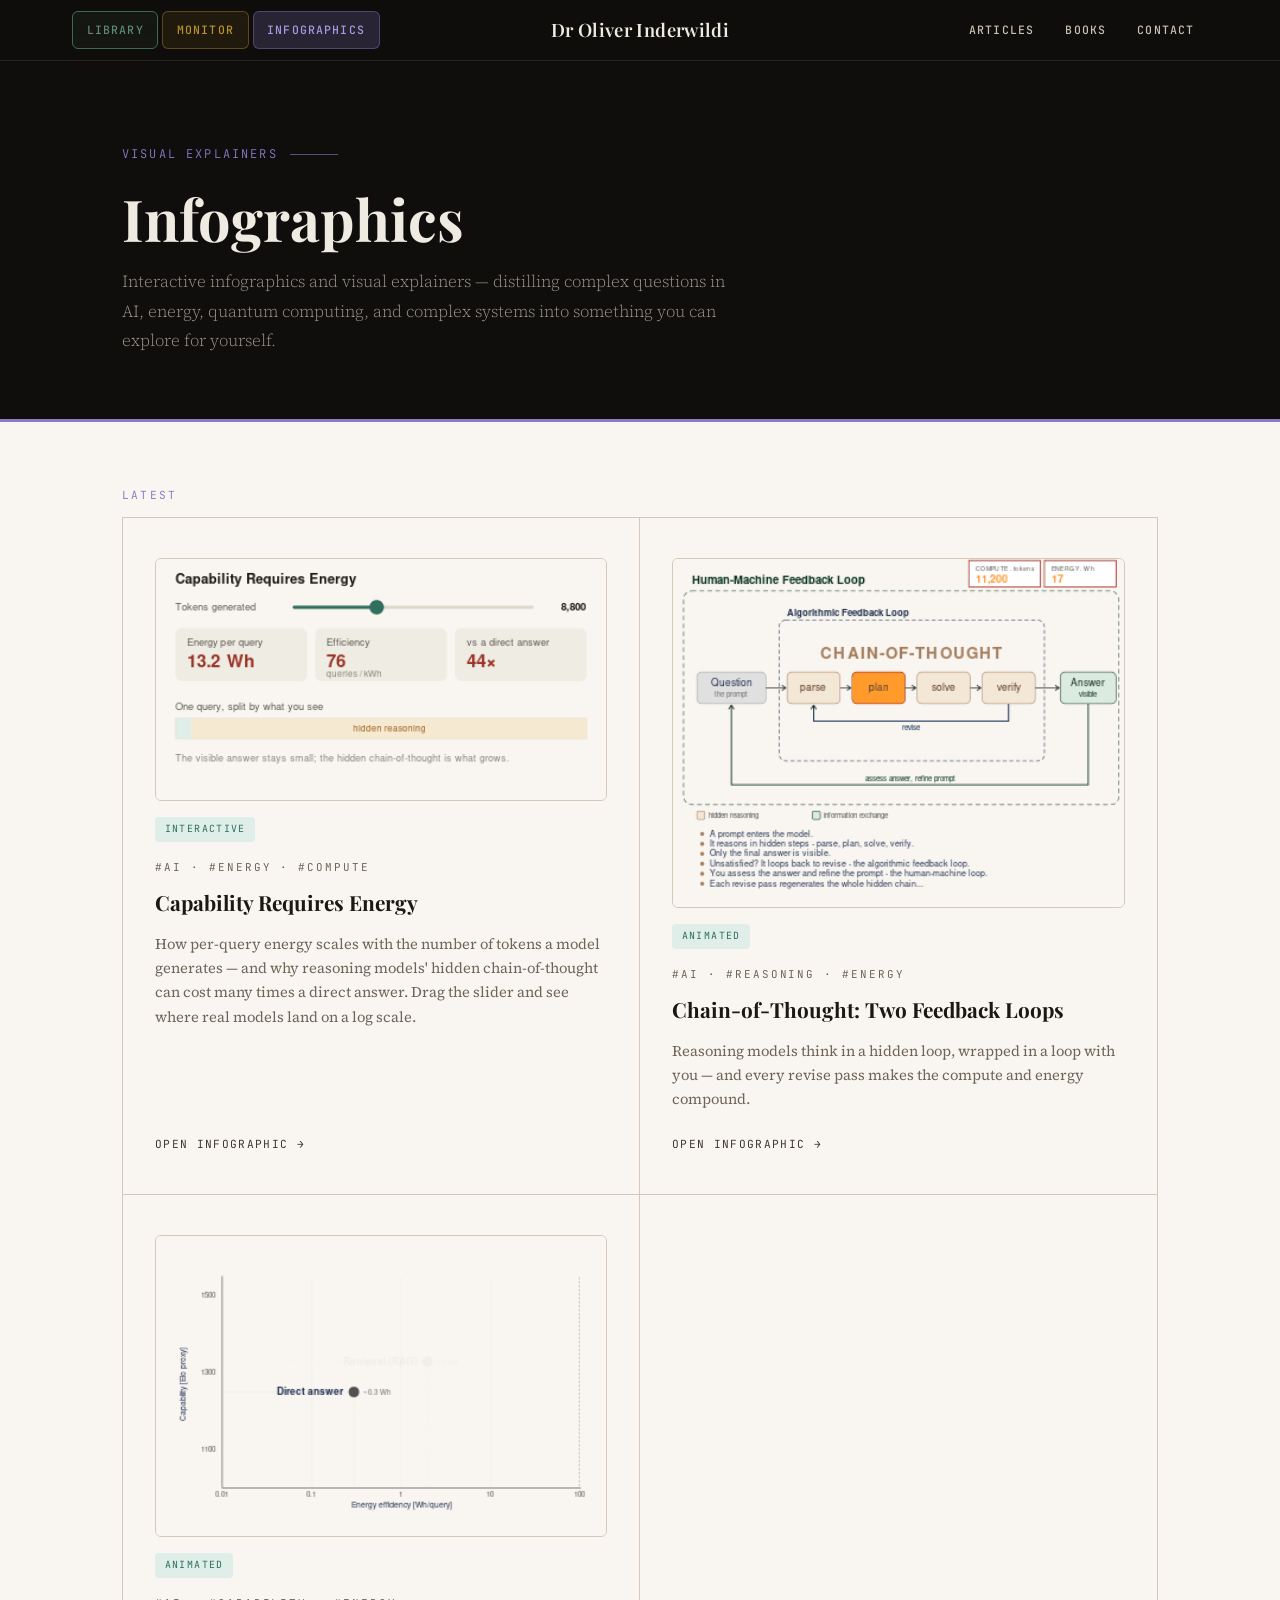
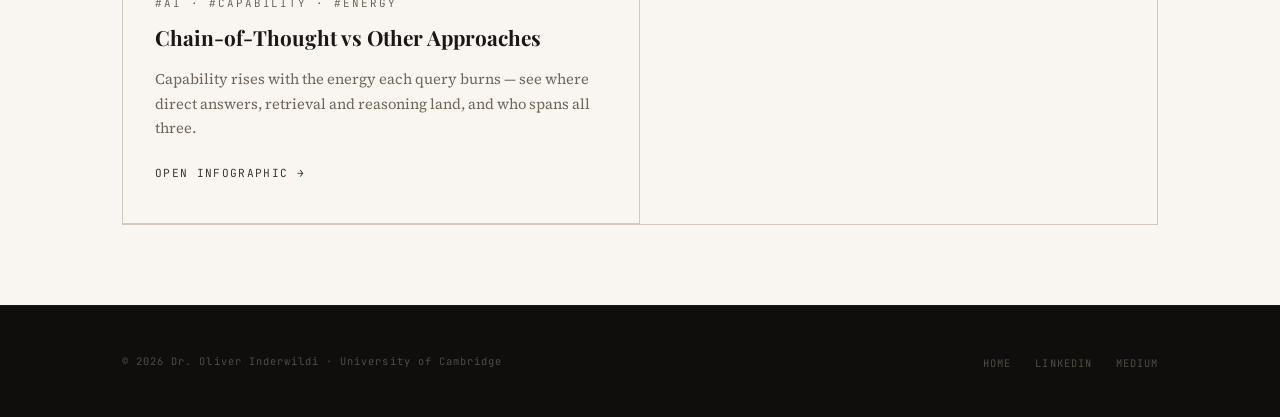
<file: index.html>
<!DOCTYPE html>
<html lang="en">
<head>
  <meta charset="UTF-8" />
  <meta name="viewport" content="width=device-width, initial-scale=1.0" />

  <title>Infographics | Dr. Oliver Inderwildi</title>
  <meta name="description" content="Interactive infographics and visual explainers by Dr. Oliver Inderwildi — on AI, energy, quantum computing, and complex systems." />
  <meta name="author" content="Oliver Inderwildi" />
  <link rel="canonical" href="https://oliverinderwildi.github.io/Infographics/" />

  <meta property="og:type" content="website" />
  <meta property="og:title" content="Infographics | Dr. Oliver Inderwildi" />
  <meta property="og:description" content="Interactive infographics and visual explainers on AI, energy, quantum computing, and complex systems." />
  <meta property="og:url" content="https://oliverinderwildi.github.io/Infographics/" />

  <link rel="icon" href="/favicon.ico" />

  <link rel="preconnect" href="https://fonts.googleapis.com" />
  <link rel="preconnect" href="https://fonts.gstatic.com" crossorigin />
  <link href="https://fonts.googleapis.com/css2?family=Playfair+Display:ital,wght@0,400;0,600;0,700;1,400;1,600&family=Source+Serif+4:ital,opsz,wght@0,8..60,300;0,8..60,400;0,8..60,600;1,8..60,300;1,8..60,400&family=JetBrains+Mono:wght@400;500&display=swap" rel="stylesheet" />

  <style>
:root {--ink:#1a1714;--ink-soft:#3d3830;--ink-muted:#6e6458;--ink-faint:#b0a898;--paper:#f9f6f1;--paper-warm:#f3ede3;--paper-deep:#e8ddf0;--rule:#d4c9b8;--gold:#b8922a;--gold-pale:#fdf6e3;--charcoal:#100e0c;--charcoal-mid:#1c1916;--charcoal-rim:#2a2520;--cream:#f0ebe2;--cream-dim:#c8bfb0;--info:#8a7bc8;}
*,*::before,*::after {box-sizing:border-box;margin:0;padding:0;}
html {scroll-behavior:smooth;}
body {font-family:'Source Serif 4',Georgia,serif;background:var(--paper);color:var(--ink);line-height:1.7;font-size:18px;-webkit-font-smoothing:antialiased;}
h1,h2,h3 {font-family:'Playfair Display',Georgia,serif;font-weight:700;line-height:1.15;}
.container {max-width:1100px;margin:0 auto;padding:0 2rem;}
/* ── Nav ── */
.site-nav{position:fixed;top:0;left:0;right:0;z-index:1000;background:rgba(16,14,12,0.92);backdrop-filter:blur(20px);-webkit-backdrop-filter:blur(20px);border-bottom:1px solid rgba(200,191,176,0.12);}
.nav-inner{max-width:1200px;margin:0 auto;padding:0 2rem;display:flex;align-items:center;justify-content:space-between;height:60px;}
.nav-left,.nav-right{display:flex;align-items:center;gap:0.25rem;}
.nav-center{position:absolute;left:50%;transform:translateX(-50%);}
.nav-center a{font-family:'Playfair Display',serif;font-size:1.15rem;font-weight:600;color:var(--cream);text-decoration:none;letter-spacing:0.02em;}
.nav-center a:hover{color:var(--gold);}
.nav-link{font-family:'JetBrains Mono',monospace;font-size:0.72rem;font-weight:500;letter-spacing:0.1em;text-transform:uppercase;color:var(--cream-dim);text-decoration:none;padding:0.5rem 0.85rem;border-radius:6px;transition:all .2s ease;}
.nav-link:hover{color:var(--cream);background:rgba(184,146,42,0.12);}
.nav-link.library{color:#5b8a72;border:1px solid #3d6b52;background:rgba(91,138,114,0.08);}
.nav-link.library:hover{background:rgba(91,138,114,0.18);color:#7dc4a0;}
.nav-link.monitor{color:var(--gold);border:1px solid rgba(184,146,42,0.4);background:rgba(184,146,42,0.1);}
.nav-link.monitor:hover{background:rgba(184,146,42,0.2);color:#d9b347;}
.nav-link.infographics{color:#8a7bc8;border:1px solid rgba(138,123,200,0.4);background:rgba(138,123,200,0.1);}
.nav-link.infographics:hover{background:rgba(138,123,200,0.2);color:#a899e0;}
.nav-link.infographics.active{color:#a899e0;background:rgba(138,123,200,0.22);}
/* ── Page header ── */
.page-hero{background:var(--charcoal);padding:9rem 0 4rem;border-bottom:3px solid var(--info);}
.page-hero .hero-eyebrow{font-family:'JetBrains Mono',monospace;font-size:0.75rem;letter-spacing:0.18em;text-transform:uppercase;color:var(--info);margin-bottom:1.25rem;display:flex;align-items:center;gap:0.75rem;}
.page-hero .hero-eyebrow::after{content:'';display:inline-block;width:3rem;height:1px;background:var(--info);opacity:0.6;}
.page-hero h1{font-size:clamp(2.4rem,5vw,3.6rem);color:var(--cream);margin-bottom:1rem;}
.page-hero p{font-size:1.05rem;font-weight:300;color:rgba(200,191,176,0.75);max-width:620px;line-height:1.75;}
/* ── Grid ── */
.info-section{padding:4rem 0 5rem;}
.section-label{font-family:'JetBrains Mono',monospace;font-size:0.7rem;letter-spacing:0.2em;text-transform:uppercase;color:var(--info);margin-bottom:0.75rem;}
.info-grid{display:grid;grid-template-columns:repeat(2,1fr);gap:0;border:1px solid var(--rule);}
.info-card{padding:2.5rem 2rem;border-right:1px solid var(--rule);border-bottom:1px solid var(--rule);background:var(--paper);transition:background 0.25s;position:relative;display:flex;flex-direction:column;text-decoration:none;color:inherit;}
.info-card:nth-child(2n){border-right:none;}
.info-card::before{content:'';position:absolute;top:0;left:0;right:0;height:3px;background:var(--info);transform:scaleX(0);transform-origin:left;transition:transform 0.3s ease;}
.info-card:hover{background:#f4f1fa;}
.info-card:hover::before{transform:scaleX(1);}
.card-tag{font-family:'JetBrains Mono',monospace;font-size:0.62rem;letter-spacing:0.14em;text-transform:uppercase;color:#2f6f5e;background:#dfeee8;padding:0.25rem 0.6rem;border-radius:4px;display:inline-block;margin-bottom:1rem;align-self:flex-start;}
.card-part{font-family:'JetBrains Mono',monospace;font-size:0.68rem;letter-spacing:0.18em;text-transform:uppercase;color:var(--ink-muted);margin-bottom:0.75rem;}
.card-title{font-family:'Playfair Display',serif;font-size:1.3rem;font-weight:700;color:var(--ink);line-height:1.3;margin-bottom:1rem;}
.card-excerpt{font-size:0.92rem;color:var(--ink-muted);line-height:1.65;flex:1;margin-bottom:1.5rem;}
.card-read{font-family:'JetBrains Mono',monospace;font-size:0.7rem;letter-spacing:0.12em;text-transform:uppercase;color:var(--ink-soft);display:flex;align-items:center;gap:0.5rem;}
.card-read::after{content:'\2192';transition:transform 0.2s;}
.info-card:hover .card-read::after{transform:translateX(4px);}
/* ── Footer ── */
.site-footer{background:var(--charcoal);border-top:1px solid rgba(255,255,255,0.05);padding:2.5rem 0;}
.footer-inner{display:flex;justify-content:space-between;align-items:center;flex-wrap:wrap;gap:1rem;}
.footer-copy{font-family:'JetBrains Mono',monospace;font-size:0.65rem;letter-spacing:0.1em;color:rgba(200,191,176,0.35);}
.footer-links{display:flex;gap:1.5rem;list-style:none;}
.footer-links a{font-family:'JetBrains Mono',monospace;font-size:0.65rem;letter-spacing:0.1em;text-transform:uppercase;color:rgba(200,191,176,0.35);text-decoration:none;transition:color 0.2s;}
.footer-links a:hover{color:rgba(200,191,176,0.7);}
@media (max-width:760px){.info-grid{grid-template-columns:1fr;}.info-card{border-right:none;}}
@media (max-width:600px){.site-nav{backdrop-filter:none;-webkit-backdrop-filter:none;background:var(--charcoal);}.nav-inner{flex-wrap:wrap;justify-content:center;gap:0.5rem;height:auto;padding:0.75rem 1rem;}.nav-center{position:static;transform:none;}.nav-right{display:none;}.footer-inner{flex-direction:column;text-align:center;}}
  </style>
</head>
<body>

  <nav class="site-nav">
    <div class="nav-inner">
      <div class="nav-left">
        <a href="/GoogleScholar/" class="nav-link library">Library</a>
        <a href="/Monitor/" class="nav-link monitor">Monitor</a>
        <a href="/Infographics/" class="nav-link infographics active">Infographics</a>
      </div>
      <div class="nav-center">
        <a href="https://oliverinderwildi.github.io/">Dr Oliver Inderwildi</a>
      </div>
      <div class="nav-right">
        <a href="https://oliverinderwildi.github.io/#series" class="nav-link">Articles</a>
        <a href="https://oliverinderwildi.github.io/#books" class="nav-link">Books</a>
        <a href="https://oliverinderwildi.github.io/#presence" class="nav-link">Contact</a>
      </div>
    </div>
  </nav>

  <header class="page-hero">
    <div class="container">
      <p class="hero-eyebrow">Visual Explainers</p>
      <h1>Infographics</h1>
      <p>Interactive infographics and visual explainers — distilling complex questions in AI, energy, quantum computing, and complex systems into something you can explore for yourself.</p>
    </div>
  </header>

  <section class="info-section">
    <div class="container">
      <p class="section-label">Latest</p>
      <div class="info-grid">
        <a href="LLM_compute_energy_explainer.html" class="info-card">
          <img src="llm_energy_teaser.gif" alt="Interactive slider: energy per query rising as tokens generated increase" loading="lazy" style="width:100%;height:auto;border:1px solid var(--rule);border-radius:6px;margin-bottom:1rem;" />
          <span class="card-tag">Interactive</span>
          <p class="card-part">#AI · #Energy · #Compute</p>
          <h3 class="card-title">Capability Requires Energy</h3>
          <p class="card-excerpt">How per-query energy scales with the number of tokens a model generates — and why reasoning models' hidden chain-of-thought can cost many times a direct answer. Drag the slider and see where real models land on a log scale.</p>
          <span class="card-read">Open Infographic</span>
        </a>
        <a href="chain_of_thought.html" class="info-card">
          <img src="cot_feedback_loops_teaser.gif" alt="Chain-of-thought feedback loops animation" loading="lazy" style="width:100%;height:auto;border:1px solid var(--rule);border-radius:6px;margin-bottom:1rem;" />
          <span class="card-tag">Animated</span>
          <p class="card-part">#AI · #Reasoning · #Energy</p>
          <h3 class="card-title">Chain-of-Thought: Two Feedback Loops</h3>
          <p class="card-excerpt">Reasoning models think in a hidden loop, wrapped in a loop with you — and every revise pass makes the compute and energy compound.</p>
          <span class="card-read">Open Infographic</span>
        </a>
        <a href="cot_vs_approaches.html" class="info-card">
          <img src="cot_energy_tradeoff_teaser.gif" alt="Capability versus energy scatter animation" loading="lazy" style="width:100%;height:auto;border:1px solid var(--rule);border-radius:6px;margin-bottom:1rem;" />
          <span class="card-tag">Animated</span>
          <p class="card-part">#AI · #Capability · #Energy</p>
          <h3 class="card-title">Chain-of-Thought vs Other Approaches</h3>
          <p class="card-excerpt">Capability rises with the energy each query burns — see where direct answers, retrieval and reasoning land, and who spans all three.</p>
          <span class="card-read">Open Infographic</span>
        </a>
      </div>
    </div>
  </section>

  <footer class="site-footer">
    <div class="container">
      <div class="footer-inner">
        <p class="footer-copy">&copy; 2026 Dr. Oliver Inderwildi · University of Cambridge</p>
        <ul class="footer-links">
          <li><a href="https://oliverinderwildi.github.io/">Home</a></li>
          <li><a href="https://www.linkedin.com/in/oliverinderwildi/" target="_blank" rel="noopener me">LinkedIn</a></li>
          <li><a href="https://medium.com/@oliverinderwildi" target="_blank" rel="noopener me">Medium</a></li>
        </ul>
      </div>
    </div>
  </footer>

</body>
</html>
</file>
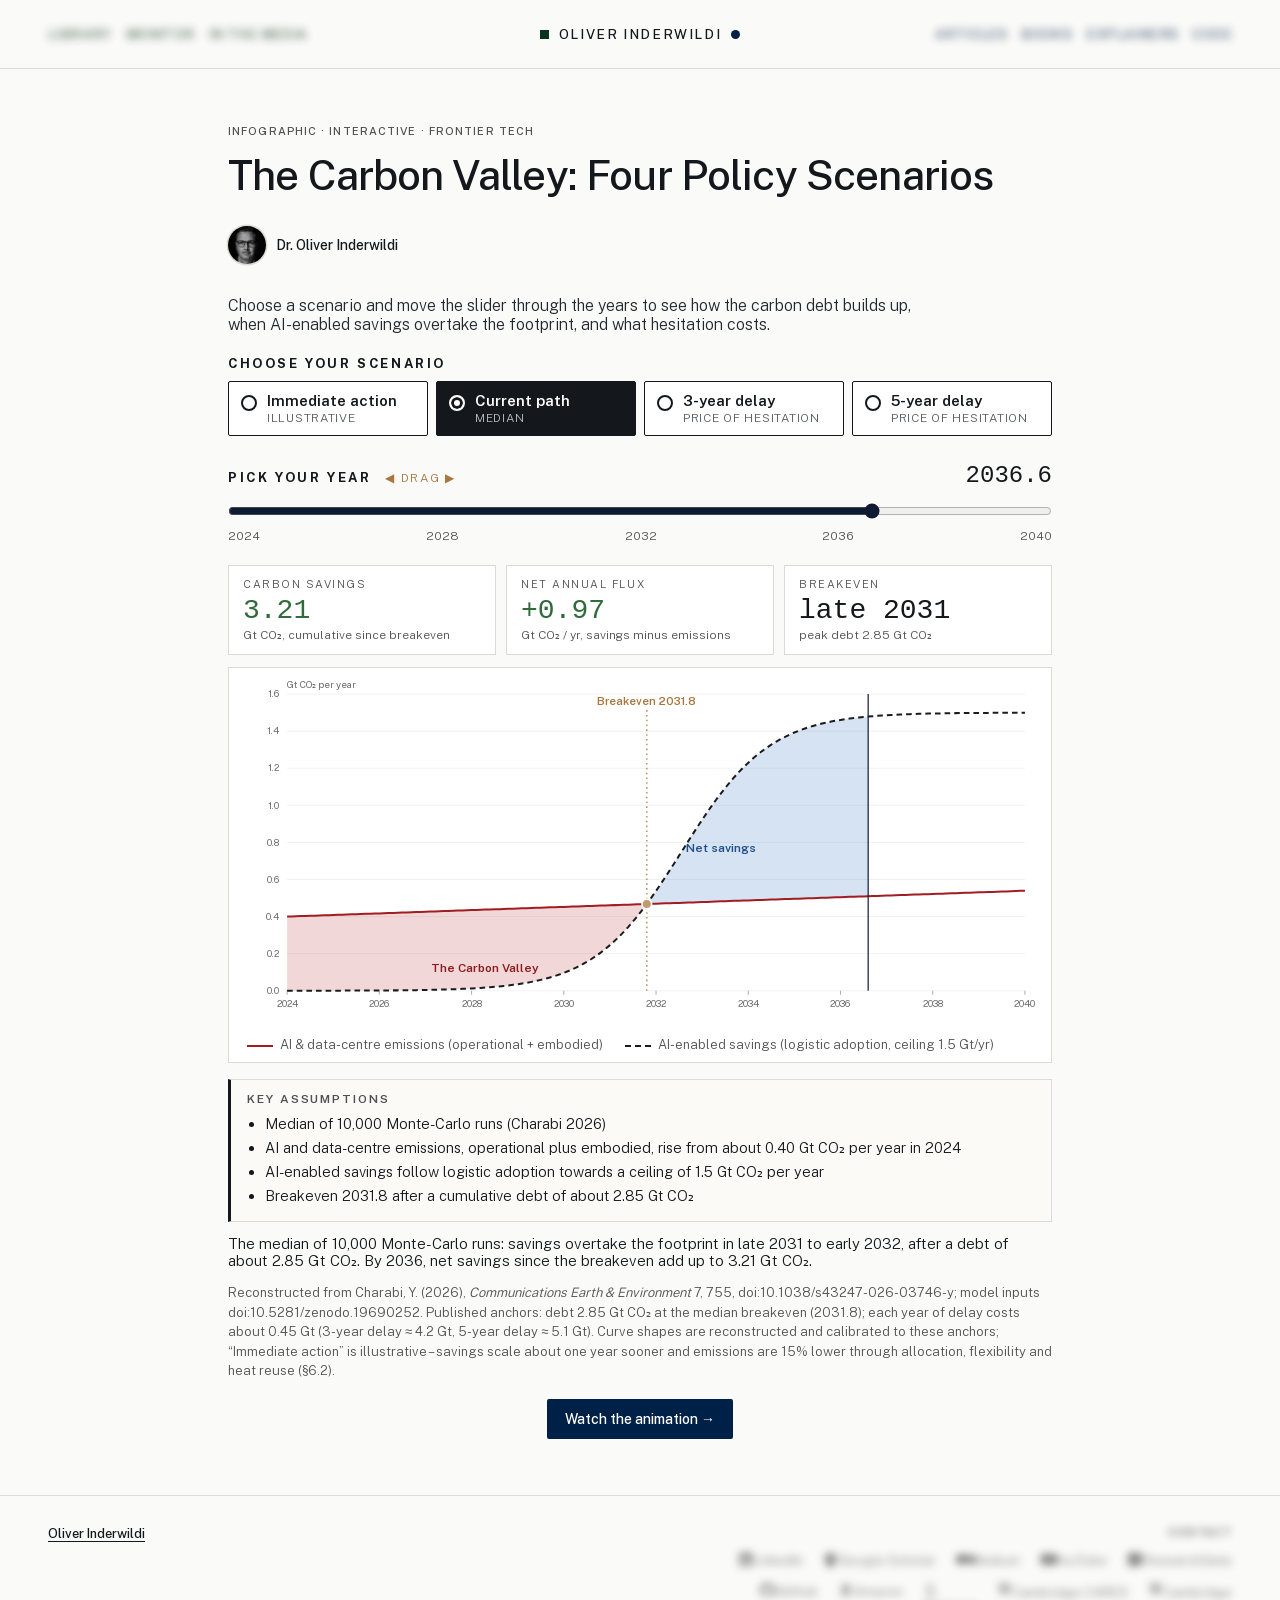
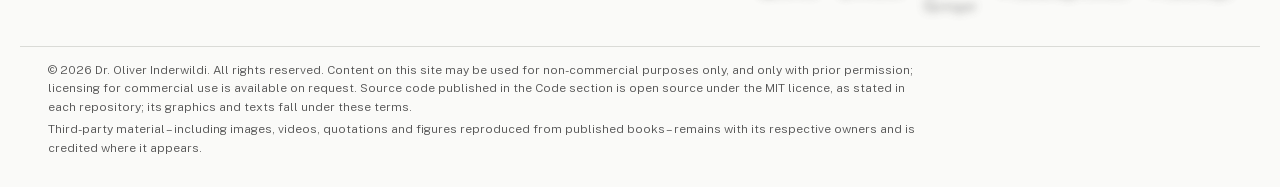
<file: carbon-valley-interactive.html>
<!DOCTYPE html>
<html lang="en">
<head>
  <meta charset="UTF-8">
  <meta name="viewport" content="width=device-width, initial-scale=1">
  <title>The Carbon Valley: Four Policy Scenarios (Interactive) | Dr. Oliver Inderwildi</title>
  <meta name="description" content="The Carbon Valley, interactive: choose between four policy scenarios – immediate action, the current path, a 3-year and a 5-year delay – and see how the carbon debt of AI and data centres builds up and when savings overtake it.">
  <meta name="author" content="Oliver Inderwildi">
  <link rel="canonical" href="https://oliverinderwildi.github.io/Infographics/carbon-valley-interactive.html">
  <meta property="og:title" content="The Carbon Valley: Four Policy Scenarios">
  <meta property="og:description" content="The Carbon Valley, interactive: choose between four policy scenarios – immediate action, the current path, a 3-year and a 5-year delay – and see how the carbon debt of AI and data centres builds up and when savings overtake it.">
  <meta property="og:url" content="https://oliverinderwildi.github.io/Infographics/carbon-valley-interactive.html">
  <meta property="og:image" content="https://oliverinderwildi.github.io/Infographics/carbon-valley/carbon_valley_poster.jpg?v=20261108">
  <link rel="icon" href="/favicon.ico">
  <link rel="preload" href="carbon-valley/site/fonts/PublicSans-latin.woff2" as="font" type="font/woff2" crossorigin>
  <link rel="stylesheet" href="https://cdnjs.cloudflare.com/ajax/libs/font-awesome/6.5.2/css/all.min.css">
  <link rel="stylesheet" href="carbon-valley/site/css/heritage-tokens.css">
  <link rel="stylesheet" href="carbon-valley/site/css/site.css?v=20261108">
<style>
/* pre-launch: navigation blurred until the companion site goes live */
.nav-l,.nav-r,.foot-contact,.burger{filter:blur(4px);pointer-events:none;user-select:none;opacity:.75}
.brand,.foot-name{pointer-events:none;cursor:default}
@media (max-width:900px){.burger{display:none!important}}
</style>
</head>
<body>
<svg width="0" height="0" style="position:absolute" aria-hidden="true"><symbol id="crest" viewBox="0 0 16 16"><clipPath id="crest-clip"><path d="M2.5 1.5h11v5.9c0 3.4-2.4 5.8-5.5 7.1-3.1-1.3-5.5-3.7-5.5-7.1z"/></clipPath><g clip-path="url(#crest-clip)"><path d="M0 0H6.9V5.9H0z M9.1 0H16V5.9H9.1z M0 8.1H6.9V16H0z M9.1 8.1H16V16H9.1z"/><circle cx="8" cy="7" r="1.1"/></g></symbol></svg>
<a class="skip" href="#main">Skip to content</a>
<nav class="nav" aria-label="Main">
  <div class="nav-in">
    <div class="nav-l"><span >Library</span><span >Monitor</span><div class="dd"><span >In the media</span><div class="dd-menu"><span >Interviews</span><span >Lectures</span><span >Podcasts</span><span >Videos</span></div></div></div>
    <span class="brand"><span class="sq"></span><span>Oliver Inderwildi</span><span class="ci"></span></span>
    <div class="nav-r"><div class="dd"><span >Articles</span><div class="dd-menu"><span >Popular</span><span >Academic</span></div></div><span >Books</span><div class="dd"><span  aria-current="page">Explainers</span><div class="dd-menu"><span >Infographics</span><span >Briefings</span></div></div><span >Code</span></div>
    <button class="burger" type="button" aria-expanded="false" aria-controls="mnav"><span></span><span></span><span></span><span class="sr">Menu</span></button>
  </div>
</nav>

<main id="main">
<article class="wrap inf-page">
  <header class="page-head">
    <span class="eyebrow">Infographic · Interactive · Frontier Tech</span>
    <h1 class="page-title">The Carbon Valley: Four Policy Scenarios</h1>
    <span class="by-oi"><img src="carbon-valley/site/img/avatar.jpg" alt="Dr. Oliver Inderwildi" width="24" height="24">Dr. Oliver Inderwildi</span>
  </header>
  <section class="cvi" id="interactive" aria-labelledby="cvi-h">
  <div class="cvi-head"><p class="cvi-lead">Choose a scenario and move the slider through the years to see how the carbon debt builds up, when AI-enabled savings overtake the footprint, and what hesitation costs.</p></div>
  <p class="cvi-label" id="cvi-choose">Choose your scenario</p>
  <div class="cvi-tabs" role="radiogroup" aria-labelledby="cvi-choose" aria-label="Policy scenario">
    <button type="button" role="radio" class="cvi-tab" data-s="0" aria-checked="false"><i class="cvi-dot"></i><b>Immediate action</b><span>illustrative</span></button>
    <button type="button" role="radio" class="cvi-tab on" data-s="1" aria-checked="true"><i class="cvi-dot"></i><b>Current path</b><span>median</span></button>
    <button type="button" role="radio" class="cvi-tab" data-s="2" aria-checked="false"><i class="cvi-dot"></i><b>3-year delay</b><span>price of hesitation</span></button>
    <button type="button" role="radio" class="cvi-tab" data-s="3" aria-checked="false"><i class="cvi-dot"></i><b>5-year delay</b><span>price of hesitation</span></button>
  </div>
  <div class="cvi-slider">
    <div class="cvi-sl-head"><span class="cvi-label">Pick your year</span><span class="cvi-drag" aria-hidden="true">◀ drag ▶</span><output id="cvi-out">2033</output></div>
    <input type="range" id="cvi-range" min="2024" max="2040" step="0.1" value="2033" aria-label="Year">
    <div class="cvi-ticks" aria-hidden="true"><span>2024</span><span>2028</span><span>2032</span><span>2036</span><span>2040</span></div>
  </div>
  <div class="cvi-kpis">
    <div class="cvi-kpi"><span class="k" id="cvi-debt-k">Carbon debt</span><span class="v" id="cvi-debt">–</span><span class="u" id="cvi-debt-u">Gt CO₂, cumulative</span></div>
    <div class="cvi-kpi"><span class="k">Net annual flux</span><span class="v" id="cvi-flux">–</span><span class="u">Gt CO₂ / yr, savings minus emissions</span></div>
    <div class="cvi-kpi"><span class="k">Breakeven</span><span class="v" id="cvi-be">–</span><span class="u" id="cvi-peak">peak debt –</span></div>
  </div>
  <div class="cvi-chart">
    <svg id="cvi-svg" viewBox="0 0 1000 440" role="img" aria-label="Chart: annual emissions of AI and data centres against AI-enabled savings, 2024 to 2040, for the selected scenario">
      <g id="cvi-grid"></g>
      <path id="cvi-debtfill" fill="rgba(178,34,34,.18)"/>
      <path id="cvi-savefill" fill="rgba(70,130,200,.22)"/>
      <path id="cvi-base-s" fill="none" stroke="#9aa3ad" stroke-width="1.5" stroke-dasharray="3 4"/>
      <path id="cvi-e" fill="none" stroke="#a11d22" stroke-width="2.5"/>
      <path id="cvi-s" fill="none" stroke="#1c1c1c" stroke-width="2.5" stroke-dasharray="7 5"/>
      <line id="cvi-yr" y1="20" y2="390" stroke="#0f1b33" stroke-width="1.5"/>
      <g id="cvi-bem"><line id="cvi-bel" y1="40" y2="390" stroke="#c49a6c" stroke-width="2" stroke-dasharray="2 4"/><circle id="cvi-bec" r="6" fill="#c49a6c" stroke="#fff" stroke-width="2"/><text id="cvi-bet" y="34" text-anchor="middle" class="cvi-lbl gold"></text></g>
      <text id="cvi-vl" class="cvi-lbl red" text-anchor="middle">The Carbon Valley</text>
      <text id="cvi-ns" class="cvi-lbl blue" text-anchor="middle">Net savings</text>
    </svg>
    <div class="cvi-legend"><span><i class="ln red"></i>AI &amp; data-centre emissions (operational + embodied)</span><span><i class="ln dash"></i>AI-enabled savings (logistic adoption, ceiling 1.5 Gt/yr)</span><span class="cvi-legbase"><i class="ln grey"></i>Savings on the current path, for comparison</span></div>
  </div>
  <div class="cvi-assume" id="cvi-assume" aria-live="polite"></div>
  <p class="cvi-note" id="cvi-note"></p>
  <p class="cvi-src">Reconstructed from Charabi, Y. (2026), <em>Communications Earth &amp; Environment</em> 7, 755, <a href="https://doi.org/10.1038/s43247-026-03746-y" rel="noopener" target="_blank">doi:10.1038/s43247-026-03746-y</a>; model inputs <a href="https://doi.org/10.5281/zenodo.19690252" rel="noopener" target="_blank">doi:10.5281/zenodo.19690252</a>. Published anchors: debt 2.85 Gt CO₂ at the median breakeven (2031.8); each year of delay costs about 0.45 Gt (3-year delay ≈ 4.2 Gt, 5-year delay ≈ 5.1 Gt). Curve shapes are reconstructed and calibrated to these anchors; “Immediate action” is illustrative – savings scale about one year sooner and emissions are 15% lower through allocation, flexibility and heat reuse (§6.2).</p>
</section>
<style>
.cvi{margin:1.5rem 0 1rem}
.cvi-head h2{font-weight:500;font-size:clamp(24px,2.8vw,32px);letter-spacing:-.02em;margin:.3rem 0 .6rem}
.cvi-lead{max-width:720px;color:var(--body,#333);margin:0 0 1.4rem}
.cvi-tabs{display:grid;grid-template-columns:repeat(4,1fr);gap:8px;margin-bottom:1.6rem}
.cvi-tab{font:inherit;text-align:left;cursor:pointer;background:#fff;border:1.5px solid var(--ink,#1c1c1c);border-radius:2px;padding:10px 12px;display:flex;flex-direction:column;gap:2px;color:var(--ink,#1c1c1c);transition:background .2s,color .2s}
.cvi-tab b{font-weight:600;font-size:15px}.cvi-tab span{font-size:12px;letter-spacing:.06em;text-transform:uppercase;opacity:.7}
.cvi-tab:hover{background:#f3f1ec}.cvi-tab.on{background:var(--ink,#1c1c1c);color:#fff}
.cvi-kpis{display:grid;grid-template-columns:repeat(3,1fr);gap:10px;margin-bottom:.8rem}
.cvi-kpi{border:1px solid var(--rule,#ddd);background:#fff;padding:12px 14px;display:flex;flex-direction:column}
.cvi-kpi .k{font-size:11px;letter-spacing:.14em;text-transform:uppercase;color:var(--muted,#6b6b6b)}
.cvi-kpi .v{font-family:ui-monospace,SFMono-Regular,Menlo,monospace;font-size:28px;line-height:1.2;margin-top:4px}
.cvi-kpi .u{font-size:12px;color:var(--muted,#6b6b6b)}
.cvi-kpi .v.neg{color:#a11d22}.cvi-kpi .v.pos{color:#2f6b3b}
.cvi-chart{background:#fff;border:1px solid var(--rule,#ddd);padding:10px 10px 6px}
.cvi-chart svg{display:block;width:100%;height:auto}
.cvi-lbl{font:600 15px var(--font-body,system-ui,sans-serif)}.cvi-lbl.red{fill:#8a1c1f}.cvi-lbl.blue{fill:#1f4f86}.cvi-lbl.gold{fill:#a8763e;font-size:14px}
.cvi-ax{font:12px var(--font-body,system-ui,sans-serif);fill:#6b6b6b}
.cvi-legend{display:flex;flex-wrap:wrap;gap:6px 22px;font-size:13px;color:var(--muted,#6b6b6b);padding:6px 8px 4px}
.cvi-legend i.ln{display:inline-block;width:26px;height:0;border-top:2.5px solid #a11d22;vertical-align:middle;margin-right:7px}
.cvi-legend i.dash{border-top:2.5px dashed #1c1c1c}.cvi-legend i.grey{border-top:2px dotted #9aa3ad}
.cvi-slider label{font-size:14px;letter-spacing:.06em;text-transform:uppercase;color:var(--muted,#6b6b6b)}
.cvi-slider output{font-family:ui-monospace,Menlo,monospace;font-size:20px;color:var(--ink,#1c1c1c);margin-left:8px;letter-spacing:0}
.cvi-slider input{width:100%;accent-color:#0f1b33;margin:8px 0 2px}
.cvi-label{display:block;font-size:13px;font-weight:700;letter-spacing:.2em;text-transform:uppercase;color:var(--ink,#1c1c1c);margin:0 0 .6rem}
.cvi-tab{position:relative;padding-left:38px}
.cvi-dot{position:absolute;left:12px;top:13px;width:16px;height:16px;border-radius:50%;border:2px solid currentColor;box-sizing:border-box}
.cvi-tab.on .cvi-dot{background:#fff;box-shadow:inset 0 0 0 3px var(--ink,#1c1c1c)}
.cvi-tab:not(.on):hover{transform:translateY(-2px);box-shadow:0 4px 12px rgba(0,0,0,.08)}
.cvi-tabs.cvi-hint .cvi-tab:not(.on){animation:cviPulse 1.2s ease 2}
@keyframes cviPulse{50%{background:#efe9dd}}
.cvi-assume{border:1px solid var(--rule,#ddd);border-left:3px solid var(--ink,#1c1c1c);background:#fbfaf7;padding:12px 16px;margin:1rem 0 .4rem}
.cvi-assume h4{margin:0 0 .4rem;font-size:12px;letter-spacing:.16em;text-transform:uppercase;color:var(--muted,#6b6b6b);font-weight:600}
.cvi-assume ul{margin:0;padding-left:1.1rem;font-size:14.5px;line-height:1.5}
.cvi-assume li{margin:.15rem 0}
.cvi-slider{margin:0 0 1.4rem}
.cvi-sl-head{display:flex;align-items:baseline;gap:14px}
.cvi-sl-head .cvi-label{margin:0}
.cvi-drag{font-size:12px;letter-spacing:.14em;text-transform:uppercase;color:#a8763e;transition:opacity .4s}
.cvi-slider.used .cvi-drag{opacity:0}
.cvi-slider output{margin-left:auto;font-size:24px}
.cvi-slider input{height:28px;cursor:pointer}
.cvi-ticks{display:flex;justify-content:space-between;font-size:12px;color:var(--muted,#6b6b6b)}
.cvi-note{font-size:15px;margin:.8rem 0;min-height:1.5em}
.cvi-src{font-size:13px;color:var(--muted,#6b6b6b);line-height:1.5}
.cvi-src a{color:inherit}
@media (max-width:760px){.cvi-tabs{grid-template-columns:1fr 1fr}.cvi-tab{padding-left:34px}.cvi-dot{left:10px}.cvi-assume ul{font-size:13.5px}.cvi-kpis{gap:6px}.cvi-kpi{padding:8px}.cvi-kpi .k{font-size:9px;letter-spacing:.08em}.cvi-kpi .v{font-size:17px}.cvi-kpi .u{font-size:10px}.cvi-ax{font-size:20px}.cvi-lbl{font-size:22px}}
</style>
<script>
(function(){
var E0=0.40,SL=(0.468-0.40)/7.8,K=1.0477535,T0=2031.8+Math.log(0.688/0.312)/K;
var SC=[{d:-1,m:0.85,n:'Illustrative: immediate action on the four levers – allocation, flexibility and heat reuse, compute as R&D, monitoring and reversibility – brings savings forward and trims the footprint.'},
        {d:0,m:1,n:'The median of 10,000 Monte-Carlo runs: savings overtake the footprint in late 2031 to early 2032, after a debt of about 2.85 Gt CO₂.'},
        {d:2.8095,m:1,n:'Each year of hesitation adds about 0.45 Gt: a three-year delay deepens the valley to about 4.2 Gt CO₂.'},
        {d:4.6054,m:1,n:'A five-year delay deepens the valley to about 5.1 Gt CO₂ and pushes the breakeven towards the late 2030s.'}];
var X0=2024,X1=2040,Y1=1.6,L=60,R=980,T=20,B=390;
function x(t){return L+(t-X0)/(X1-X0)*(R-L)} function y(v){return B-v/Y1*(B-T)}
function E(t,s){return s.m*(E0+SL*(t-2024))} function S(t,s){return 1.5/(1+Math.exp(-K*(t-T0-s.d)))}
function be(s){var a=2024.01,b=2060;for(var i=0;i<60;i++){var c=(a+b)/2;if(S(c,s)-E(c,s)>0)b=c;else a=c}return (a+b)/2}
function integ(s,a,b){if(b<=a)return 0;var n=400,h=(b-a)/n,sum=0;for(var i=0;i<=n;i++){var t=a+i*h,f=E(t,s)-S(t,s);sum+=(i==0||i==n?.5:1)*f}return sum*h}
function path(f){var d='';for(var t=X0;t<=X1+1e-9;t+=0.1){d+=(d?'L':'M')+x(t).toFixed(1)+','+y(Math.max(0,Math.min(Y1,f(t)))).toFixed(1)}return d}
function area(f,g,a,b){if(b<=a)return '';var d='',t;for(t=a;t<=b+1e-9;t+=0.05)d+=(d?'L':'M')+x(t).toFixed(1)+','+y(Math.min(Y1,f(t))).toFixed(1);for(t=b;t>=a-1e-9;t-=0.05)d+='L'+x(t).toFixed(1)+','+y(Math.min(Y1,g(t))).toFixed(1);return d+'Z'}
var g=document.getElementById('cvi-grid'),ns='http://www.w3.org/2000/svg',h='';
for(var v=0;v<=1.6001;v+=0.2){h+='<line x1="'+L+'" x2="'+R+'" y1="'+y(v)+'" y2="'+y(v)+'" stroke="#eee"/><text class="cvi-ax" x="'+(L-10)+'" y="'+(y(v)+4)+'" text-anchor="end">'+v.toFixed(1)+'</text>'}
for(var yr=2024;yr<=2040;yr+=2){h+='<text class="cvi-ax" x="'+x(yr)+'" y="'+(B+20)+'" text-anchor="middle">'+yr+'</text><line x1="'+x(yr)+'" x2="'+x(yr)+'" y1="'+B+'" y2="'+(B+5)+'" stroke="#999"/>'}
h+='<text class="cvi-ax" x="'+L+'" y="12">Gt CO₂ per year</text>';g.innerHTML=h;
var $=function(i){return document.getElementById(i)},cur={d:0,m:1},idx=1,anim=null;
function fmt(t){var yv=Math.floor(t),f=t-yv;return f<0.25?'early '+yv:f<0.5?'mid '+yv:f<0.75?'mid–late '+yv:'late '+yv}
function draw(){var s=cur,Y=+$('cvi-range').value,b=be(s);
 $('cvi-out').textContent=Y.toFixed(1).replace('.0','');
 $('cvi-e').setAttribute('d',path(function(t){return E(t,s)}));
 $('cvi-s').setAttribute('d',path(function(t){return S(t,s)}));
 $('cvi-base-s').setAttribute('d',idx==1?'':path(function(t){return S(t,SC[1])}));
 document.querySelector('.cvi-legbase').style.display=idx==1?'none':'';
 var up=Math.min(Y,b);
 $('cvi-debtfill').setAttribute('d',area(function(t){return E(t,s)},function(t){return S(t,s)},X0,up));
 $('cvi-savefill').setAttribute('d',Y>b?area(function(t){return S(t,s)},function(t){return E(t,s)},b,Math.min(Y,X1)):'');
 $('cvi-yr').setAttribute('x1',x(Y));$('cvi-yr').setAttribute('x2',x(Y));
 var bx=x(b),by=y(E(b,s)),show=b<=X1;$('cvi-bem').style.display=show?'':'none';
 $('cvi-bel').setAttribute('x1',bx);$('cvi-bel').setAttribute('x2',bx);$('cvi-bec').setAttribute('cx',bx);$('cvi-bec').setAttribute('cy',by);
 $('cvi-bet').setAttribute('x',Math.min(R-70,Math.max(L+70,bx)));$('cvi-bet').textContent='Breakeven '+b.toFixed(1);
 var mid=X0+(b-X0)*0.55;$('cvi-vl').setAttribute('x',x(mid));$('cvi-vl').setAttribute('y',y((E(mid,s)+S(mid,s))/2*0.55)+5);
 $('cvi-vl').style.opacity=Y>X0+1?1:0;
 var nx=b+1.6;$('cvi-ns').setAttribute('x',x(nx));$('cvi-ns').setAttribute('y',y((E(nx,s)+S(nx,s))/2)+5);$('cvi-ns').style.opacity=(Y>b+1&&nx<X1)?1:0;
 var peak=integ(s,X0,b),debt=Y<b?integ(s,X0,Y):peak,flux=S(Y,s)-E(Y,s);
 var dv=$('cvi-debt');if(Y<=b){dv.textContent=debt.toFixed(2);dv.className='v neg';$('cvi-debt-k').textContent='Carbon debt';$('cvi-debt-u').textContent='Gt CO₂, cumulative'}
 else{var sv=-integ(s,b,Y);dv.textContent=sv.toFixed(2);dv.className='v pos';$('cvi-debt-k').textContent='Carbon savings';$('cvi-debt-u').textContent='Gt CO₂, cumulative since breakeven'}
 var f=$('cvi-flux');var fz=Math.abs(flux)<0.005;f.textContent=fz?'0.00':(flux>0?'+':'')+flux.toFixed(2);f.className='v '+(fz?'':flux>0?'pos':'neg');
 $('cvi-be').textContent=fmt(b);$('cvi-peak').textContent='peak debt '+peak.toFixed(2)+' Gt CO₂';
 var note=SC[idx].n;if(Y>b+0.05){var rep=-integ(s,b,Y);note+=' By '+Math.floor(Y)+', net savings since the breakeven add up to '+rep.toFixed(2)+' Gt CO₂.'}
 $('cvi-note').textContent=note;}
var AS=[['Illustrative – not a published model run','AI-enabled savings scale about one year sooner than on the current path','Footprint about 15% lower through allocation, flexibility and heat reuse (§6.2)','Same savings ceiling of 1.5 Gt CO₂ per year'],
 ['Median of 10,000 Monte-Carlo runs (Charabi 2026)','AI and data-centre emissions, operational plus embodied, rise from about 0.40 Gt CO₂ per year in 2024','AI-enabled savings follow logistic adoption towards a ceiling of 1.5 Gt CO₂ per year','Breakeven 2031.8 after a cumulative debt of about 2.85 Gt CO₂'],
 ['Same footprint as the current path','AI-enabled savings are deployed about three years later','Each year of hesitation adds about 0.45 Gt CO₂ to the debt','Calibrated to the published debt of about 4.2 Gt CO₂'],
 ['Same footprint as the current path','AI-enabled savings are deployed about five years later','Each year of hesitation adds about 0.45 Gt CO₂ to the debt','Calibrated to the published debt of about 5.1 Gt CO₂']];
function assume(i){$('cvi-assume').innerHTML='<h4>Key assumptions</h4><ul>'+AS[i].map(function(t){return '<li>'+t+'</li>'}).join('')+'</ul>'}
function go(i){idx=i;assume(i);var from={d:cur.d,m:cur.m},to=SC[i],t0=performance.now(),D=reduce?0:600;
 document.querySelectorAll('.cvi-tab').forEach(function(b){var on=+b.dataset.s===i;b.classList.toggle('on',on);b.setAttribute('aria-checked',on)});
 if(anim)cancelAnimationFrame(anim);
 (function step(n){var p=D?Math.min(1,(n-t0)/D):1,e=p<.5?2*p*p:1-Math.pow(-2*p+2,2)/2;cur={d:from.d+(to.d-from.d)*e,m:from.m+(to.m-from.m)*e};draw();if(p<1)anim=requestAnimationFrame(step)})(t0);}
var reduce=matchMedia('(prefers-reduced-motion: reduce)').matches;
document.querySelectorAll('.cvi-tab').forEach(function(b){b.addEventListener('click',function(){go(+b.dataset.s)})});
$('cvi-range').addEventListener('input',draw);assume(1);draw();
var rg=$('cvi-range'),sl=document.querySelector('.cvi-slider'),touched=false,hintRaf=null;
function stopHint(){touched=true;sl.classList.add('used');if(hintRaf)cancelAnimationFrame(hintRaf)}
rg.addEventListener('pointerdown',stopHint);rg.addEventListener('keydown',stopHint);rg.addEventListener('input',function(){sl.classList.add('used')});
document.querySelector('.cvi-tabs').addEventListener('click',function(){this.classList.remove('cvi-hint')});
function demo(){if(reduce||touched)return;document.querySelector('.cvi-tabs').classList.add('cvi-hint');
 var keys=[[0,2033],[1100,2037],[2700,2029],[3700,2033]],t0=performance.now();
 (function st(n){if(touched)return;var t=n-t0,k=1;while(k<keys.length-1&&t>keys[k][0])k++;var a=keys[k-1],b=keys[k],p=Math.max(0,Math.min(1,(t-a[0])/(b[0]-a[0]))),e=p<.5?2*p*p:1-Math.pow(-2*p+2,2)/2;
  rg.value=(a[1]+(b[1]-a[1])*e).toFixed(1);draw();if(t<keys[keys.length-1][0])hintRaf=requestAnimationFrame(st);else{rg.value=2033;draw()}})(t0);}
if('IntersectionObserver' in window){var io=new IntersectionObserver(function(es){if(es[0].isIntersecting){io.disconnect();setTimeout(demo,600)}},{threshold:.6});io.observe(sl)}else setTimeout(demo,800);

})();
</script>

  <div class="pub-btns inf-links"><a class="btn btn-solid" href="carbon-valley.html">Watch the animation →</a></div>
</article>
</main>
<footer class="foot" id="contact">
  <div class="foot-in">
    <div class="foot-about">
      <strong><span class="foot-name" >Oliver Inderwildi</span></strong>
    </div>
    <div class="foot-contact">
      <span class="foot-label">Contact</span>
      <div class="foot-links"><span  rel="me"><i class="fa-brands fa-linkedin"></i><span>LinkedIn</span></span><span  rel="me"><i class="fa-brands fa-google-scholar"></i><span>Google Scholar</span></span><span  rel="me"><i class="fa-brands fa-medium"></i><span>Medium</span></span><span  rel="me"><i class="fa-brands fa-youtube"></i><span>YouTube</span></span><span  rel="me"><i class="fa-brands fa-researchgate"></i><span>ResearchGate</span></span><span  rel="me"><i class="fa-brands fa-github"></i><span>GitHub</span></span><span  rel="me"><i class="fa-brands fa-amazon"></i><span>Amazon</span></span><span  rel="me"><img src="carbon-valley/site/img/logo-springer-knight.png" alt="Springer" width="15" height="15"><span>Springer</span></span><span  rel="me"><svg class="crest" aria-hidden="true"><use href="#crest"/></svg><span>Cambridge CARES</span></span><span  rel="me"><svg class="crest" aria-hidden="true"><use href="#crest"/></svg><span>Cambridge</span></span></div>
    </div>
  </div>
  <div class="foot-legal"><p>© 2026 Dr. Oliver Inderwildi. All rights reserved. Content on this site may be used for non-commercial purposes only, and only with prior permission; licensing for commercial use is available on request. Source code published in the Code section is open source under the MIT licence, as stated in each repository; its graphics and texts fall under these terms.</p><p>Third-party material – including images, videos, quotations and figures reproduced from published books – remains with its respective owners and is credited where it appears.</p></div>
</footer>
<script data-goatcounter="https://oridw.goatcounter.com/count" async src="//gc.zgo.at/count.js"></script>
</body>
</html>
</file>
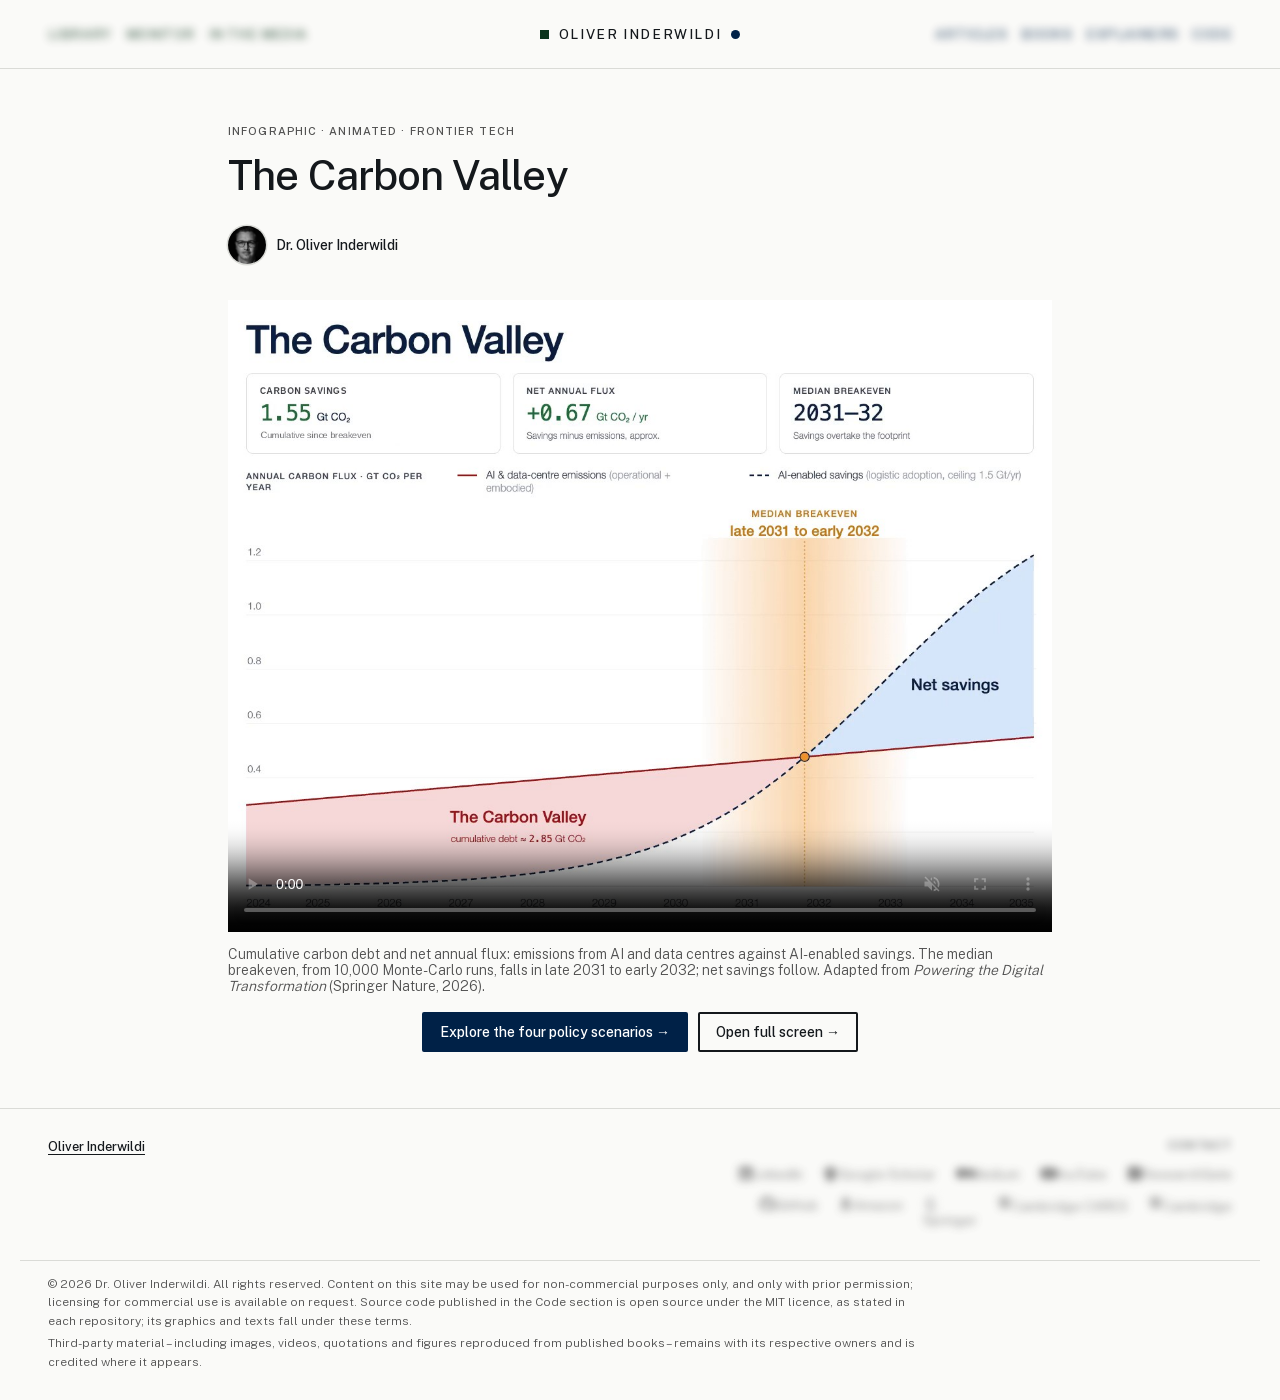
<file: carbon-valley.html>
<!DOCTYPE html>
<html lang="en">
<head>
  <meta charset="UTF-8">
  <meta name="viewport" content="width=device-width, initial-scale=1">
  <title>The Carbon Valley | Dr. Oliver Inderwildi</title>
  <meta name="description" content="The Carbon Valley: AI and data-centre emissions build up a carbon debt before AI-enabled savings pay it back – median breakeven late 2031 to early 2032.">
  <meta name="author" content="Oliver Inderwildi">
  <link rel="canonical" href="https://oliverinderwildi.github.io/Infographics/carbon-valley.html">
  <meta property="og:title" content="The Carbon Valley">
  <meta property="og:description" content="The Carbon Valley: AI and data-centre emissions build up a carbon debt before AI-enabled savings pay it back – median breakeven late 2031 to early 2032.">
  <meta property="og:url" content="https://oliverinderwildi.github.io/Infographics/carbon-valley.html">
  <meta property="og:image" content="https://oliverinderwildi.github.io/Infographics/carbon-valley/carbon_valley_poster.jpg?v=20261108">
  <link rel="icon" href="/favicon.ico">
  <link rel="preload" href="carbon-valley/site/fonts/PublicSans-latin.woff2" as="font" type="font/woff2" crossorigin>
  <link rel="stylesheet" href="https://cdnjs.cloudflare.com/ajax/libs/font-awesome/6.5.2/css/all.min.css">
  <link rel="stylesheet" href="carbon-valley/site/css/heritage-tokens.css">
  <link rel="stylesheet" href="carbon-valley/site/css/site.css?v=20261108">
<style>
/* pre-launch: navigation blurred until the companion site goes live */
.nav-l,.nav-r,.foot-contact,.burger{filter:blur(4px);pointer-events:none;user-select:none;opacity:.75}
.brand,.foot-name{pointer-events:none;cursor:default}
@media (max-width:900px){.burger{display:none!important}}
</style>
</head>
<body>
<svg width="0" height="0" style="position:absolute" aria-hidden="true"><symbol id="crest" viewBox="0 0 16 16"><clipPath id="crest-clip"><path d="M2.5 1.5h11v5.9c0 3.4-2.4 5.8-5.5 7.1-3.1-1.3-5.5-3.7-5.5-7.1z"/></clipPath><g clip-path="url(#crest-clip)"><path d="M0 0H6.9V5.9H0z M9.1 0H16V5.9H9.1z M0 8.1H6.9V16H0z M9.1 8.1H16V16H9.1z"/><circle cx="8" cy="7" r="1.1"/></g></symbol></svg>
<a class="skip" href="#main">Skip to content</a>
<nav class="nav" aria-label="Main">
  <div class="nav-in">
    <div class="nav-l"><span >Library</span><span >Monitor</span><div class="dd"><span >In the media</span><div class="dd-menu"><span >Interviews</span><span >Lectures</span><span >Podcasts</span><span >Videos</span></div></div></div>
    <span class="brand"><span class="sq"></span><span>Oliver Inderwildi</span><span class="ci"></span></span>
    <div class="nav-r"><div class="dd"><span >Articles</span><div class="dd-menu"><span >Popular</span><span >Academic</span></div></div><span >Books</span><div class="dd"><span  aria-current="page">Explainers</span><div class="dd-menu"><span >Infographics</span><span >Briefings</span></div></div><span >Code</span></div>
    <button class="burger" type="button" aria-expanded="false" aria-controls="mnav"><span></span><span></span><span></span><span class="sr">Menu</span></button>
  </div>
</nav>

<main id="main">
<article class="wrap inf-page">
  <header class="page-head">
    <span class="eyebrow">Infographic · Animated · Frontier Tech</span>
    <h1 class="page-title">The Carbon Valley</h1>
    <span class="by-oi"><img src="carbon-valley/site/img/avatar.jpg" alt="Dr. Oliver Inderwildi" width="24" height="24">Dr. Oliver Inderwildi</span>
  </header>
  <figure class="figure inf-fig">
    <video aria-label="Animation: cumulative carbon debt of AI and data centres and the breakeven with AI-enabled savings" src="carbon-valley/carbon_valley.mp4?v=20261108" poster="carbon-valley/carbon_valley_poster.jpg?v=20261108" autoplay muted loop playsinline controls style="width:100%;height:auto;display:block"></video>
    <figcaption class="figure-caption"><p>Cumulative carbon debt and net annual flux: emissions from AI and data centres against AI-enabled savings. The median breakeven, from 10,000 Monte-Carlo runs, falls in late 2031 to early 2032; net savings follow. Adapted from <em>Powering the Digital Transformation</em> (Springer Nature, 2026).</p></figcaption>
  </figure>
  <div class="pub-btns inf-links"><a class="btn btn-solid" href="carbon-valley-interactive.html">Explore the four policy scenarios →</a><a class="btn" href="carbon-valley/carbon_valley.mp4?v=20261108" target="_blank">Open full screen →</a></div>
</article>
</main>
<footer class="foot" id="contact">
  <div class="foot-in">
    <div class="foot-about">
      <strong><span class="foot-name" >Oliver Inderwildi</span></strong>
    </div>
    <div class="foot-contact">
      <span class="foot-label">Contact</span>
      <div class="foot-links"><span  rel="me"><i class="fa-brands fa-linkedin"></i><span>LinkedIn</span></span><span  rel="me"><i class="fa-brands fa-google-scholar"></i><span>Google Scholar</span></span><span  rel="me"><i class="fa-brands fa-medium"></i><span>Medium</span></span><span  rel="me"><i class="fa-brands fa-youtube"></i><span>YouTube</span></span><span  rel="me"><i class="fa-brands fa-researchgate"></i><span>ResearchGate</span></span><span  rel="me"><i class="fa-brands fa-github"></i><span>GitHub</span></span><span  rel="me"><i class="fa-brands fa-amazon"></i><span>Amazon</span></span><span  rel="me"><img src="carbon-valley/site/img/logo-springer-knight.png" alt="Springer" width="15" height="15"><span>Springer</span></span><span  rel="me"><svg class="crest" aria-hidden="true"><use href="#crest"/></svg><span>Cambridge CARES</span></span><span  rel="me"><svg class="crest" aria-hidden="true"><use href="#crest"/></svg><span>Cambridge</span></span></div>
    </div>
  </div>
  <div class="foot-legal"><p>© 2026 Dr. Oliver Inderwildi. All rights reserved. Content on this site may be used for non-commercial purposes only, and only with prior permission; licensing for commercial use is available on request. Source code published in the Code section is open source under the MIT licence, as stated in each repository; its graphics and texts fall under these terms.</p><p>Third-party material – including images, videos, quotations and figures reproduced from published books – remains with its respective owners and is credited where it appears.</p></div>
</footer>
<script data-goatcounter="https://oridw.goatcounter.com/count" async src="//gc.zgo.at/count.js"></script>
</body>
</html>
</file>
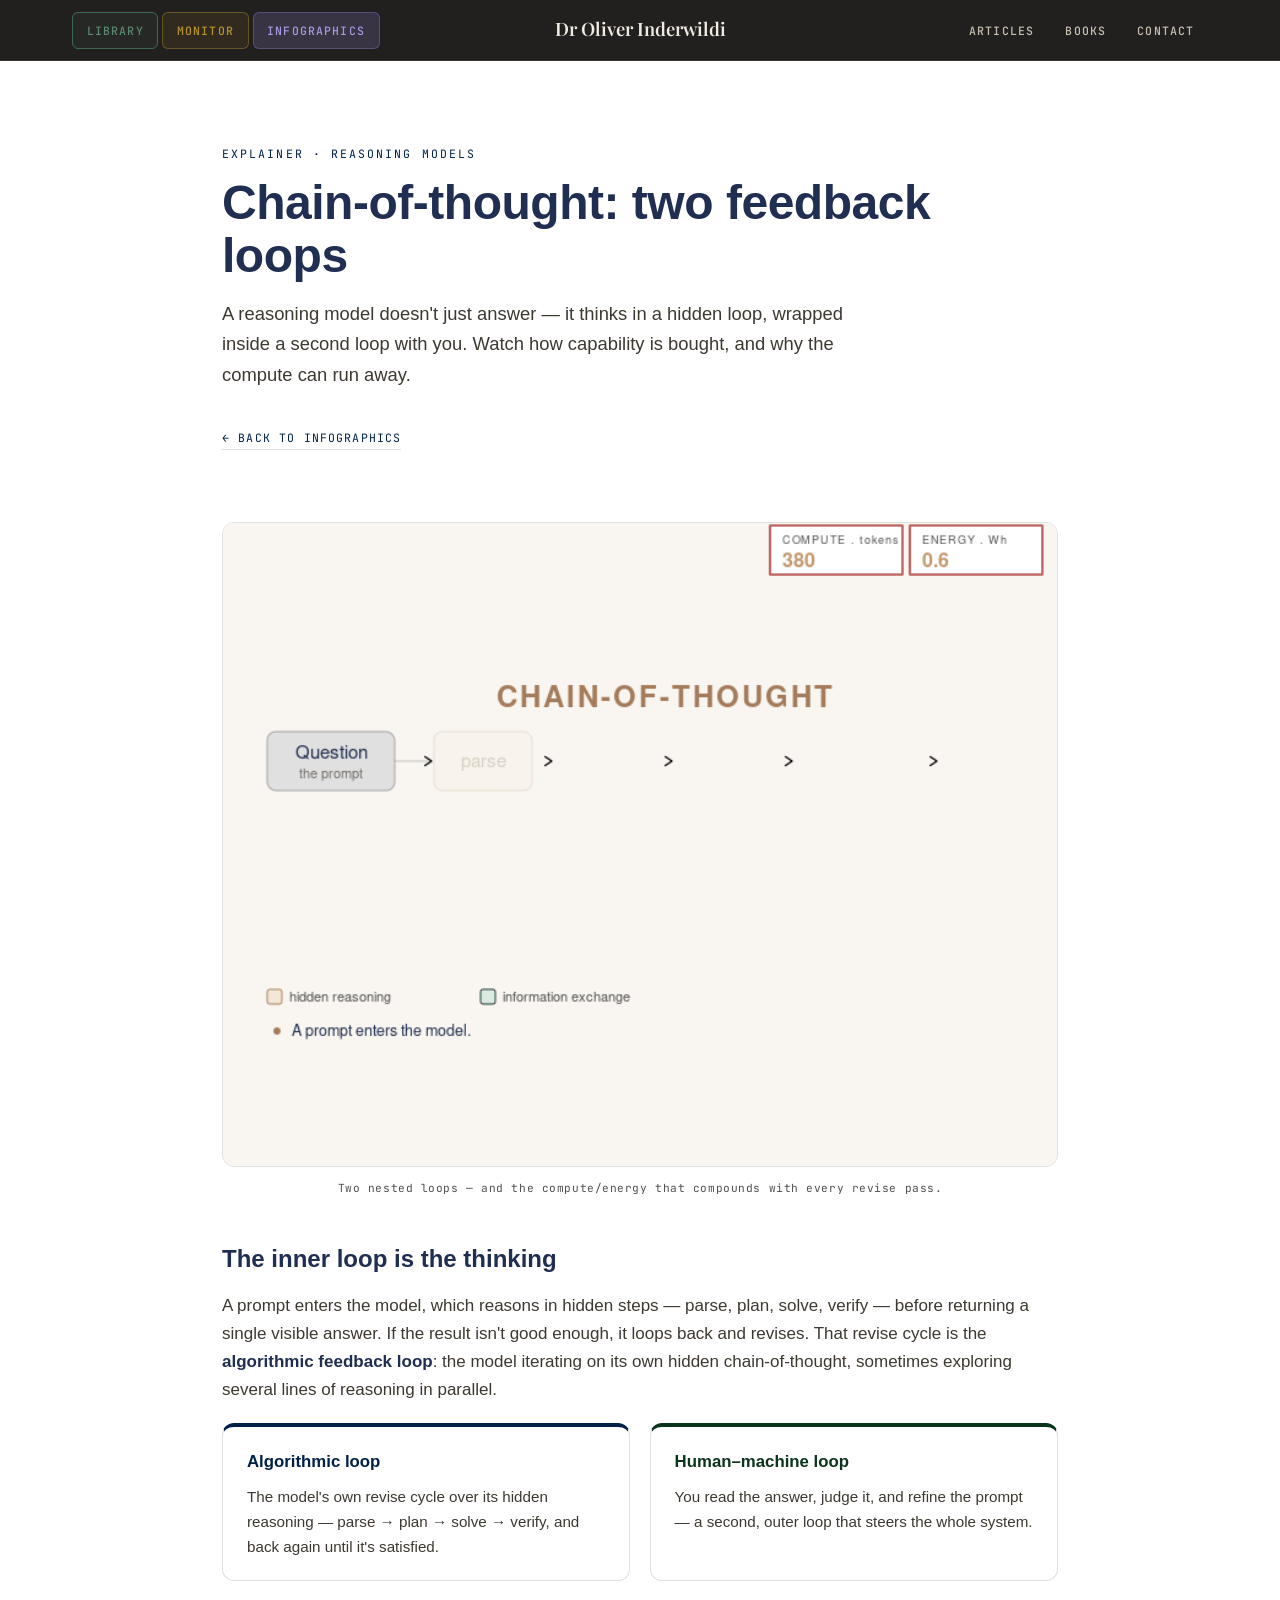
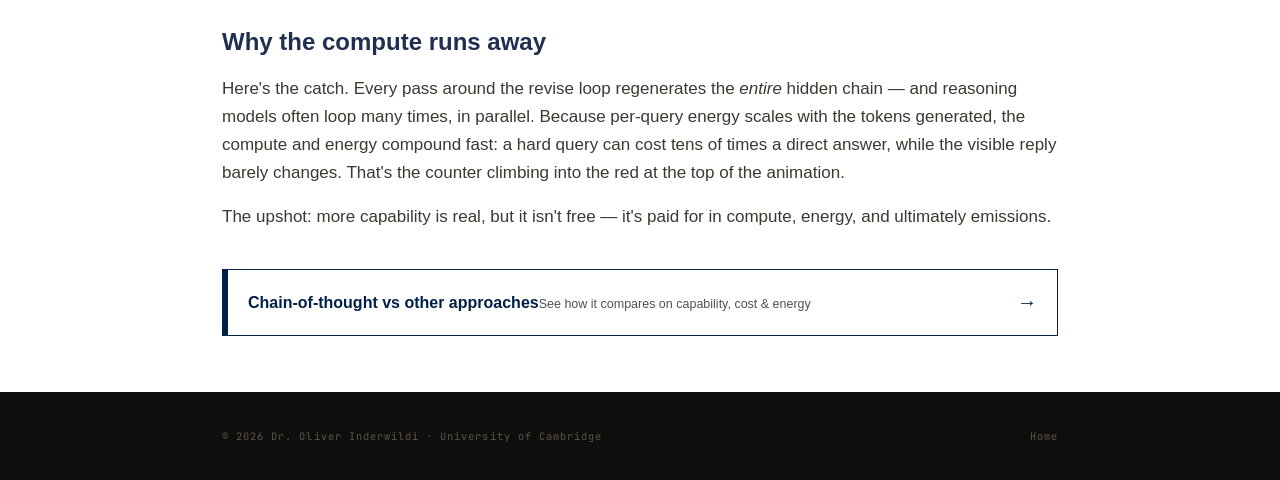
<file: chain_of_thought.html>
<!DOCTYPE html>
<html lang="en">
<head>
  <meta charset="UTF-8" />
  <meta name="viewport" content="width=device-width, initial-scale=1.0" />
  <title>Chain-of-thought: two feedback loops | Dr. Oliver Inderwildi</title>
  <meta name="description" content="How chain-of-thought reasoning works as two nested feedback loops — and why the compute and energy it burns can compound so fast." />
  <link rel="canonical" href="https://oliverinderwildi.github.io/Infographics/chain_of_thought.html" />
  <link rel="icon" href="/favicon.ico" />
  <link rel="preconnect" href="https://fonts.googleapis.com" />
  <link rel="preconnect" href="https://fonts.gstatic.com" crossorigin />
  <link href="https://fonts.googleapis.com/css2?family=Playfair+Display:wght@600;700&family=JetBrains+Mono:wght@400;500&display=swap" rel="stylesheet" />
  <style>
:root{--cream:#f0ebe2;--cream-dim:#c8bfb0;--charcoal:#100e0c;--gold:#b8922a;--navy:#002147;--green:#0B341C;--red:#980605;--grey:#505050;--greyl:#E0E0E0;--info:#8a7bc8;}
*,*::before,*::after{box-sizing:border-box;margin:0;padding:0;}
body{font-family:'Helvetica Neue',Helvetica,Arial,sans-serif;background:#FFFFFF;color:#1F2E51;line-height:1.65;font-size:17px;-webkit-font-smoothing:antialiased;}
.container{max-width:900px;margin:0 auto;padding:0 2rem;}
.site-nav{position:fixed;top:0;left:0;right:0;z-index:1000;background:rgba(16,14,12,0.92);backdrop-filter:blur(20px);-webkit-backdrop-filter:blur(20px);border-bottom:1px solid rgba(200,191,176,0.12);}
.nav-inner{max-width:1200px;margin:0 auto;padding:0 2rem;display:flex;align-items:center;justify-content:space-between;height:60px;}
.nav-left,.nav-right{display:flex;align-items:center;gap:0.25rem;}
.nav-center{position:absolute;left:50%;transform:translateX(-50%);}
.nav-center a{font-family:'Playfair Display',serif;font-size:1.15rem;font-weight:600;color:var(--cream);text-decoration:none;}
.nav-link{font-family:'JetBrains Mono',monospace;font-size:0.72rem;font-weight:500;letter-spacing:0.1em;text-transform:uppercase;color:var(--cream-dim);text-decoration:none;padding:0.5rem 0.85rem;border-radius:6px;transition:all .2s ease;}
.nav-link:hover{color:var(--cream);background:rgba(184,146,42,0.12);}
.nav-link.library{color:#5b8a72;border:1px solid #3d6b52;background:rgba(91,138,114,0.08);}
.nav-link.monitor{color:var(--gold);border:1px solid rgba(184,146,42,0.4);background:rgba(184,146,42,0.1);}
.nav-link.infographics{color:#8a7bc8;border:1px solid rgba(138,123,200,0.4);background:rgba(138,123,200,0.1);}
.nav-link.infographics.active{color:#a899e0;background:rgba(138,123,200,0.22);}
.hero{padding:9rem 0 2rem;}
.eyebrow{font-family:'JetBrains Mono',monospace;font-size:0.72rem;letter-spacing:0.18em;text-transform:uppercase;color:var(--navy);margin-bottom:0.9rem;}
h1{font-weight:700;font-size:clamp(2rem,4.5vw,3rem);color:#1F2E51;line-height:1.1;margin-bottom:1rem;letter-spacing:-0.01em;}
.lede{font-size:1.15rem;color:#3d3830;max-width:640px;}
.back{display:inline-block;margin-top:1.4rem;font-family:'JetBrains Mono',monospace;font-size:0.72rem;letter-spacing:0.1em;text-transform:uppercase;color:var(--navy);text-decoration:none;border-bottom:1px solid var(--greyl);padding-bottom:2px;}
.back:hover{border-color:var(--navy);}
.fig{margin:2.4rem 0 1rem;}
.fig img{width:100%;height:auto;display:block;border:1px solid var(--greyl);border-radius:12px;}
.fig figcaption{font-family:'JetBrains Mono',monospace;font-size:0.7rem;letter-spacing:0.05em;color:var(--grey);margin-top:0.8rem;text-align:center;}
h2{font-weight:700;font-size:1.5rem;color:#1F2E51;margin:2.6rem 0 0.8rem;}
p{margin:0 0 1rem;color:#3d3830;}
.lead-in{font-weight:700;color:#1F2E51;}
.loops{display:grid;grid-template-columns:1fr 1fr;gap:1.2rem;margin:1.2rem 0;}
.loops .card{border:1px solid var(--greyl);border-radius:12px;padding:1.3rem 1.5rem;}
.loops .card.inner{border-top:4px solid var(--navy);}
.loops .card.outer{border-top:4px solid var(--green);}
.loops h3{font-weight:700;font-size:1.05rem;margin-bottom:0.5rem;}
.loops .inner h3{color:var(--navy);}
.loops .outer h3{color:var(--green);}
.loops p{font-size:0.95rem;margin:0;}
.cbox{display:flex;align-items:center;gap:16px;text-decoration:none;border:1.5px solid var(--navy);border-left:6px solid var(--navy);background:#FFFFFF;padding:16px 20px;transition:background .18s ease;margin:2.4rem 0 3.5rem;}
.cbox:hover{background:#F1F4F9;}
.cbox .ttl{font-weight:700;font-size:16px;color:var(--navy);}
.cbox .sub{font-size:12.5px;color:var(--grey);margin-top:2px;}
.cbox .arr{font-size:20px;color:var(--navy);font-weight:700;margin-left:auto;}
.footer{background:var(--charcoal);padding:2.2rem 0;}
.footer .container{display:flex;justify-content:space-between;flex-wrap:wrap;gap:1rem;}
.footer *{font-family:'JetBrains Mono',monospace;font-size:0.65rem;letter-spacing:0.1em;color:rgba(200,191,176,0.4);}
.footer a{text-decoration:none;}.footer a:hover{color:rgba(200,191,176,0.75);}
@media(max-width:720px){.loops{grid-template-columns:1fr;}.nav-right{display:none;}}
  </style>
</head>
<body>
  <nav class="site-nav"><div class="nav-inner">
    <div class="nav-left">
      <a href="/GoogleScholar/" class="nav-link library">Library</a>
      <a href="/Monitor/" class="nav-link monitor">Monitor</a>
      <a href="/Infographics/" class="nav-link infographics active">Infographics</a>
    </div>
    <div class="nav-center"><a href="https://oliverinderwildi.github.io/">Dr Oliver Inderwildi</a></div>
    <div class="nav-right">
      <a href="https://oliverinderwildi.github.io/#series" class="nav-link">Articles</a>
      <a href="https://oliverinderwildi.github.io/#books" class="nav-link">Books</a>
      <a href="https://oliverinderwildi.github.io/#presence" class="nav-link">Contact</a>
    </div>
  </div></nav>

  <header class="hero"><div class="container">
    <p class="eyebrow">Explainer · Reasoning models</p>
    <h1>Chain-of-thought: two feedback loops</h1>
    <p class="lede">A reasoning model doesn't just answer — it thinks in a hidden loop, wrapped inside a second loop with you. Watch how capability is bought, and why the compute can run away.</p>
    <a class="back" href="/Infographics/">← Back to Infographics</a>
  </div></header>

  <main class="container">
    <figure class="fig">
      <img src="cot_feedback_loops.gif" alt="Animated diagram: a prompt runs through parse, plan, solve and verify inside an algorithmic feedback loop, wrapped in a human-machine loop, while compute and energy counters climb into the red." />
      <figcaption>Two nested loops — and the compute/energy that compounds with every revise pass.</figcaption>
    </figure>

    <h2>The inner loop is the thinking</h2>
    <p>A prompt enters the model, which reasons in hidden steps — parse, plan, solve, verify — before returning a single visible answer. If the result isn't good enough, it loops back and revises. That revise cycle is the <span class="lead-in">algorithmic feedback loop</span>: the model iterating on its own hidden chain-of-thought, sometimes exploring several lines of reasoning in parallel.</p>

    <div class="loops">
      <div class="card inner"><h3>Algorithmic loop</h3><p>The model's own revise cycle over its hidden reasoning — parse → plan → solve → verify, and back again until it's satisfied.</p></div>
      <div class="card outer"><h3>Human–machine loop</h3><p>You read the answer, judge it, and refine the prompt — a second, outer loop that steers the whole system.</p></div>
    </div>

    <h2>Why the compute runs away</h2>
    <p>Here's the catch. Every pass around the revise loop regenerates the <em>entire</em> hidden chain — and reasoning models often loop many times, in parallel. Because per-query energy scales with the tokens generated, the compute and energy compound fast: a hard query can cost tens of times a direct answer, while the visible reply barely changes. That's the counter climbing into the red at the top of the animation.</p>
    <p>The upshot: more capability is real, but it isn't free — it's paid for in compute, energy, and ultimately emissions.</p>

    <a class="cbox" href="cot_vs_approaches.html">
      <span><span class="ttl">Chain-of-thought vs other approaches</span><span class="sub">See how it compares on capability, cost &amp; energy</span></span>
      <span class="arr" aria-hidden="true">→</span>
    </a>
  </main>

  <footer class="footer"><div class="container">
    <span>&copy; 2026 Dr. Oliver Inderwildi · University of Cambridge</span>
    <a href="https://oliverinderwildi.github.io/">Home</a>
  </div></footer>
</body>
</html>
</file>
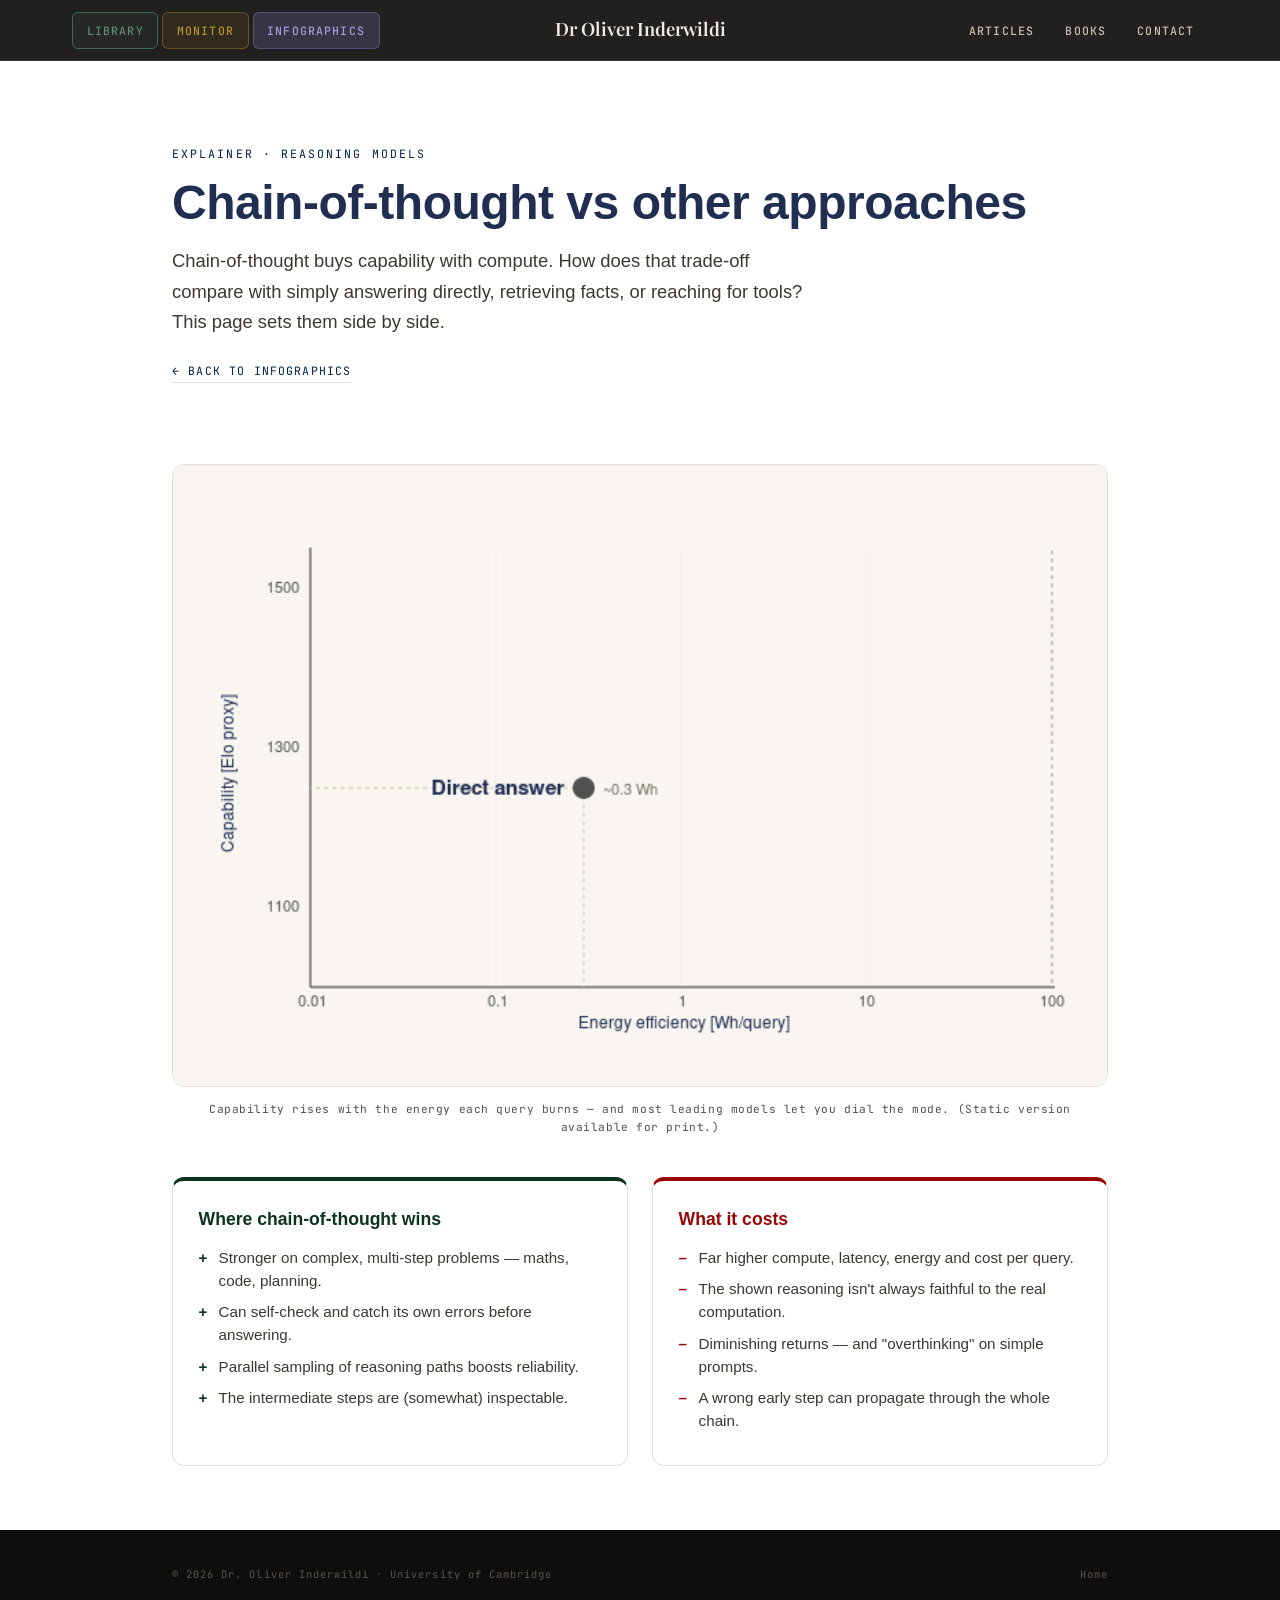
<file: cot_vs_approaches.html>
<!DOCTYPE html>
<html lang="en">
<head>
  <meta charset="UTF-8" />
  <meta name="viewport" content="width=device-width, initial-scale=1.0" />
  <title>Chain-of-thought vs other approaches | Dr. Oliver Inderwildi</title>
  <meta name="description" content="How chain-of-thought reasoning compares to other approaches — on capability, cost, latency, and energy." />
  <link rel="canonical" href="https://oliverinderwildi.github.io/Infographics/cot_vs_approaches.html" />
  <link rel="icon" href="/favicon.ico" />
  <link rel="preconnect" href="https://fonts.googleapis.com" />
  <link rel="preconnect" href="https://fonts.gstatic.com" crossorigin />
  <link href="https://fonts.googleapis.com/css2?family=Playfair+Display:wght@600;700&family=JetBrains+Mono:wght@400;500&display=swap" rel="stylesheet" />
  <style>
:root{--ink:#1a1714;--cream:#f0ebe2;--cream-dim:#c8bfb0;--charcoal:#100e0c;--charcoal-mid:#1c1916;--gold:#b8922a;--rule:#d4c9b8;
--navy:#002147;--green:#0B341C;--gold2:#C49A6C;--red:#980605;--alarm:#FF4C4C;--grey:#505050;--greyl:#E0E0E0;--info:#8a7bc8;}
*,*::before,*::after{box-sizing:border-box;margin:0;padding:0;}
body{font-family:'Helvetica Neue',Helvetica,Arial,sans-serif;background:#FFFFFF;color:#1F2E51;line-height:1.65;font-size:17px;-webkit-font-smoothing:antialiased;}
.container{max-width:1000px;margin:0 auto;padding:0 2rem;}
/* nav */
.site-nav{position:fixed;top:0;left:0;right:0;z-index:1000;background:rgba(16,14,12,0.92);backdrop-filter:blur(20px);-webkit-backdrop-filter:blur(20px);border-bottom:1px solid rgba(200,191,176,0.12);}
.nav-inner{max-width:1200px;margin:0 auto;padding:0 2rem;display:flex;align-items:center;justify-content:space-between;height:60px;}
.nav-left,.nav-right{display:flex;align-items:center;gap:0.25rem;}
.nav-center{position:absolute;left:50%;transform:translateX(-50%);}
.nav-center a{font-family:'Playfair Display',serif;font-size:1.15rem;font-weight:600;color:var(--cream);text-decoration:none;}
.nav-link{font-family:'JetBrains Mono',monospace;font-size:0.72rem;font-weight:500;letter-spacing:0.1em;text-transform:uppercase;color:var(--cream-dim);text-decoration:none;padding:0.5rem 0.85rem;border-radius:6px;transition:all .2s ease;}
.nav-link:hover{color:var(--cream);background:rgba(184,146,42,0.12);}
.nav-link.library{color:#5b8a72;border:1px solid #3d6b52;background:rgba(91,138,114,0.08);}
.nav-link.monitor{color:var(--gold);border:1px solid rgba(184,146,42,0.4);background:rgba(184,146,42,0.1);}
.nav-link.infographics{color:#8a7bc8;border:1px solid rgba(138,123,200,0.4);background:rgba(138,123,200,0.1);}
.nav-link.infographics.active{color:#a899e0;background:rgba(138,123,200,0.22);}
/* header */
.hero{padding:9rem 0 2.5rem;}
.eyebrow{font-family:'JetBrains Mono',monospace;font-size:0.72rem;letter-spacing:0.18em;text-transform:uppercase;color:var(--navy);margin-bottom:0.9rem;}
h1{font-weight:700;font-size:clamp(2rem,4.5vw,3rem);color:#1F2E51;line-height:1.1;margin-bottom:1rem;letter-spacing:-0.01em;}
.lede{font-size:1.15rem;color:#3d3830;max-width:640px;}
.back{display:inline-block;margin-top:1.5rem;font-family:'JetBrains Mono',monospace;font-size:0.72rem;letter-spacing:0.1em;text-transform:uppercase;color:var(--navy);text-decoration:none;border-bottom:1px solid var(--greyl);padding-bottom:2px;}
.back:hover{border-color:var(--navy);}
/* visual placeholder */
.slot{margin:2.5rem 0;}
.slot img{width:100%;height:auto;display:block;border:1px solid var(--greyl);border-radius:12px;}
.slot figcaption{font-family:'JetBrains Mono',monospace;font-size:0.7rem;letter-spacing:0.05em;color:var(--grey);margin-top:0.8rem;text-align:center;}
/* pros cons */
.pc{display:grid;grid-template-columns:1fr 1fr;gap:1.5rem;margin:1rem 0 4rem;}
.pc .col{border:1px solid var(--greyl);border-radius:12px;padding:1.5rem 1.6rem;}
.pc .col.pros{border-top:4px solid var(--green);}
.pc .col.cons{border-top:4px solid var(--red);}
.pc h3{font-weight:700;font-size:1.1rem;margin-bottom:0.8rem;}
.pc .pros h3{color:var(--green);}
.pc .cons h3{color:var(--red);}
.pc ul{list-style:none;}
.pc li{position:relative;padding-left:20px;margin:0.55rem 0;font-size:0.95rem;color:#3d3830;line-height:1.5;}
.pc li::before{position:absolute;left:0;top:0;font-weight:700;}
.pc .pros li::before{content:'+';color:var(--green);}
.pc .cons li::before{content:'–';color:var(--red);}
.footer{background:var(--charcoal);padding:2.2rem 0;}
.footer .container{display:flex;justify-content:space-between;flex-wrap:wrap;gap:1rem;}
.footer *{font-family:'JetBrains Mono',monospace;font-size:0.65rem;letter-spacing:0.1em;color:rgba(200,191,176,0.4);}
.footer a{text-decoration:none;}.footer a:hover{color:rgba(200,191,176,0.75);}
@media(max-width:720px){.pc{grid-template-columns:1fr;}.nav-right{display:none;}}
  </style>
</head>
<body>
  <nav class="site-nav"><div class="nav-inner">
    <div class="nav-left">
      <a href="/GoogleScholar/" class="nav-link library">Library</a>
      <a href="/Monitor/" class="nav-link monitor">Monitor</a>
      <a href="/Infographics/" class="nav-link infographics active">Infographics</a>
    </div>
    <div class="nav-center"><a href="https://oliverinderwildi.github.io/">Dr Oliver Inderwildi</a></div>
    <div class="nav-right">
      <a href="https://oliverinderwildi.github.io/#series" class="nav-link">Articles</a>
      <a href="https://oliverinderwildi.github.io/#books" class="nav-link">Books</a>
      <a href="https://oliverinderwildi.github.io/#presence" class="nav-link">Contact</a>
    </div>
  </div></nav>

  <header class="hero"><div class="container">
    <p class="eyebrow">Explainer · Reasoning models</p>
    <h1>Chain-of-thought vs other approaches</h1>
    <p class="lede">Chain-of-thought buys capability with compute. How does that trade-off compare with simply answering directly, retrieving facts, or reaching for tools? This page sets them side by side.</p>
    <a class="back" href="/Infographics/">← Back to Infographics</a>
  </div></header>

  <main class="container">
    <figure class="slot">
      <img src="cot_energy_tradeoff.gif" alt="Animated scatter: capability (Elo proxy) versus energy efficiency (Wh per query) building up across direct answering, retrieval and chain-of-thought, with the leading LLMs spanning all three modes." />
      <figcaption>Capability rises with the energy each query burns — and most leading models let you dial the mode. (Static version available for print.)</figcaption>
    </figure>

    <div class="pc">
      <div class="col pros">
        <h3>Where chain-of-thought wins</h3>
        <ul>
          <li>Stronger on complex, multi-step problems — maths, code, planning.</li>
          <li>Can self-check and catch its own errors before answering.</li>
          <li>Parallel sampling of reasoning paths boosts reliability.</li>
          <li>The intermediate steps are (somewhat) inspectable.</li>
        </ul>
      </div>
      <div class="col cons">
        <h3>What it costs</h3>
        <ul>
          <li>Far higher compute, latency, energy and cost per query.</li>
          <li>The shown reasoning isn't always faithful to the real computation.</li>
          <li>Diminishing returns — and "overthinking" on simple prompts.</li>
          <li>A wrong early step can propagate through the whole chain.</li>
        </ul>
      </div>
    </div>
  </main>

  <footer class="footer"><div class="container">
    <span>&copy; 2026 Dr. Oliver Inderwildi · University of Cambridge</span>
    <a href="https://oliverinderwildi.github.io/">Home</a>
  </div></footer>
</body>
</html>
</file>
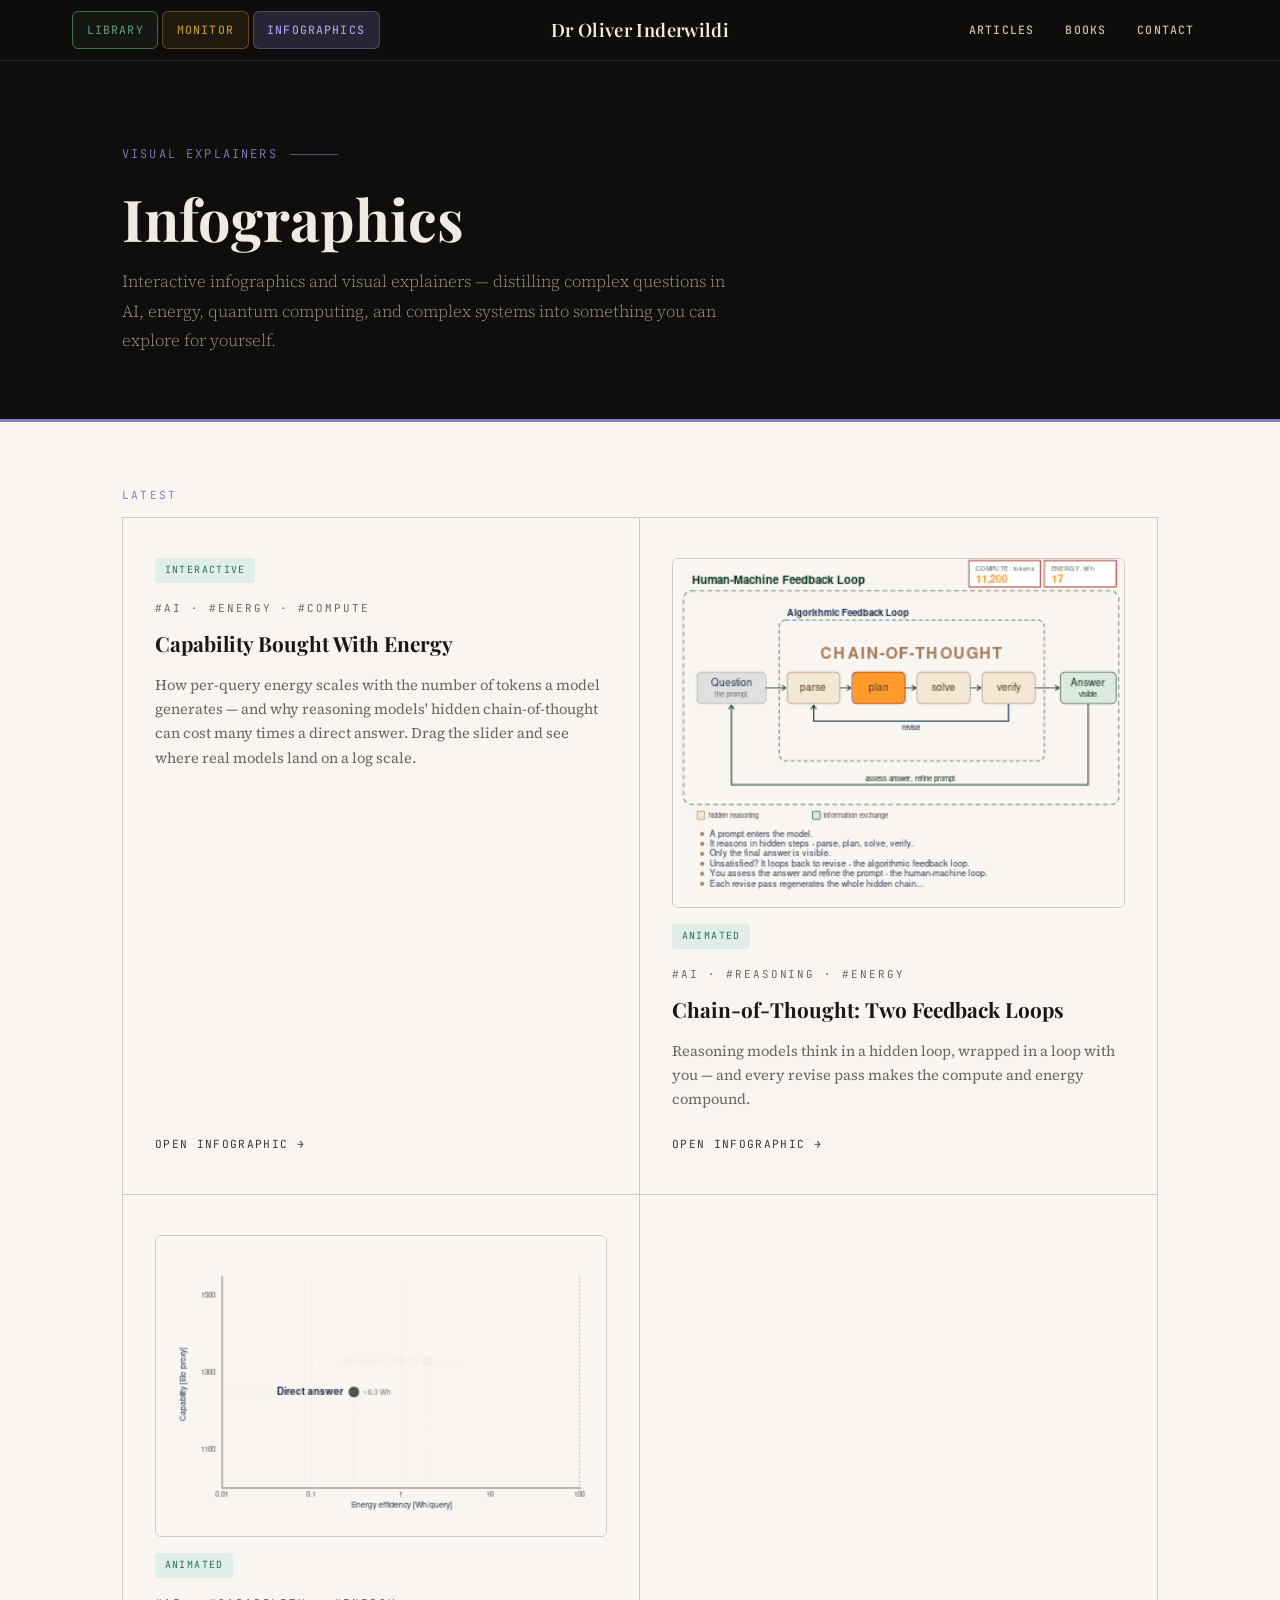
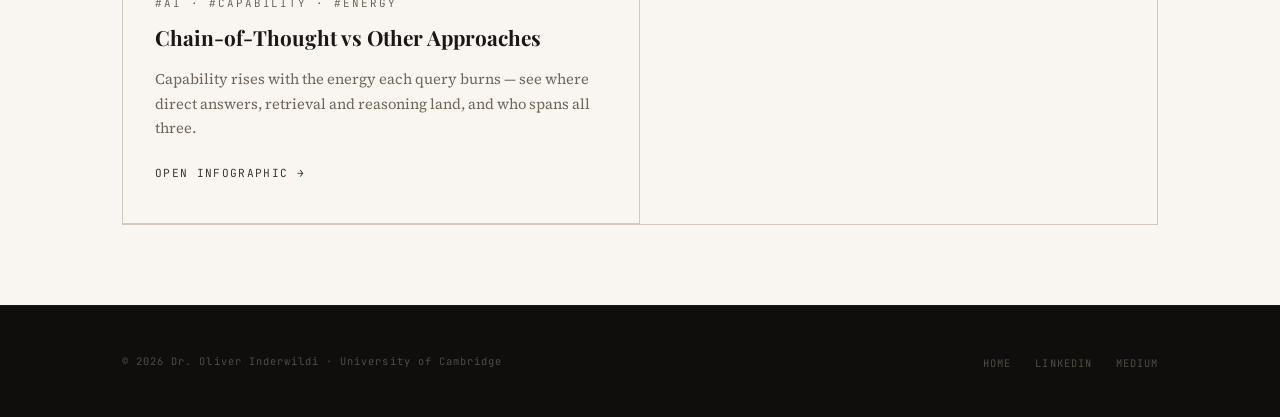
<file: Infographics_index.html>
<!DOCTYPE html>
<html lang="en">
<head>
  <meta charset="UTF-8" />
  <meta name="viewport" content="width=device-width, initial-scale=1.0" />

  <title>Infographics | Dr. Oliver Inderwildi</title>
  <meta name="description" content="Interactive infographics and visual explainers by Dr. Oliver Inderwildi — on AI, energy, quantum computing, and complex systems." />
  <meta name="author" content="Oliver Inderwildi" />
  <link rel="canonical" href="https://oliverinderwildi.github.io/Infographics/" />

  <meta property="og:type" content="website" />
  <meta property="og:title" content="Infographics | Dr. Oliver Inderwildi" />
  <meta property="og:description" content="Interactive infographics and visual explainers on AI, energy, quantum computing, and complex systems." />
  <meta property="og:url" content="https://oliverinderwildi.github.io/Infographics/" />

  <link rel="icon" href="/favicon.ico" />

  <link rel="preconnect" href="https://fonts.googleapis.com" />
  <link rel="preconnect" href="https://fonts.gstatic.com" crossorigin />
  <link href="https://fonts.googleapis.com/css2?family=Playfair+Display:ital,wght@0,400;0,600;0,700;1,400;1,600&family=Source+Serif+4:ital,opsz,wght@0,8..60,300;0,8..60,400;0,8..60,600;1,8..60,300;1,8..60,400&family=JetBrains+Mono:wght@400;500&display=swap" rel="stylesheet" />

  <style>
:root {--ink:#1a1714;--ink-soft:#3d3830;--ink-muted:#6e6458;--ink-faint:#b0a898;--paper:#f9f6f1;--paper-warm:#f3ede3;--paper-deep:#e8ddf0;--rule:#d4c9b8;--gold:#b8922a;--gold-pale:#fdf6e3;--charcoal:#100e0c;--charcoal-mid:#1c1916;--charcoal-rim:#2a2520;--cream:#f0ebe2;--cream-dim:#c8bfb0;--info:#8a7bc8;}
*,*::before,*::after {box-sizing:border-box;margin:0;padding:0;}
html {scroll-behavior:smooth;}
body {font-family:'Source Serif 4',Georgia,serif;background:var(--paper);color:var(--ink);line-height:1.7;font-size:18px;-webkit-font-smoothing:antialiased;}
h1,h2,h3 {font-family:'Playfair Display',Georgia,serif;font-weight:700;line-height:1.15;}
.container {max-width:1100px;margin:0 auto;padding:0 2rem;}
/* ── Nav ── */
.site-nav{position:fixed;top:0;left:0;right:0;z-index:1000;background:rgba(16,14,12,0.92);backdrop-filter:blur(20px);-webkit-backdrop-filter:blur(20px);border-bottom:1px solid rgba(200,191,176,0.12);}
.nav-inner{max-width:1200px;margin:0 auto;padding:0 2rem;display:flex;align-items:center;justify-content:space-between;height:60px;}
.nav-left,.nav-right{display:flex;align-items:center;gap:0.25rem;}
.nav-center{position:absolute;left:50%;transform:translateX(-50%);}
.nav-center a{font-family:'Playfair Display',serif;font-size:1.15rem;font-weight:600;color:var(--cream);text-decoration:none;letter-spacing:0.02em;}
.nav-center a:hover{color:var(--gold);}
.nav-link{font-family:'JetBrains Mono',monospace;font-size:0.72rem;font-weight:500;letter-spacing:0.1em;text-transform:uppercase;color:var(--cream-dim);text-decoration:none;padding:0.5rem 0.85rem;border-radius:6px;transition:all .2s ease;}
.nav-link:hover{color:var(--cream);background:rgba(184,146,42,0.12);}
.nav-link.library{color:#5b8a72;border:1px solid #3d6b52;background:rgba(91,138,114,0.08);}
.nav-link.library:hover{background:rgba(91,138,114,0.18);color:#7dc4a0;}
.nav-link.monitor{color:var(--gold);border:1px solid rgba(184,146,42,0.4);background:rgba(184,146,42,0.1);}
.nav-link.monitor:hover{background:rgba(184,146,42,0.2);color:#d9b347;}
.nav-link.infographics{color:#8a7bc8;border:1px solid rgba(138,123,200,0.4);background:rgba(138,123,200,0.1);}
.nav-link.infographics:hover{background:rgba(138,123,200,0.2);color:#a899e0;}
.nav-link.infographics.active{color:#a899e0;background:rgba(138,123,200,0.22);}
/* ── Page header ── */
.page-hero{background:var(--charcoal);padding:9rem 0 4rem;border-bottom:3px solid var(--info);}
.page-hero .hero-eyebrow{font-family:'JetBrains Mono',monospace;font-size:0.75rem;letter-spacing:0.18em;text-transform:uppercase;color:var(--info);margin-bottom:1.25rem;display:flex;align-items:center;gap:0.75rem;}
.page-hero .hero-eyebrow::after{content:'';display:inline-block;width:3rem;height:1px;background:var(--info);opacity:0.6;}
.page-hero h1{font-size:clamp(2.4rem,5vw,3.6rem);color:var(--cream);margin-bottom:1rem;}
.page-hero p{font-size:1.05rem;font-weight:300;color:rgba(200,191,176,0.75);max-width:620px;line-height:1.75;}
/* ── Grid ── */
.info-section{padding:4rem 0 5rem;}
.section-label{font-family:'JetBrains Mono',monospace;font-size:0.7rem;letter-spacing:0.2em;text-transform:uppercase;color:var(--info);margin-bottom:0.75rem;}
.info-grid{display:grid;grid-template-columns:repeat(2,1fr);gap:0;border:1px solid var(--rule);}
.info-card{padding:2.5rem 2rem;border-right:1px solid var(--rule);border-bottom:1px solid var(--rule);background:var(--paper);transition:background 0.25s;position:relative;display:flex;flex-direction:column;text-decoration:none;color:inherit;}
.info-card:nth-child(2n){border-right:none;}
.info-card::before{content:'';position:absolute;top:0;left:0;right:0;height:3px;background:var(--info);transform:scaleX(0);transform-origin:left;transition:transform 0.3s ease;}
.info-card:hover{background:#f4f1fa;}
.info-card:hover::before{transform:scaleX(1);}
.card-tag{font-family:'JetBrains Mono',monospace;font-size:0.62rem;letter-spacing:0.14em;text-transform:uppercase;color:#2f6f5e;background:#dfeee8;padding:0.25rem 0.6rem;border-radius:4px;display:inline-block;margin-bottom:1rem;align-self:flex-start;}
.card-part{font-family:'JetBrains Mono',monospace;font-size:0.68rem;letter-spacing:0.18em;text-transform:uppercase;color:var(--ink-muted);margin-bottom:0.75rem;}
.card-title{font-family:'Playfair Display',serif;font-size:1.3rem;font-weight:700;color:var(--ink);line-height:1.3;margin-bottom:1rem;}
.card-excerpt{font-size:0.92rem;color:var(--ink-muted);line-height:1.65;flex:1;margin-bottom:1.5rem;}
.card-read{font-family:'JetBrains Mono',monospace;font-size:0.7rem;letter-spacing:0.12em;text-transform:uppercase;color:var(--ink-soft);display:flex;align-items:center;gap:0.5rem;}
.card-read::after{content:'\2192';transition:transform 0.2s;}
.info-card:hover .card-read::after{transform:translateX(4px);}
/* ── Footer ── */
.site-footer{background:var(--charcoal);border-top:1px solid rgba(255,255,255,0.05);padding:2.5rem 0;}
.footer-inner{display:flex;justify-content:space-between;align-items:center;flex-wrap:wrap;gap:1rem;}
.footer-copy{font-family:'JetBrains Mono',monospace;font-size:0.65rem;letter-spacing:0.1em;color:rgba(200,191,176,0.35);}
.footer-links{display:flex;gap:1.5rem;list-style:none;}
.footer-links a{font-family:'JetBrains Mono',monospace;font-size:0.65rem;letter-spacing:0.1em;text-transform:uppercase;color:rgba(200,191,176,0.35);text-decoration:none;transition:color 0.2s;}
.footer-links a:hover{color:rgba(200,191,176,0.7);}
@media (max-width:760px){.info-grid{grid-template-columns:1fr;}.info-card{border-right:none;}}
@media (max-width:600px){.site-nav{backdrop-filter:none;-webkit-backdrop-filter:none;background:var(--charcoal);}.nav-inner{flex-wrap:wrap;justify-content:center;gap:0.5rem;height:auto;padding:0.75rem 1rem;}.nav-center{position:static;transform:none;}.nav-right{display:none;}.footer-inner{flex-direction:column;text-align:center;}}
  </style>
</head>
<body>

  <nav class="site-nav">
    <div class="nav-inner">
      <div class="nav-left">
        <a href="/GoogleScholar/" class="nav-link library">Library</a>
        <a href="/Monitor/" class="nav-link monitor">Monitor</a>
        <a href="/Infographics/" class="nav-link infographics active">Infographics</a>
      </div>
      <div class="nav-center">
        <a href="https://oliverinderwildi.github.io/">Dr Oliver Inderwildi</a>
      </div>
      <div class="nav-right">
        <a href="https://oliverinderwildi.github.io/#series" class="nav-link">Articles</a>
        <a href="https://oliverinderwildi.github.io/#books" class="nav-link">Books</a>
        <a href="https://oliverinderwildi.github.io/#presence" class="nav-link">Contact</a>
      </div>
    </div>
  </nav>

  <header class="page-hero">
    <div class="container">
      <p class="hero-eyebrow">Visual Explainers</p>
      <h1>Infographics</h1>
      <p>Interactive infographics and visual explainers — distilling complex questions in AI, energy, quantum computing, and complex systems into something you can explore for yourself.</p>
    </div>
  </header>

  <section class="info-section">
    <div class="container">
      <p class="section-label">Latest</p>
      <div class="info-grid">
        <a href="LLM_compute_energy_explainer.html" class="info-card">
          <span class="card-tag">Interactive</span>
          <p class="card-part">#AI · #Energy · #Compute</p>
          <h3 class="card-title">Capability Bought With Energy</h3>
          <p class="card-excerpt">How per-query energy scales with the number of tokens a model generates — and why reasoning models' hidden chain-of-thought can cost many times a direct answer. Drag the slider and see where real models land on a log scale.</p>
          <span class="card-read">Open Infographic</span>
        </a>
        <a href="chain_of_thought.html" class="info-card">
          <img src="cot_feedback_loops_teaser.gif" alt="Chain-of-thought feedback loops animation" loading="lazy" style="width:100%;height:auto;border:1px solid var(--rule);border-radius:6px;margin-bottom:1rem;" />
          <span class="card-tag">Animated</span>
          <p class="card-part">#AI · #Reasoning · #Energy</p>
          <h3 class="card-title">Chain-of-Thought: Two Feedback Loops</h3>
          <p class="card-excerpt">Reasoning models think in a hidden loop, wrapped in a loop with you — and every revise pass makes the compute and energy compound.</p>
          <span class="card-read">Open Infographic</span>
        </a>
        <a href="cot_vs_approaches.html" class="info-card">
          <img src="cot_energy_tradeoff_teaser.gif" alt="Capability versus energy scatter animation" loading="lazy" style="width:100%;height:auto;border:1px solid var(--rule);border-radius:6px;margin-bottom:1rem;" />
          <span class="card-tag">Animated</span>
          <p class="card-part">#AI · #Capability · #Energy</p>
          <h3 class="card-title">Chain-of-Thought vs Other Approaches</h3>
          <p class="card-excerpt">Capability rises with the energy each query burns — see where direct answers, retrieval and reasoning land, and who spans all three.</p>
          <span class="card-read">Open Infographic</span>
        </a>
      </div>
    </div>
  </section>

  <footer class="site-footer">
    <div class="container">
      <div class="footer-inner">
        <p class="footer-copy">&copy; 2026 Dr. Oliver Inderwildi · University of Cambridge</p>
        <ul class="footer-links">
          <li><a href="https://oliverinderwildi.github.io/">Home</a></li>
          <li><a href="https://www.linkedin.com/in/oliverinderwildi/" target="_blank" rel="noopener me">LinkedIn</a></li>
          <li><a href="https://medium.com/@oliverinderwildi" target="_blank" rel="noopener me">Medium</a></li>
        </ul>
      </div>
    </div>
  </footer>

</body>
</html>
</file>
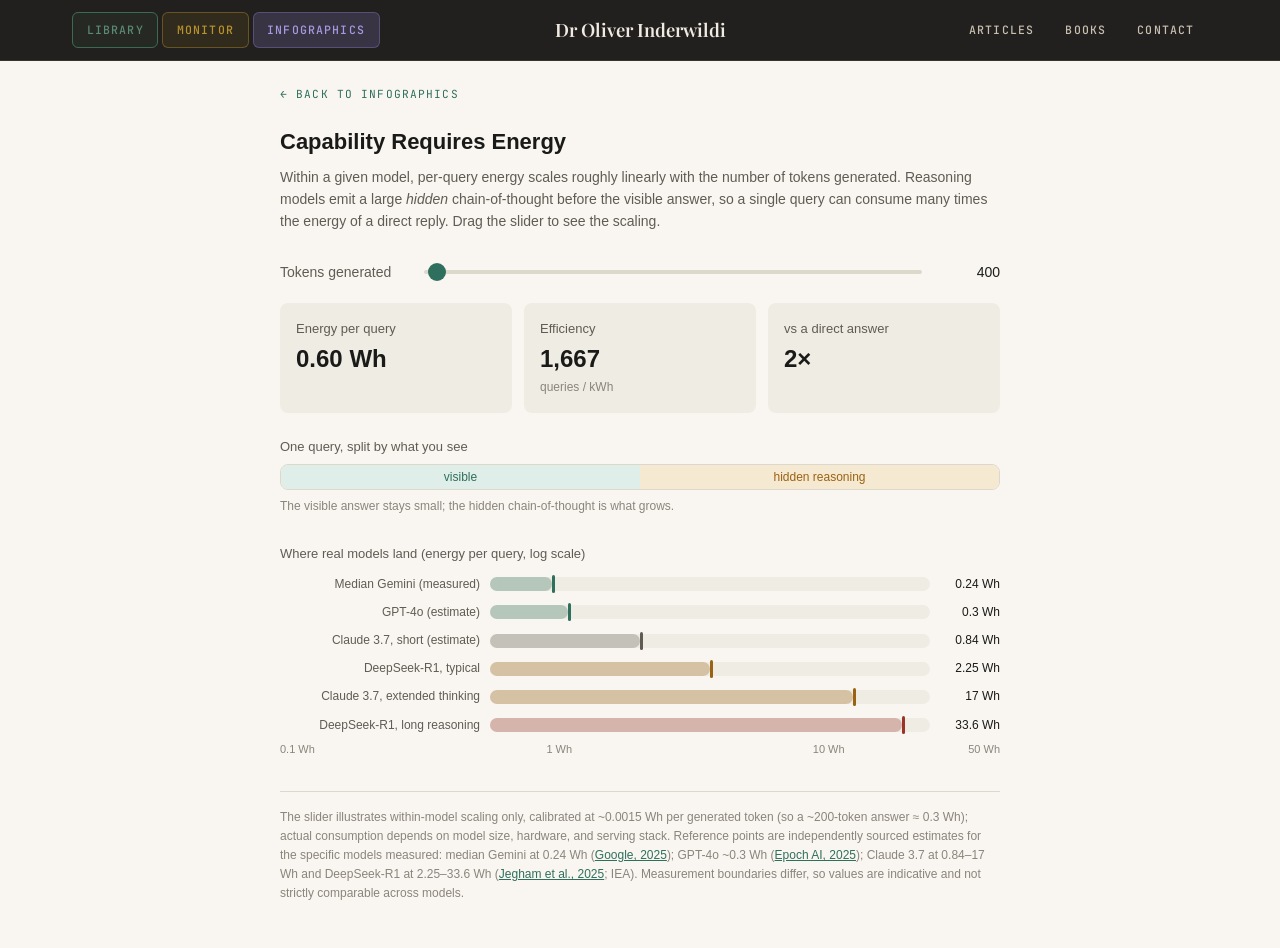
<file: LLM_compute_energy_explainer.html>
<!DOCTYPE html>
<html lang="en">
<head>
<meta charset="utf-8" />
<meta name="viewport" content="width=device-width, initial-scale=1" />
<title>Test-time compute &amp; energy — interactive explainer</title>
<link rel="icon" href="/favicon.ico" />
<link rel="preconnect" href="https://fonts.googleapis.com" />
<link href="https://fonts.googleapis.com/css2?family=Playfair+Display:wght@600&family=JetBrains+Mono:wght@400;500&display=swap" rel="stylesheet" />
<style>
  :root{
    --surface-2:#ffffff; --surface-1:#efece4; --surface-0:#f9f6f1;
    --text-primary:#1a1a18; --text-secondary:#605c54; --text-muted:#8a857c;
    --text-accent:#2f6f5e; --bg-accent:#dfeee8;
    --text-warning:#9a6212; --bg-warning:#f6e9d2;
    --text-danger:#9a3328; --bg-danger:#f3dad5;
    --border:#ddd8cc; --radius:8px;
    --font-sans:'Helvetica Neue',Helvetica,Arial,sans-serif;
  }
  *{ box-sizing:border-box; }
  body{
    margin:0; background:var(--surface-0); color:var(--text-primary);
    font-family:var(--font-sans); line-height:1.6;
    padding:5rem 1rem 2rem;
  }
  @media print{ body{ background:#ffffff; padding-top:2rem; } .site-nav{ display:none; } }
  .site-nav{position:fixed;top:0;left:0;right:0;z-index:1000;background:rgba(16,14,12,0.92);border-bottom:1px solid rgba(200,191,176,0.12);}
  .nav-inner{max-width:1200px;margin:0 auto;padding:0 2rem;display:flex;align-items:center;justify-content:space-between;height:60px;}
  .nav-left,.nav-right{display:flex;align-items:center;gap:0.25rem;}
  .nav-center{position:absolute;left:50%;transform:translateX(-50%);}
  .nav-center a{font-family:'Playfair Display',serif;font-size:1.15rem;font-weight:600;color:#f0ebe2;text-decoration:none;}
  .nav-link{font-family:'JetBrains Mono',monospace;font-size:0.72rem;font-weight:500;letter-spacing:0.1em;text-transform:uppercase;color:#c8bfb0;text-decoration:none;padding:0.5rem 0.85rem;border-radius:6px;}
  .nav-link:hover{color:#f0ebe2;background:rgba(184,146,42,0.12);}
  .nav-link.library{color:#5b8a72;border:1px solid #3d6b52;background:rgba(91,138,114,0.08);}
  .nav-link.monitor{color:#b8922a;border:1px solid rgba(184,146,42,0.4);background:rgba(184,146,42,0.1);}
  .nav-link.infographics{color:#8a7bc8;border:1px solid rgba(138,123,200,0.4);background:rgba(138,123,200,0.1);}
  .nav-link.infographics.active{color:#a899e0;background:rgba(138,123,200,0.22);}
  .back{display:inline-block;margin:0 0 1.25rem;font-family:'JetBrains Mono',monospace;font-size:0.7rem;letter-spacing:0.1em;text-transform:uppercase;color:var(--text-accent);text-decoration:none;}
  @media(max-width:600px){.nav-right{display:none;}.nav-inner{justify-content:center;padding:0 1rem;}.nav-center{position:static;transform:none;}}
  .wrap{ max-width:720px; margin:0 auto; }
  h1{ font-size:22px; font-weight:600; margin:0 0 0.4rem; }
  .sub{ font-size:14px; color:var(--text-secondary); margin:0 0 1.75rem; }
  input[type=range]{ -webkit-appearance:none; appearance:none; height:4px; border-radius:2px; background:var(--border); outline:none; }
  input[type=range]::-webkit-slider-thumb{ -webkit-appearance:none; appearance:none; width:18px; height:18px; border-radius:50%; background:var(--text-accent); cursor:pointer; border:none; }
  input[type=range]::-moz-range-thumb{ width:18px; height:18px; border-radius:50%; background:var(--text-accent); cursor:pointer; border:none; }
  .note{ font-size:12px; color:var(--text-muted); margin-top:2rem; border-top:0.5px solid var(--border); padding-top:1rem; }
  .note a{ color:var(--text-accent); }
</style>
</head>
<body>
<nav class="site-nav"><div class="nav-inner">
  <div class="nav-left">
    <a href="/GoogleScholar/" class="nav-link library">Library</a>
    <a href="/Monitor/" class="nav-link monitor">Monitor</a>
    <a href="/Infographics/" class="nav-link infographics active">Infographics</a>
  </div>
  <div class="nav-center"><a href="https://oliverinderwildi.github.io/">Dr Oliver Inderwildi</a></div>
  <div class="nav-right">
    <a href="https://oliverinderwildi.github.io/#series" class="nav-link">Articles</a>
    <a href="https://oliverinderwildi.github.io/#books" class="nav-link">Books</a>
    <a href="https://oliverinderwildi.github.io/#presence" class="nav-link">Contact</a>
  </div>
</div></nav>
<div class="wrap">
  <a class="back" href="/Infographics/">← Back to Infographics</a>
  <h1>Capability Requires Energy</h1>
  <p class="sub">Within a given model, per-query energy scales roughly linearly with the number of tokens generated. Reasoning models emit a large <em>hidden</em> chain-of-thought before the visible answer, so a single query can consume many times the energy of a direct reply. Drag the slider to see the scaling.</p>

  <div style="display:flex; align-items:center; gap:12px; margin:0 0 1.25rem;">
    <label for="tok" style="font-size:14px; color:var(--text-secondary); min-width:130px;">Tokens generated</label>
    <input type="range" id="tok" min="200" max="25000" value="400" step="100" style="flex:1;" />
    <span id="tokOut" style="font-size:14px; font-weight:500; min-width:64px; text-align:right;">400</span>
  </div>

  <div style="display:grid; grid-template-columns:repeat(3, minmax(0,1fr)); gap:12px; margin:0 0 1.5rem;">
    <div style="background:var(--surface-1); border-radius:var(--radius); padding:1rem;">
      <div style="font-size:13px; color:var(--text-secondary);">Energy per query</div>
      <div id="whOut" style="font-size:24px; font-weight:600;">0.6 Wh</div>
    </div>
    <div style="background:var(--surface-1); border-radius:var(--radius); padding:1rem;">
      <div style="font-size:13px; color:var(--text-secondary);">Efficiency</div>
      <div id="effOut" style="font-size:24px; font-weight:600;">1,667</div>
      <div style="font-size:12px; color:var(--text-muted);">queries / kWh</div>
    </div>
    <div style="background:var(--surface-1); border-radius:var(--radius); padding:1rem;">
      <div style="font-size:13px; color:var(--text-secondary);">vs a direct answer</div>
      <div id="mulOut" style="font-size:24px; font-weight:600;">2&times;</div>
    </div>
  </div>

  <div style="font-size:13px; color:var(--text-secondary); margin:0 0 6px;">One query, split by what you see</div>
  <div style="display:flex; height:26px; border-radius:var(--radius); overflow:hidden; border:0.5px solid var(--border); margin:0 0 0.4rem;">
    <div id="visBar" style="background:var(--bg-accent); display:flex; align-items:center; justify-content:center; font-size:12px; color:var(--text-accent); white-space:nowrap;">visible</div>
    <div id="hidBar" style="background:var(--bg-warning); display:flex; align-items:center; justify-content:center; font-size:12px; color:var(--text-warning); white-space:nowrap;">hidden reasoning</div>
  </div>
  <div style="font-size:12px; color:var(--text-muted); margin:0 0 1.75rem;">The visible answer stays small; the hidden chain-of-thought is what grows.</div>

  <div style="font-size:13px; color:var(--text-secondary); margin:0 0 10px;">Where real models land (energy per query, log scale)</div>
  <div id="ladder" style="display:flex; flex-direction:column; gap:9px;"></div>
  <div style="position:relative; height:18px; margin-top:6px; font-size:11px; color:var(--text-muted);">
    <span style="position:absolute; left:0;">0.1 Wh</span>
    <span style="position:absolute; left:37%;">1 Wh</span>
    <span style="position:absolute; left:74%;">10 Wh</span>
    <span style="position:absolute; right:0;">50 Wh</span>
  </div>

  <p class="note">The slider illustrates within-model scaling only, calibrated at ~0.0015 Wh per generated token (so a ~200-token answer &approx; 0.3 Wh); actual consumption depends on model size, hardware, and serving stack. Reference points are independently sourced estimates for the specific models measured: median Gemini at 0.24 Wh (<a href="https://arxiv.org/abs/2508.15734">Google, 2025</a>); GPT-4o ~0.3 Wh (<a href="https://epoch.ai/gradient-updates/how-much-energy-does-chatgpt-use">Epoch AI, 2025</a>); Claude 3.7 at 0.84–17 Wh and DeepSeek-R1 at 2.25–33.6 Wh (<a href="https://arxiv.org/abs/2505.09598">Jegham et al., 2025</a>; IEA). Measurement boundaries differ, so values are indicative and not strictly comparable across models.</p>
</div>

<script>
(function(){
  var WH_PER_TOKEN = 0.0015;
  var BASE_TOKENS = 200;
  var LMIN = Math.log10(0.1), LMAX = Math.log10(50), LRANGE = LMAX - LMIN;
  function frac(v){ return Math.max(0, Math.min(1, (Math.log10(v)-LMIN)/LRANGE)); }
  var refs = [
    {n:"Median Gemini (measured)", v:0.24, c:"var(--text-accent)"},
    {n:"GPT-4o (estimate)", v:0.30, c:"var(--text-accent)"},
    {n:"Claude 3.7, short (estimate)", v:0.84, c:"var(--text-secondary)"},
    {n:"DeepSeek-R1, typical", v:2.25, c:"var(--text-warning)"},
    {n:"Claude 3.7, extended thinking", v:17, c:"var(--text-warning)"},
    {n:"DeepSeek-R1, long reasoning", v:33.6, c:"var(--text-danger)"}
  ];
  var ladder = document.getElementById("ladder");
  ladder.innerHTML = refs.map(function(r){
    return '<div style="display:flex; align-items:center; gap:10px;">'
      + '<div style="width:200px; font-size:12px; color:var(--text-secondary); text-align:right;">'+r.n+'</div>'
      + '<div style="flex:1; position:relative; height:14px; background:var(--surface-1); border-radius:7px;">'
      + '<div style="position:absolute; left:0; top:0; height:14px; width:'+(frac(r.v)*100).toFixed(1)+'%; background:'+r.c+'; opacity:0.30; border-radius:7px;"></div>'
      + '<div style="position:absolute; left:'+(frac(r.v)*100).toFixed(1)+'%; top:-2px; width:3px; height:18px; background:'+r.c+'; border-radius:2px;"></div>'
      + '</div>'
      + '<div style="width:60px; font-size:12px; font-weight:500; text-align:right;">'+r.v+' Wh</div>'
      + '</div>';
  }).join("");

  var tok = document.getElementById("tok");
  function upd(){
    var t = +tok.value;
    var wh = t * WH_PER_TOKEN;
    var eff = 1000 / wh;
    var mul = t / BASE_TOKENS;
    document.getElementById("tokOut").textContent = t.toLocaleString();
    document.getElementById("whOut").textContent = (wh<1? wh.toFixed(2): wh.toFixed(1)) + " Wh";
    document.getElementById("effOut").textContent = Math.round(eff).toLocaleString();
    document.getElementById("mulOut").innerHTML = Math.round(mul) + "&times;";
    var visPct = Math.max(4, Math.min(100, BASE_TOKENS / t * 100));
    document.getElementById("visBar").style.width = visPct.toFixed(1) + "%";
    document.getElementById("hidBar").style.width = (100 - visPct).toFixed(1) + "%";
    document.getElementById("hidBar").style.display = t > BASE_TOKENS ? "flex" : "none";
  }
  tok.addEventListener("input", upd);
  upd();
})();
</script>
</body>
</html>
</file>
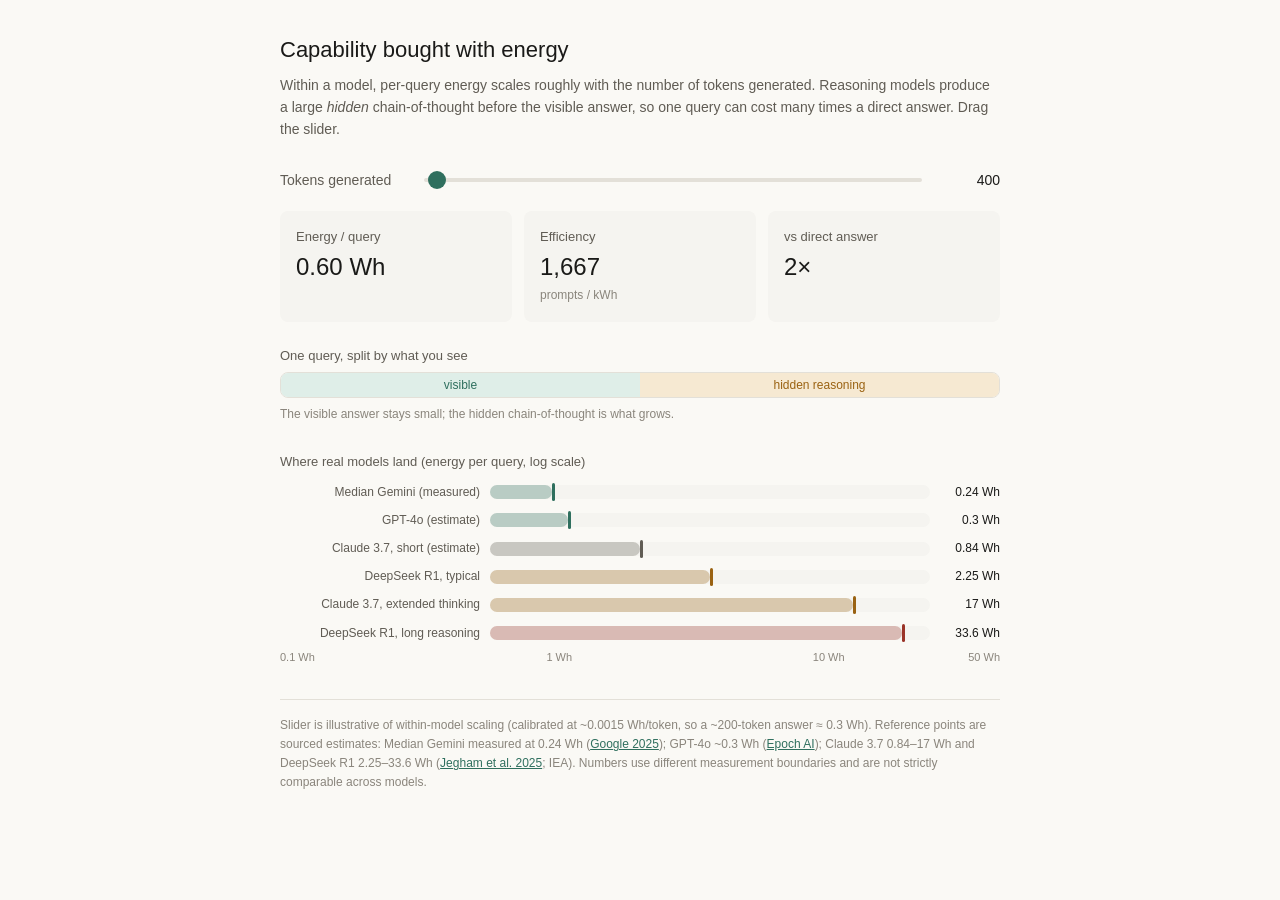
<file: test_time_compute_energy_explainer.html>
<!DOCTYPE html>
<html lang="en">
<head>
<meta charset="utf-8" />
<meta name="viewport" content="width=device-width, initial-scale=1" />
<title>Test-time compute &amp; energy — interactive explainer</title>
<style>
  :root{
    --surface-2:#ffffff; --surface-1:#f5f4f0; --surface-0:#faf9f5;
    --text-primary:#1a1a18; --text-secondary:#605c54; --text-muted:#8a857c;
    --text-accent:#2f6f5e; --bg-accent:#dfeee8;
    --text-warning:#9a6212; --bg-warning:#f6e9d2;
    --text-danger:#9a3328; --bg-danger:#f3dad5;
    --border:#e3e0d8; --radius:8px;
    --font-sans:-apple-system,BlinkMacSystemFont,"Segoe UI",Roboto,Helvetica,Arial,sans-serif;
  }
  @media (prefers-color-scheme: dark){
    :root{
      --surface-2:#26241f; --surface-1:#2f2c26; --surface-0:#1c1a16;
      --text-primary:#f2efe8; --text-secondary:#b8b2a6; --text-muted:#8c867a;
      --text-accent:#7fc8b2; --bg-accent:#27433b;
      --text-warning:#e0b46a; --bg-warning:#4a3a1f;
      --text-danger:#e09084; --bg-danger:#4a2a25;
      --border:#3c382f;
    }
  }
  *{ box-sizing:border-box; }
  body{
    margin:0; background:var(--surface-0); color:var(--text-primary);
    font-family:var(--font-sans); line-height:1.6;
    padding:2rem 1rem;
  }
  .wrap{ max-width:720px; margin:0 auto; }
  h1{ font-size:22px; font-weight:500; margin:0 0 0.4rem; }
  .sub{ font-size:14px; color:var(--text-secondary); margin:0 0 1.75rem; }
  input[type=range]{ -webkit-appearance:none; appearance:none; height:4px; border-radius:2px; background:var(--border); outline:none; }
  input[type=range]::-webkit-slider-thumb{ -webkit-appearance:none; appearance:none; width:18px; height:18px; border-radius:50%; background:var(--text-accent); cursor:pointer; border:none; }
  input[type=range]::-moz-range-thumb{ width:18px; height:18px; border-radius:50%; background:var(--text-accent); cursor:pointer; border:none; }
  .note{ font-size:12px; color:var(--text-muted); margin-top:2rem; border-top:0.5px solid var(--border); padding-top:1rem; }
  .note a{ color:var(--text-accent); }
</style>
</head>
<body>
<div class="wrap">
  <h1>Capability bought with energy</h1>
  <p class="sub">Within a model, per-query energy scales roughly with the number of tokens generated. Reasoning models produce a large <em>hidden</em> chain-of-thought before the visible answer, so one query can cost many times a direct answer. Drag the slider.</p>

  <div style="display:flex; align-items:center; gap:12px; margin:0 0 1.25rem;">
    <label for="tok" style="font-size:14px; color:var(--text-secondary); min-width:130px;">Tokens generated</label>
    <input type="range" id="tok" min="200" max="25000" value="400" step="100" style="flex:1;" />
    <span id="tokOut" style="font-size:14px; font-weight:500; min-width:64px; text-align:right;">400</span>
  </div>

  <div style="display:grid; grid-template-columns:repeat(3, minmax(0,1fr)); gap:12px; margin:0 0 1.5rem;">
    <div style="background:var(--surface-1); border-radius:var(--radius); padding:1rem;">
      <div style="font-size:13px; color:var(--text-secondary);">Energy / query</div>
      <div id="whOut" style="font-size:24px; font-weight:500;">0.6 Wh</div>
    </div>
    <div style="background:var(--surface-1); border-radius:var(--radius); padding:1rem;">
      <div style="font-size:13px; color:var(--text-secondary);">Efficiency</div>
      <div id="effOut" style="font-size:24px; font-weight:500;">1,667</div>
      <div style="font-size:12px; color:var(--text-muted);">prompts / kWh</div>
    </div>
    <div style="background:var(--surface-1); border-radius:var(--radius); padding:1rem;">
      <div style="font-size:13px; color:var(--text-secondary);">vs direct answer</div>
      <div id="mulOut" style="font-size:24px; font-weight:500;">2&times;</div>
    </div>
  </div>

  <div style="font-size:13px; color:var(--text-secondary); margin:0 0 6px;">One query, split by what you see</div>
  <div style="display:flex; height:26px; border-radius:var(--radius); overflow:hidden; border:0.5px solid var(--border); margin:0 0 0.4rem;">
    <div id="visBar" style="background:var(--bg-accent); display:flex; align-items:center; justify-content:center; font-size:12px; color:var(--text-accent); white-space:nowrap;">visible</div>
    <div id="hidBar" style="background:var(--bg-warning); display:flex; align-items:center; justify-content:center; font-size:12px; color:var(--text-warning); white-space:nowrap;">hidden reasoning</div>
  </div>
  <div style="font-size:12px; color:var(--text-muted); margin:0 0 1.75rem;">The visible answer stays small; the hidden chain-of-thought is what grows.</div>

  <div style="font-size:13px; color:var(--text-secondary); margin:0 0 10px;">Where real models land (energy per query, log scale)</div>
  <div id="ladder" style="display:flex; flex-direction:column; gap:9px;"></div>
  <div style="position:relative; height:18px; margin-top:6px; font-size:11px; color:var(--text-muted);">
    <span style="position:absolute; left:0;">0.1 Wh</span>
    <span style="position:absolute; left:37%;">1 Wh</span>
    <span style="position:absolute; left:74%;">10 Wh</span>
    <span style="position:absolute; right:0;">50 Wh</span>
  </div>

  <p class="note">Slider is illustrative of within-model scaling (calibrated at ~0.0015 Wh/token, so a ~200-token answer &approx; 0.3 Wh). Reference points are sourced estimates: Median Gemini measured at 0.24 Wh (<a href="https://arxiv.org/abs/2508.15734">Google 2025</a>); GPT-4o ~0.3 Wh (<a href="https://epoch.ai/gradient-updates/how-much-energy-does-chatgpt-use">Epoch AI</a>); Claude 3.7 0.84–17 Wh and DeepSeek R1 2.25–33.6 Wh (<a href="https://arxiv.org/abs/2505.09598">Jegham et al. 2025</a>; IEA). Numbers use different measurement boundaries and are not strictly comparable across models.</p>
</div>

<script>
(function(){
  var WH_PER_TOKEN = 0.0015;
  var BASE_TOKENS = 200;
  var LMIN = Math.log10(0.1), LMAX = Math.log10(50), LRANGE = LMAX - LMIN;
  function frac(v){ return Math.max(0, Math.min(1, (Math.log10(v)-LMIN)/LRANGE)); }
  var refs = [
    {n:"Median Gemini (measured)", v:0.24, c:"var(--text-accent)"},
    {n:"GPT-4o (estimate)", v:0.30, c:"var(--text-accent)"},
    {n:"Claude 3.7, short (estimate)", v:0.84, c:"var(--text-secondary)"},
    {n:"DeepSeek R1, typical", v:2.25, c:"var(--text-warning)"},
    {n:"Claude 3.7, extended thinking", v:17, c:"var(--text-warning)"},
    {n:"DeepSeek R1, long reasoning", v:33.6, c:"var(--text-danger)"}
  ];
  var ladder = document.getElementById("ladder");
  ladder.innerHTML = refs.map(function(r){
    return '<div style="display:flex; align-items:center; gap:10px;">'
      + '<div style="width:200px; font-size:12px; color:var(--text-secondary); text-align:right;">'+r.n+'</div>'
      + '<div style="flex:1; position:relative; height:14px; background:var(--surface-1); border-radius:7px;">'
      + '<div style="position:absolute; left:0; top:0; height:14px; width:'+(frac(r.v)*100).toFixed(1)+'%; background:'+r.c+'; opacity:0.30; border-radius:7px;"></div>'
      + '<div style="position:absolute; left:'+(frac(r.v)*100).toFixed(1)+'%; top:-2px; width:3px; height:18px; background:'+r.c+'; border-radius:2px;"></div>'
      + '</div>'
      + '<div style="width:60px; font-size:12px; font-weight:500; text-align:right;">'+r.v+' Wh</div>'
      + '</div>';
  }).join("");

  var tok = document.getElementById("tok");
  function upd(){
    var t = +tok.value;
    var wh = t * WH_PER_TOKEN;
    var eff = 1000 / wh;
    var mul = t / BASE_TOKENS;
    document.getElementById("tokOut").textContent = t.toLocaleString();
    document.getElementById("whOut").textContent = (wh<1? wh.toFixed(2): wh.toFixed(1)) + " Wh";
    document.getElementById("effOut").textContent = Math.round(eff).toLocaleString();
    document.getElementById("mulOut").innerHTML = Math.round(mul) + "&times;";
    var visPct = Math.max(4, Math.min(100, BASE_TOKENS / t * 100));
    document.getElementById("visBar").style.width = visPct.toFixed(1) + "%";
    document.getElementById("hidBar").style.width = (100 - visPct).toFixed(1) + "%";
    document.getElementById("hidBar").style.display = t > BASE_TOKENS ? "flex" : "none";
  }
  tok.addEventListener("input", upd);
  upd();
})();
</script>
</body>
</html>
</file>
<file: carbon-valley/site/css/heritage-tokens.css>
/* Heritage Design System tokens — copied from the Claude Design system (Heritage), 2026-09-26.
   Shared by the homepage and all article pages. Edit tokens here, not in page CSS.
   Font: Public Sans (self-hosted) stands in for Helvetica Neue, as in the design system. */
@font-face{font-family:"Public Sans";font-style:normal;font-weight:100 900;font-display:swap;src:url("../fonts/PublicSans-latin-ext.woff2") format("woff2");unicode-range:U+0100-02BA,U+02BD-02C5,U+02C7-02CC,U+02CE-02D7,U+02DD-02FF,U+0304,U+0308,U+0329,U+1D00-1DBF,U+1E00-1E9F,U+1EF2-1EFF,U+2020,U+20A0-20AB,U+20AD-20C0,U+2113,U+2C60-2C7F,U+A720-A7FF}
@font-face{font-family:"Public Sans";font-style:normal;font-weight:100 900;font-display:swap;src:url("../fonts/PublicSans-latin.woff2") format("woff2");unicode-range:U+0000-00FF,U+0131,U+0152-0153,U+02BB-02BC,U+02C6,U+02DA,U+02DC,U+0304,U+0308,U+0329,U+2000-206F,U+20AC,U+2122,U+2191,U+2193,U+2212,U+2215,U+FEFF,U+FFFD}
:root{--font-heading:"Public Sans","Helvetica Neue",Helvetica,Arial,sans-serif;--font-body:"Public Sans","Helvetica Neue",Helvetica,Arial,sans-serif;--font-mono:ui-monospace,"SF Mono","SFMono-Regular",Menlo,Consolas,monospace}
:root {
  /* ---- Base palette (verbatim from the supplied swatches) ---- */
  --oxford-blue: #002147;      /* deep authoritative primary */
  --racing-green: #0B341C;     /* British Racing Green */
  --steel-navy: #1F2E51;       /* Steel / Navy */
  --sky-blue: #70B3FF;         /* Sky Blue accent */
  --light-blue: #D6E9FF;       /* Light Blue tint */
  --orange: #FF9A2B;           /* Orange */
  --dark-red: #980605;         /* Dark Red */
  --alarm-red: #FF4C4C;        /* Alarm Red */
  --leather-brown: #A57C5B;    /* Leather Brown */
  --antique-gold: #C49A6C;     /* Warm Antique Gold */
  --muted-purple: #5A2C72;     /* Muted Purple */
  --grey-dark: #505050;        /* Grey Dark */
  --grey-medium: #A0A0A0;      /* Grey Medium */
  --grey-light: #E0E0E0;       /* Grey Light */

  --white: #FFFFFF;
  --ink: #14181C;              /* near-black, derived for body text on light */

  /* ---- Brand ---- */
  --brand-primary: var(--oxford-blue);
  --brand-secondary: var(--racing-green);
  --brand-accent: var(--orange);
  --brand-gold: var(--antique-gold);
  --brand-leather: var(--leather-brown);

  /* ---- Text ---- */
  --text-strong: var(--oxford-blue);
  --text-body: #232830;
  --text-muted: var(--grey-dark);
  --text-subtle: #8A8A8A;
  --text-inverse: #FFFFFF;
  --text-on-accent: #2A1600;   /* dark ink for text on orange/gold */
  --text-link: var(--steel-navy);
  --text-link-hover: var(--oxford-blue);

  /* ---- Surfaces ---- */
  --surface-page: #FAFAF8;
  --surface-card: #FFFFFF;
  --surface-sunken: #F2F3F1;
  --surface-raised: #FFFFFF;
  --surface-tint: var(--light-blue);
  --surface-tint-warm: #F6EFE6;   /* leather/gold tint */
  --surface-inverse: var(--oxford-blue);
  --surface-inverse-alt: var(--racing-green);

  /* ---- Borders ---- */
  --border-subtle: #ECEDEA;
  --border-default: #DADBD7;
  --border-strong: #BFC0BC;
  --border-inverse: rgba(255, 255, 255, 0.16);
  --border-focus: var(--sky-blue);

  /* ---- Semantic states ---- */
  --success: var(--racing-green);
  --success-bg: #E7F0E9;
  --success-border: #B9D3C1;

  --warning: #C56A00;          /* orange darkened for AA text */
  --warning-accent: var(--orange);
  --warning-bg: #FFF1DD;
  --warning-border: #F5D19A;

  --danger: var(--alarm-red);
  --danger-strong: var(--dark-red);
  --danger-bg: #FDE9E9;
  --danger-border: #F5C2C2;

  --info: var(--steel-navy);
  --info-accent: var(--sky-blue);
  --info-bg: var(--light-blue);
  --info-border: #B5D4F5;

  /* ---- Focus ring ---- */
  --ring: 0 0 0 3px rgba(112, 179, 255, 0.45);
  --ring-inverse: 0 0 0 3px rgba(112, 179, 255, 0.55);
}
:root {
  /* Weights — Medium (500) for headings & UI labels, Light (300) for prose */
  --fw-light: 300;    /* @kind font */
  --fw-regular: 400;  /* @kind font */
  --fw-medium: 500;   /* @kind font */
  --fw-bold: 700;     /* @kind font */

  /* Type scale (px) */
  --text-2xs: 11px;
  --text-xs: 12px;
  --text-sm: 14px;
  --text-base: 16px;
  --text-lg: 18px;
  --text-xl: 22px;
  --text-2xl: 28px;
  --text-3xl: 36px;
  --text-4xl: 46px;
  --text-5xl: 60px;
  --text-6xl: 76px;

  /* Line heights */
  --lh-none: 1;        /* @kind other */
  --lh-tight: 1.12;    /* @kind other */
  --lh-snug: 1.25;     /* @kind other */
  --lh-normal: 1.5;    /* @kind other */
  --lh-relaxed: 1.65;  /* @kind other */

  /* Letter spacing */
  --tracking-tighter: -0.03em; /* @kind other */
  --tracking-tight: -0.015em;  /* @kind other */
  --tracking-normal: 0;        /* @kind other */
  --tracking-wide: 0.03em;     /* @kind other */
  /* small-caps eyebrow labels */
  --tracking-caps: 0.09em;     /* @kind other */

  /* Semantic roles */
  --font-display: var(--font-heading);
  --fw-display: var(--fw-medium);  /* @kind font */
  --fw-heading: var(--fw-medium);  /* @kind font */
  --fw-label: var(--fw-medium);    /* @kind font */
  --fw-prose: var(--fw-light);     /* @kind font */
}
:root {
  /* Radii — kept tight for an engineered, heritage feel */
  --radius-none: 0;
  --radius-xs: 2px;
  --radius-sm: 4px;
  --radius-md: 6px;
  --radius-lg: 10px;
  --radius-xl: 14px;
  --radius-pill: 999px;

  /* Border widths */
  --border-hair: 1px;   /* @kind other */
  --border-thick: 2px;  /* @kind other */

  /* Shadows — cool navy-tinted, low spread */
  --shadow-xs: 0 1px 1px rgba(0, 33, 71, 0.05);
  --shadow-sm: 0 1px 2px rgba(0, 33, 71, 0.08), 0 1px 1px rgba(0, 33, 71, 0.04);
  --shadow-md: 0 4px 10px rgba(0, 33, 71, 0.08), 0 1px 3px rgba(0, 33, 71, 0.06);
  --shadow-lg: 0 12px 28px rgba(0, 33, 71, 0.12), 0 2px 6px rgba(0, 33, 71, 0.06);
  --shadow-xl: 0 24px 60px rgba(0, 33, 71, 0.18);
  --shadow-inset: inset 0 1px 2px rgba(0, 33, 71, 0.08);

  /* Motion */
  --ease-standard: cubic-bezier(0.2, 0.0, 0.0, 1.0);  /* @kind other */
  --ease-out: cubic-bezier(0.16, 1, 0.3, 1);           /* @kind other */
  --ease-in-out: cubic-bezier(0.65, 0, 0.35, 1);       /* @kind other */
  --dur-fast: 120ms;   /* @kind other */
  --dur-base: 180ms;   /* @kind other */
  --dur-slow: 280ms;   /* @kind other */
}
:root {
  --space-0: 0;
  --space-1: 4px;
  --space-2: 8px;
  --space-3: 12px;
  --space-4: 16px;
  --space-5: 20px;
  --space-6: 24px;
  --space-7: 32px;
  --space-8: 40px;
  --space-9: 48px;
  --space-10: 64px;
  --space-11: 80px;
  --space-12: 96px;
  --space-13: 128px;

  /* Layout */
  --container-sm: 640px;
  --container-md: 840px;
  --container-lg: 1080px;
  --container-xl: 1280px;

  --gutter: var(--space-6);
  --section-y: var(--space-11);
}
</file>
<file: carbon-valley/site/css/site.css>
/* Oliver Inderwildi — shared site styles. Tokens live in heritage-tokens.css. */

:root{
  /* page aliases onto Heritage tokens (heritage-tokens.css) */
  --body:var(--text-body);--muted:var(--text-muted);--subtle:var(--text-subtle);
  --paper:var(--surface-page);--card:var(--surface-card);--sunken:var(--border-subtle);--rule:var(--border-default);
  --font:var(--font-body);--mono:var(--font-mono);--ease:var(--ease-standard);
  --pad:16px;
}
@media (min-width:640px){:root{--pad:24px}}
@media (min-width:1024px){:root{--pad:28px}}

*,*::before,*::after{box-sizing:border-box}
html{scroll-behavior:smooth;-webkit-text-size-adjust:100%}
body{margin:0;background:var(--paper);color:var(--ink);font-family:var(--font);font-weight:300;-webkit-font-smoothing:antialiased;overflow-x:hidden}
a{color:inherit;text-decoration:none}
a:hover{color:var(--oxford-blue)}
img{display:block;max-width:100%}
h1,h2,h3{margin:0}
button{font-family:inherit}
:focus-visible{outline:2px solid var(--sky-blue);outline-offset:2px}
[hidden]{display:none!important}
.sr{position:absolute;width:1px;height:1px;overflow:hidden;clip:rect(0 0 0 0)}
.skip{position:absolute;left:-999px;top:8px;background:var(--ink);color:#fff;padding:8px 12px;z-index:100}
.skip:focus{left:8px;color:#fff}
.wrap{max-width:1240px;margin:0 auto;padding-left:var(--pad);padding-right:var(--pad)}
.eyebrow{font-weight:500;font-size:11px;letter-spacing:.1em;text-transform:uppercase}
.cta{font-weight:500;font-size:14px}

/* ---------- Nav ---------- */
.nav{position:sticky;top:0;z-index:50;background:var(--paper);border-bottom:1px solid var(--rule)}
.nav-in{max-width:1240px;margin:0 auto;padding:0 var(--pad);min-height:56px;display:flex;align-items:center;justify-content:space-between;gap:16px;font-weight:500;font-size:12px;letter-spacing:.03em;text-transform:uppercase;white-space:nowrap}
.nav-l,.nav-r{display:none;gap:6px 14px}
.nav-l{color:var(--racing-green)}
.nav-r{color:var(--oxford-blue);justify-content:flex-end}
.brand{display:flex;align-items:center;gap:10px;letter-spacing:.12em;color:var(--ink)}
.brand .sq{width:9px;height:9px;background:var(--racing-green)}
.brand .ci{width:9px;height:9px;background:var(--oxford-blue);border-radius:50%}
.dd{position:relative}
.dd-menu{position:absolute;top:100%;left:-14px;margin-top:10px;background:var(--card);border:1px solid var(--rule);border-radius:2px;box-shadow:0 6px 18px rgba(0,33,71,.10);display:flex;flex-direction:column;min-width:170px;padding:6px 0;text-transform:none;letter-spacing:0;opacity:0;visibility:hidden;transition:opacity 120ms var(--ease)}
.dd-menu::before{content:"";position:absolute;left:0;right:0;top:-12px;height:12px}
.dd:hover .dd-menu,.dd:focus-within .dd-menu{opacity:1;visibility:visible}
.dd-menu a{padding:10px 14px;font-size:14px;font-weight:500;color:var(--ink)}
.dd-menu a:hover{background:#F2F2EF}
.burger{display:flex;flex-direction:column;justify-content:center;gap:4px;width:40px;height:40px;margin-right:-8px;padding:10px;background:none;border:0;cursor:pointer}
.burger span:not(.sr){display:block;height:2px;background:var(--ink);transition:transform 160ms var(--ease),opacity 160ms}
.burger[aria-expanded="true"] span:nth-child(1){transform:translateY(6px) rotate(45deg)}
.burger[aria-expanded="true"] span:nth-child(2){opacity:0}
.burger[aria-expanded="true"] span:nth-child(3){transform:translateY(-6px) rotate(-45deg)}
.mnav{display:grid;grid-template-columns:1fr 1fr;gap:4px 24px;padding:8px var(--pad) 20px;border-top:1px solid var(--rule);font-weight:500;font-size:13px;letter-spacing:.03em;text-transform:uppercase}
.mnav-col{display:flex;flex-direction:column}
.mnav a{padding:10px 0}
@media (min-width:760px){
  .nav-in{display:grid;grid-template-columns:minmax(0,1fr) auto minmax(0,1fr);min-height:60px}
  .nav-l,.nav-r{display:flex;flex-wrap:wrap}
  .burger,.mnav{display:none!important}
}

/* ---------- Intro ---------- */
.intro{padding-top:32px;padding-bottom:32px;display:flex;flex-direction:column;gap:18px}
.tagline{display:flex;flex-direction:column;gap:4px;font-weight:700;font-size:15px;line-height:1.25;letter-spacing:.07em;text-transform:uppercase;color:var(--ink)}
.sub{margin:0;font-size:16px;line-height:1.55;color:var(--body);text-wrap:pretty}
@media (min-width:700px){
  .intro{padding-top:48px;padding-bottom:44px}
  .tagline{display:grid;grid-template-columns:repeat(3,1fr);gap:16px;font-size:clamp(14px,1.55vw,20px);white-space:nowrap}
  .tagline span:nth-child(2){text-align:center}
  .tagline span:nth-child(3){text-align:right}
}
@media (min-width:900px){.sub{text-align:justify;hyphens:auto}}

/* ---------- Articles ---------- */
.a-head{display:flex;flex-direction:column;gap:20px;border-bottom:2px solid var(--ink);padding-bottom:20px}
.a-title{font-weight:500;font-size:clamp(44px,6vw,72px);line-height:.95;letter-spacing:-.035em}
.a-bar{display:flex;justify-content:space-between;align-items:flex-start;gap:10px 24px;flex-wrap:wrap}
.chips{display:flex;gap:6px;flex-wrap:wrap}
.chip{display:inline-flex;align-items:center;gap:8px;font-weight:500;font-size:13px;padding:8px 14px;border-radius:2px;cursor:pointer;border:2px solid var(--ink);background:transparent;color:var(--ink);transition:background 120ms var(--ease),color 120ms var(--ease)}
.chip:hover{background:var(--ink);color:var(--paper)}
.chip.on{background:var(--ink);color:var(--paper)}
.chip .ti{flex:none}
.academics{margin-left:auto}
.academics i{font-size:14px}
.grid{display:grid;grid-template-columns:1fr;border-left:1px solid var(--rule)}
@media (min-width:640px){.grid{grid-template-columns:repeat(2,1fr)}}
@media (min-width:1024px){.grid{grid-template-columns:repeat(3,1fr)}}
.card{display:flex;flex-direction:column;gap:14px;padding:24px var(--pad) 24px;border-right:1px solid var(--rule);border-bottom:1px solid var(--rule);background:var(--paper);transition:background 160ms var(--ease)}
@media (min-width:640px){.card{padding:32px 28px 28px}}
.card:hover{background:var(--card);color:var(--ink)}
.card:hover h3{color:var(--oxford-blue)}
.card-img{display:block;aspect-ratio:16/9;background:var(--sunken);overflow:hidden}
.card-img img{width:100%;height:100%;object-fit:cover;transition:transform 400ms var(--ease)}
.card:hover .card-img img{transform:scale(1.02)}
.card-meta{display:flex;justify-content:space-between;align-items:center}
.card-num{font-family:var(--mono);font-size:13px;color:var(--muted)}
.shape{width:12px;height:12px}
.shape.circle{border-radius:50%}
.card .eyebrow{color:var(--muted)}
.card h3{font-weight:500;font-size:22px;line-height:1.2;letter-spacing:-.015em;text-wrap:pretty;transition:color 160ms var(--ease)}
.card p{margin:0;font-size:15px;line-height:1.55;color:var(--body);text-wrap:pretty;flex:1}
.empty{padding:64px 0;font-size:18px;color:var(--muted);margin:0}

/* ---------- Panels ---------- */
.more{padding-top:40px;padding-bottom:72px}
@media (min-width:900px){.more{padding-top:56px;padding-bottom:96px}}
.panels{display:grid;grid-template-columns:1fr;gap:16px}
@media (min-width:720px){.panels{grid-template-columns:repeat(2,1fr);gap:20px}}
@media (min-width:1024px){.panels{gap:24px}}
.panel{color:#fff;border-radius:2px;display:flex;flex-direction:column;scroll-margin-top:72px}
@media (min-width:720px){.panel{min-height:480px}}
.tone-ink{background:rgba(20,24,28,.8)}
.tone-navy{background:rgba(0,33,71,.8)}
.tone-green{background:rgba(11,52,28,.8)}
.panel a:hover{color:#fff;opacity:.85}
.p-head{display:flex;justify-content:space-between;align-items:center;gap:8px 16px;padding:20px var(--pad) 0;flex-wrap:wrap}
@media (min-width:640px){.p-head{padding:24px 28px 0}}
.p-label{font-weight:500;font-size:13px;letter-spacing:.12em;text-transform:uppercase}
.p-tabs{display:flex;gap:16px;margin-left:auto;overflow-x:auto;scrollbar-width:none}
.p-tab{font-weight:500;font-size:13px;background:none;border:0;border-bottom:2px solid transparent;padding:6px 0;cursor:pointer;color:#fff;white-space:nowrap;opacity:.6}
.p-tab[aria-selected="true"]{opacity:1;border-bottom-color:#fff}
.p-body{display:flex;flex-direction:column;padding:20px var(--pad) 24px;flex:1}
@media (min-width:640px){.p-body{padding:24px 28px 28px}}
.p-group{display:flex;flex-direction:column;flex:1;gap:12px}
.p-item{display:flex;flex-direction:column;gap:12px;flex:1}
.p-media{display:block;height:200px;position:relative;background:rgba(255,255,255,.1);overflow:hidden}
.p-media img{width:100%;height:100%}
.fit-cover img{object-fit:cover}
.fit-contain img{object-fit:contain;padding:12px 0}
.fit-contain-white{background:#fff}
.fit-contain-white img{object-fit:contain}
.p-empty span{position:absolute;left:12px;bottom:10px;font-weight:500;font-size:11px;letter-spacing:.1em;text-transform:uppercase;opacity:.7}
.p-item .eyebrow{padding-top:6px}
.p-title{color:#fff}
.p-title h3{font-weight:500;font-size:22px;line-height:1.2;letter-spacing:-.015em;text-wrap:pretty}
.p-item p{margin:0;font-size:15px;line-height:1.55;text-wrap:pretty;flex:1}
.p-foot{display:flex;justify-content:space-between;align-items:center;gap:16px;flex-wrap:wrap}
.p-item .cta{align-self:flex-start}
.p-more{font-weight:500;font-size:14px;opacity:.8}
.dots{display:flex;gap:8px}
.dot{width:8px;height:8px;padding:0;border:1px solid #fff;border-radius:50%;cursor:pointer;background:transparent;position:relative}
.dot::after{content:"";position:absolute;inset:-8px}
.dot[aria-pressed="true"]{background:#fff}
.news{gap:16px}
.news-grid{display:grid;grid-template-columns:minmax(0,120px) minmax(0,1fr);gap:20px;align-items:start}
@media (min-width:720px){.news-grid{flex:1}}
@media (min-width:480px){.news-grid{grid-template-columns:minmax(0,150px) minmax(0,1fr);gap:24px}}
.news-cover img{width:100%;aspect-ratio:2/3;object-fit:cover;box-shadow:0 8px 24px rgba(0,0,0,.25)}
.news-text{display:flex;flex-direction:column;gap:12px}
.news-text h3{font-weight:500;font-size:clamp(22px,4vw,30px);line-height:1.1;letter-spacing:-.025em;text-wrap:pretty}
.news-sub{font-size:18px;line-height:1.35}
.news-by{font-size:14px}

/* ---------- Footer ---------- */
.foot{border-top:1px solid var(--rule)}
.foot-in{max-width:1240px;margin:0 auto;padding:28px var(--pad);display:grid;grid-template-columns:1fr;gap:24px 48px;font-size:13px;line-height:1.6;color:var(--muted)}
.foot-about{display:flex;flex-direction:column;gap:2px}
.foot-about strong{font-weight:500;color:var(--ink)}
.foot-contact{display:flex;flex-direction:column;gap:10px}
.foot-label{font-weight:500;font-size:11px;letter-spacing:.1em;text-transform:uppercase;color:var(--ink)}
.foot-links{display:flex;flex-wrap:wrap;gap:10px 20px}
.foot-links a{display:flex;align-items:center;gap:7px;color:var(--ink);font-weight:500}
.foot-links a:hover{color:var(--oxford-blue)}
.foot-links i{font-size:15px;width:15px;text-align:center}
.foot-links img{width:15px;height:15px;object-fit:contain}
.foot-links svg.crest{width:15px;height:15px;fill:currentColor;flex:none}
@media (min-width:760px){
  .foot-in{grid-template-columns:1fr 1fr}
  .foot-contact{align-items:flex-end}
  .foot-links{justify-content:flex-end}
}

@media (prefers-reduced-motion:reduce){*{transition:none!important;scroll-behavior:auto!important}}

/* Phone: topic chips scroll sideways in one row instead of stacking */
@media (max-width:639px){
  .chips{flex-wrap:nowrap;overflow-x:auto;scrollbar-width:none;margin:0 calc(-1 * var(--pad));padding:0 var(--pad);width:calc(100% + 2 * var(--pad))}
  .chips::-webkit-scrollbar{display:none}
  .chip{flex:none}
  .academics{margin-left:0}
}

/* ---------- Sub-pages (Infographics, Books, Library …) ---------- */
.page-head{padding-top:32px;padding-bottom:8px;display:flex;flex-direction:column;gap:14px}
@media (min-width:700px){.page-head{padding-top:48px}}
.page-head .eyebrow{color:var(--muted)}
.page-title{font-weight:500;font-size:clamp(44px,6vw,72px);line-height:.95;letter-spacing:-.035em}
.page-lead{margin:0;max-width:760px;font-size:17px;line-height:1.55;color:var(--body);text-wrap:pretty}
.nav-in a[aria-current="page"],.mnav a[aria-current="page"]{font-weight:700;font-size:13px;letter-spacing:.02em}

/* Collection: a group of items that belong to one book or series */
.collection{padding-top:40px;padding-bottom:72px}
.col-head{display:grid;grid-template-columns:auto 1fr;gap:16px 20px;align-items:center;border-bottom:2px solid var(--ink);padding-bottom:20px}
.col-cover{display:block;width:64px;box-shadow:0 4px 14px rgba(0,33,71,.18);border-radius:1px;overflow:hidden}
.col-cover img{width:100%;aspect-ratio:2/3;object-fit:cover}
@media (min-width:640px){.col-cover{width:84px}}
.col-text{display:flex;flex-direction:column;gap:6px;min-width:0}
.col-text .eyebrow{color:var(--muted)}
.col-title{font-weight:500;font-size:clamp(22px,3vw,32px);line-height:1.1;letter-spacing:-.02em;text-wrap:pretty}
.col-sub{font-size:16px;color:var(--body)}
.col-links{display:flex;flex-wrap:wrap;gap:6px 18px;margin-top:4px}
.col-links a{font-weight:500;font-size:14px}
.col-pub{grid-column:1 / -1;display:flex;align-items:center;gap:16px}
.col-pub img{height:20px;width:auto;opacity:.85;filter:grayscale(1)}
.col-pub img:hover{opacity:1;filter:none}
.col-pub .springer-nature{height:24px}
@media (min-width:760px){
  .col-head{grid-template-columns:auto 1fr auto}
  .col-pub{grid-column:auto;align-self:end;justify-content:flex-end}
}
.sub-label{display:flex;align-items:baseline;justify-content:space-between;gap:12px;padding:28px 0 12px;border-bottom:1px solid var(--rule)}
.sub-label h3{font-weight:500;font-size:13px;letter-spacing:.12em;text-transform:uppercase}
.sub-label span{font-size:13px;color:var(--muted)}
.grid.tight{border-left:1px solid var(--rule)}
.card-img.on-white{background:#fff}
.card-img.on-white img{object-fit:contain}
.card-kind{display:inline-flex;align-items:center;gap:6px}
.card-kind i{font-size:12px}

/* Lightbox */
.lightbox{width:min(1200px,calc(100vw - 24px));max-height:calc(100vh - 24px);padding:0;border:0;border-radius:2px;background:var(--card);color:var(--ink);box-shadow:var(--shadow-xl)}
.lightbox::backdrop{background:rgba(0,33,71,.42);backdrop-filter:blur(2px)}
.lb-bar{position:sticky;top:0;display:flex;justify-content:space-between;align-items:center;gap:12px;padding:10px 12px 10px 20px;background:var(--card);border-bottom:1px solid var(--rule);font-size:13px}
.lb-bar a{font-weight:500}
.lb-close{width:36px;height:36px;border:0;background:none;cursor:pointer;font-size:22px;line-height:1;color:var(--ink)}
.lb-fig{margin:0;padding:16px 20px 20px}
.lb-fig img{width:100%;height:auto}
.lb-fig figcaption{display:flex;flex-direction:column;gap:4px;padding-top:12px;font-size:14px;line-height:1.5}
.lb-credit{color:var(--muted);font-size:12px}

/* ---------- Article pages ---------- */
.article{--measure:720px;padding:40px var(--pad) 72px}
@media (min-width:700px){.article{padding-top:64px;padding-bottom:96px}}
.article>*{max-width:var(--measure);margin-left:auto;margin-right:auto}
.art-head{display:flex;flex-direction:column;gap:18px}
.art-head .eyebrow{color:var(--muted)}
.a-title{font-weight:500;font-size:clamp(34px,5vw,56px);line-height:1.05;letter-spacing:-.03em;text-wrap:balance}
.a-title br{display:none}
.a-title em{display:block;font-style:normal;font-weight:300;font-size:.55em;line-height:1.2;letter-spacing:-.015em;color:var(--body);margin-top:.35em}
.standfirst{margin:0;font-size:clamp(19px,2.2vw,22px);line-height:1.5;color:var(--body);text-wrap:pretty}
.a-meta{display:flex;flex-wrap:wrap;align-items:center;gap:8px 18px;font-size:13px;color:var(--muted);border-top:1px solid var(--rule);padding-top:14px}
.a-author{display:inline-flex;align-items:center;gap:10px;color:var(--ink);font-weight:500}
.a-author img{width:28px;height:28px;border-radius:50%;object-fit:cover;object-position:center 20%}
.a-pub{margin-left:auto;font-weight:500;letter-spacing:.06em;text-transform:uppercase;font-size:11px}
.a-pub a{color:var(--oxford-blue)}
.a-note{margin:0;font-size:13px;line-height:1.55;color:var(--muted)}
.a-note a,.prose a,.a-after a{text-decoration:underline;text-underline-offset:3px;text-decoration-thickness:1px}
.a-hero-fig{max-width:1080px!important;margin-top:36px}
.a-hero-fig img{width:100%;height:auto;max-height:min(640px,75vh);object-fit:cover}
.a-hero-fig figcaption,.a-hero-fig .figure-caption{font-size:13px;color:var(--muted);padding-top:8px}
.a-toc{margin-top:36px;border-top:1px solid var(--rule);border-bottom:1px solid var(--rule);padding:14px 0}
.a-toc summary{cursor:pointer;font-weight:500;font-size:11px;letter-spacing:.1em;text-transform:uppercase;color:var(--ink);list-style:none;display:flex;justify-content:space-between}
.a-toc summary::after{content:"–";color:var(--muted)}
.a-toc:not([open]) summary::after{content:"+"}
.a-toc ol,.a-toc ul{margin:12px 0 0;padding-left:22px;display:flex;flex-direction:column;gap:6px;font-size:15px;line-height:1.45}
.a-toc a{color:var(--steel-navy)}
.a-toc a:hover{color:var(--oxford-blue);text-decoration:underline}

/* Prose */
.prose{margin-top:36px;display:flex;flex-direction:column;gap:22px;font-size:19px;line-height:1.65;color:var(--body)}
@media (max-width:639px){.prose{font-size:17.5px}}
.prose>*{margin:0}
.prose p{margin:0;text-wrap:pretty}
.prose .lead{font-size:1.1em;color:var(--ink)}
.prose strong{font-weight:500;color:var(--ink)}
.prose h2{font-weight:500;font-size:clamp(24px,3vw,30px);line-height:1.15;letter-spacing:-.02em;color:var(--ink);border-top:2px solid var(--ink);padding-top:18px;margin-top:22px;scroll-margin-top:80px}
.prose h3{font-weight:500;font-size:22px;line-height:1.25;letter-spacing:-.015em;color:var(--ink);margin-top:8px;scroll-margin-top:80px}
.prose ul,.prose ol{padding-left:24px;display:flex;flex-direction:column;gap:8px}
.prose blockquote{margin:12px 0;padding:0;border:0}
.prose blockquote p{font-weight:500;font-size:clamp(22px,2.6vw,28px);line-height:1.3;letter-spacing:-.02em;color:var(--oxford-blue);text-wrap:balance}
.prose blockquote cite,.prose blockquote footer{display:block;margin-top:10px;font-style:normal;font-size:14px;color:var(--muted)}
.prose hr,.prose .section-break{border:0;text-align:center;color:var(--subtle);letter-spacing:.5em}

/* Figures: break out of the text column */
.prose figure,.prose .figure{margin:14px 0;width:min(1080px,calc(100vw - 2 * var(--pad)));position:relative;left:50%;transform:translateX(-50%);display:flex;flex-direction:column;gap:10px}
.prose .figure-narrow,.prose figure.narrow{width:100%;left:0;transform:none}
.prose figure img,.prose .figure img{width:auto;max-width:100%;height:auto;max-height:min(720px,82vh);margin:0 auto;object-fit:contain}
.prose .figure-media{width:100%}
.prose figcaption,.prose .figure-caption{font-size:13px;line-height:1.5;color:var(--muted);width:min(var(--measure),100%);align-self:center}
.prose .figure-caption p{margin:0}
.prose .figure-caption-label,.prose .fig-num{display:inline-block;margin-right:6px;font-weight:500;font-size:11px;letter-spacing:.1em;text-transform:uppercase;color:var(--ink)}
.prose .fig-credit{display:block;font-size:12px;color:var(--subtle)}
.prose iframe{width:100%;border:0;display:block}
.prose .figure-flourish,.prose .flourish-embed{overflow:visible}

/* Boxes */
.prose .callout,.prose .key-insight,.prose .takeaway,.prose .risk-box,.prose .concept-box,.prose .safeguards,.prose .glossary{background:var(--card);border:1px solid var(--rule);border-left:3px solid var(--oxford-blue);padding:18px 22px;font-size:17px;line-height:1.6;display:flex;flex-direction:column;gap:10px}
.prose .callout.insight,.prose .key-insight,.prose .takeaway{border-left-color:var(--racing-green)}
.prose .callout.risk,.prose .risk-box{border-left-color:var(--dark-red)}
.prose .callout p,.prose .key-insight p,.prose .takeaway p,.prose .risk-box p,.prose .concept-box p,.prose .safeguards p{margin:0}
.prose .callout-label,.prose .takeaway-label,.prose .glossary-title,.prose .key-insight>strong:first-child,.prose .risk-box>strong:first-child,.prose .concept-box>strong:first-child{display:block;font-weight:500;font-size:11px;letter-spacing:.1em;text-transform:uppercase;color:var(--ink)}
.prose .risk-box h3,.prose .concept-box h3,.prose .safeguards h3{font-size:18px;margin:0}
.prose .glossary dl{margin:0;display:grid;grid-template-columns:1fr;gap:4px 20px;font-size:15px}
.prose .glossary dt{font-weight:500;color:var(--ink);margin-top:8px}
.prose .glossary dd{margin:0;color:var(--body)}
@media (min-width:640px){.prose .glossary dl{grid-template-columns:minmax(140px,220px) 1fr}.prose .glossary dt{margin-top:0}}
.prose .part-nav{display:flex;flex-direction:column;gap:4px;padding:14px 18px;border:1px solid var(--rule);background:var(--card)}
.prose .part-nav-label{font-weight:500;font-size:11px;letter-spacing:.1em;text-transform:uppercase;color:var(--muted)}
.prose .part-nav a{font-weight:500;text-decoration:none;color:var(--oxford-blue)}
.prose .drop-cap::first-letter{font-weight:500}

/* After the article */
.a-after{margin-top:48px;display:flex;flex-direction:column;gap:28px;font-size:15px;line-height:1.6;color:var(--body)}
.a-after h2{font-weight:500;font-size:13px;letter-spacing:.12em;text-transform:uppercase;color:var(--ink);border-top:1px solid var(--rule);padding-top:16px;margin:0 0 8px}
.a-after h3{font-weight:500;font-size:16px;margin:14px 0 6px;color:var(--ink)}
.a-after ul,.a-after ol{margin:0;padding-left:20px;display:flex;flex-direction:column;gap:6px}
.a-after .ref-list,.a-after .references ol{font-size:14px;color:var(--muted)}
.tags-strip{display:flex;flex-wrap:wrap;gap:6px}
.tags-strip .tag{font-weight:500;font-size:12px;padding:5px 10px;border:1px solid var(--ink);border-radius:2px;color:var(--ink)}
.author-bio,.author-bio-inner{display:flex;gap:16px;align-items:flex-start}
.author-bio{border-top:1px solid var(--rule);padding-top:20px}
.author-bio-avatar{flex:none;width:56px;height:56px;border-radius:50%;overflow:hidden}
.author-bio-avatar img{width:100%;height:100%;object-fit:cover;object-position:center 20%}
.author-bio strong,.author-bio h3,.author-bio .author-name{font-weight:500;color:var(--ink)}
.author-bio p{margin:4px 0 0}
.a-back{margin:0;font-weight:500}
.a-back a{text-decoration:none}
.prose .ref-section{font-size:14px;line-height:1.55;color:var(--muted);border-top:1px solid var(--rule);padding-top:16px}
.prose .ref-section h2,.prose .ref-section h3{font-size:13px;letter-spacing:.12em;text-transform:uppercase;border:0;padding:0;margin:0 0 8px}
.prose .ref-list{padding-left:20px;display:flex;flex-direction:column;gap:6px}
.prose .figure-media{position:relative;width:100%;padding-top:56.25%;overflow:hidden;background:var(--sunken)}
.prose .figure-media img,.prose .figure-media iframe{position:absolute;inset:0;width:100%;height:100%;max-height:none;object-fit:contain;border:0}

/* Category pages */
.cat-list{padding-top:24px;padding-bottom:72px}
.cat-bar{padding-bottom:20px;border-bottom:2px solid var(--ink)}
.card-img img.contain{object-fit:contain;padding:14px 0}
.cat-more{margin:24px 0 0;font-weight:500}
.page-title a{color:inherit}
.a-title a{color:inherit}

/* Publications */
.btn{display:inline-flex;align-items:center;gap:8px;font-weight:500;font-size:14px;padding:10px 16px;border:2px solid var(--ink);border-radius:2px;color:var(--ink);background:transparent}
.btn:hover{background:var(--ink);color:var(--paper)}
.btn-solid{background:var(--oxford-blue);border-color:var(--oxford-blue);color:#fff}
.btn-solid:hover{background:var(--ink);border-color:var(--ink);color:#fff}
.pub{padding-top:40px;padding-bottom:72px}
@media (min-width:700px){.pub{padding-top:56px}}
.pub-head{display:flex;flex-direction:column;gap:14px;max-width:860px;padding-bottom:24px;border-bottom:2px solid var(--ink)}
.pub-head .eyebrow{color:var(--muted)}
.pub-head .pub-title{font-weight:500;font-size:clamp(28px,4vw,44px);line-height:1.1;letter-spacing:-.025em;text-wrap:balance}
.pub-authors{margin:0;font-size:17px;color:var(--ink)}
.pub-cite{margin:0;font-size:14px;color:var(--muted)}
.pub-cite a{text-decoration:underline;text-underline-offset:3px}
.pub-btns{display:flex;flex-wrap:wrap;gap:10px;margin-top:6px}
.pub-version{margin:0;font-size:12px;color:var(--subtle)}
.pub-people{margin:0;display:grid;grid-template-columns:auto 1fr;gap:4px 16px;font-size:15px}
.pub-people dt{font-weight:500;color:var(--ink)}
.pub-people dd{margin:0;color:var(--body)}
.pub-grid{display:grid;grid-template-columns:1fr;gap:28px;margin-top:32px}
@media (min-width:860px){.pub-grid{grid-template-columns:minmax(0,5fr) minmax(0,7fr);gap:48px;align-items:start}}
.pub-page{display:block;border:1px solid var(--rule);background:#fff;box-shadow:var(--shadow-md)}
.pub-page img{width:100%;height:auto}
.pub-abs h2{font-weight:500;font-size:11px;letter-spacing:.1em;text-transform:uppercase;color:var(--ink);margin-bottom:12px}
.pub-abs p{margin:0;font-size:18px;line-height:1.65;color:var(--body);text-wrap:pretty}
.pub .a-back{margin-top:40px}
.pub-thumb{display:block;height:220px;background:var(--sunken);overflow:hidden;display:flex;justify-content:center;align-items:flex-start;padding-top:16px}
.pub-thumb img{height:100%;width:auto;box-shadow:var(--shadow-sm);background:#fff}
.pub-card h3{font-size:19px}
.pub-card p{font-size:14px;color:var(--muted)}
.pub-dl{font-size:12px;color:var(--oxford-blue)}

/* Horizons debate page */
.hz{padding-top:40px;padding-bottom:72px}
.hz-head{display:flex;flex-direction:column;gap:14px;max-width:860px;padding-bottom:24px;border-bottom:2px solid var(--ink)}
.hz-logo img{height:48px;width:auto}
.hz-title{font-weight:500;font-size:clamp(28px,4vw,44px);line-height:1.1;letter-spacing:-.025em;text-wrap:balance}
.hz-stand{margin:0;font-size:clamp(18px,2vw,21px);line-height:1.5;color:var(--body)}
.hz-byline{margin:0;font-size:14px;color:var(--muted)}
.hz-debate{display:grid;grid-template-columns:1fr;gap:48px;margin-top:36px}
@media (min-width:860px){.hz-debate{grid-template-columns:1fr 1fr;gap:56px}}
.hz-photo{margin:0 0 16px}
.hz-photo img{width:100%;max-width:420px;height:auto;display:block}
.hz-photo figcaption{font-size:12px;color:var(--subtle);margin-top:6px}
.hz-vote{font-weight:500;font-size:clamp(32px,4vw,44px);line-height:1;color:var(--oxford-blue);margin:0 0 14px}
.hz-vote span{display:block;font-size:15px;font-weight:400;color:var(--muted);margin-top:6px}
.hz-text p{margin:0 0 16px;font-size:17px;line-height:1.65;color:var(--body)}
.hz-quote{margin:8px 0 20px;padding:0 0 0 16px;border-left:3px solid var(--oxford-blue)}
.hz-quote p{font-weight:500;font-size:20px!important;line-height:1.35!important;color:var(--oxford-blue)!important}
.hz-bio{font-size:14px;font-style:italic;color:var(--muted);border-top:1px solid var(--rule);padding-top:12px;margin:8px 0 0}
.hz-source{margin:40px 0 0;font-size:13px;color:var(--muted)}
.hz-source a{text-decoration:underline;text-underline-offset:3px}
.hz .a-back{margin-top:24px}

/* Author chip: small round portrait + name, on pages Oliver authored, edited, contributed to or spoke at */
.by-oi{display:inline-flex;align-items:center;gap:8px;font-weight:500;font-size:13px;color:inherit;letter-spacing:0;text-transform:none;white-space:nowrap}
.by-oi img{width:24px;height:24px;border-radius:50%;object-fit:cover;flex:none}
.by-oi-row{margin:10px 0 0}
.reskin [class*="hero"] .by-oi,.reskin .page-header .by-oi{color:#fff}
/* author thumbnail: a little larger, clearly circular (thin ring so the round edge shows on dark and light) */
.by-oi{gap:10px;font-size:14px}
.by-oi img{width:38px;height:38px;border-radius:50%;object-fit:cover;object-position:center;box-shadow:0 0 0 1.5px var(--border-default)}
.a-author img{width:40px;height:40px;border-radius:50%;object-fit:cover;object-position:center;box-shadow:0 0 0 1.5px var(--border-default)}
.reskin [class*="hero"] .by-oi img,.reskin .page-header .by-oi img{box-shadow:0 0 0 1.5px rgba(255,255,255,.55)}
/* Books & White Papers: secondary headings with a dividing rule */
.cat-h2{font-weight:500;font-size:clamp(26px,3.2vw,36px);line-height:1.1;letter-spacing:-.02em;margin:8px 0 20px}
.cat-rule{border:0;border-top:2px solid var(--ink);margin:56px 0 32px}
/* mobile sub-links under Articles / In the media */
.mnav-sub{display:flex;flex-direction:column;margin:-4px 0 4px 12px;border-left:1px solid var(--rule);padding-left:10px}
.mnav-sub a{padding:7px 0;font-size:12px;opacity:.85}
/* light text on dark grounds: heavier weight + default smoothing so it doesn't thin out */
.oi-light{-webkit-font-smoothing:auto;-moz-osx-font-smoothing:auto}
/* figure placeholder (image still to be supplied) and in-text reference markers */
.prose .fig-missing{aspect-ratio:16/9;display:grid;place-items:center;border:1px dashed var(--rule);color:var(--muted);font-size:13px;letter-spacing:.12em;text-transform:uppercase;background:var(--card)}
.prose a.ref-mark{text-decoration:none;color:var(--muted);font-size:.85em}
/* stand-alone infographic page */
.inf-page{max-width:880px;padding-top:8px;padding-bottom:48px}
.inf-page .page-head{padding-left:0;padding-right:0}
.inf-fig{margin:28px 0 8px;text-align:center}
.inf-fig img{margin:0 auto;max-width:100%;height:auto;border:1px solid var(--rule);background:#fff}
.inf-fig figcaption{font-size:13px;color:var(--muted);margin-top:10px}
.inf-text{max-width:720px;margin:32px auto 0}
.inf-src{font-size:14px;color:var(--muted)}
/* reading-list book entries */
.prose .section-label{font-size:12px;letter-spacing:.14em;text-transform:uppercase;color:var(--muted);margin:40px 0 -8px}
.prose .book-list{display:flex;flex-direction:column;gap:36px;margin:24px 0 40px}
.prose .book-entry{display:grid;grid-template-columns:140px 1fr;gap:24px;align-items:start;padding-top:28px;border-top:1px solid var(--rule)}
.prose .book-cover{width:140px;height:auto;box-shadow:0 4px 14px rgba(0,33,71,.14);border-radius:2px}
.prose .book-cover-text{aspect-ratio:2/3;display:flex;align-items:center;justify-content:center;text-align:center;padding:12px;background:var(--card);border:1px solid var(--rule);font-weight:500;font-size:14px;line-height:1.3;color:var(--muted)}
.prose .book-text h3{margin:2px 0 4px}
.prose .book-number{font-size:12px;letter-spacing:.14em;text-transform:uppercase;color:var(--muted);margin:0}
.prose .book-author{font-weight:500;margin:0 0 10px;color:var(--oxford-blue)}
.prose .book-link{font-size:14px}
@media (max-width:560px){.prose .book-entry{grid-template-columns:1fr}.prose .book-cover{width:120px}}
.inf-page .page-title{font-size:clamp(28px,3.6vw,42px);line-height:1.12;letter-spacing:-.02em;margin-bottom:14px}
.inf-text a.btn{text-decoration:none;color:#fff}
/* Google Scholar mirror: compact list, readable metrics and citation counts */
.reskin .pub-item .pub-title{font-size:clamp(17px,1.5vw,19px);font-weight:500;line-height:1.35;letter-spacing:-.01em;margin-bottom:4px}
.reskin .pub-item .pub-authors{font-size:15px}
.reskin .pub-item .pub-venue{font-size:13px}
.reskin .pub-cite-badge{font-size:13px;font-weight:500;letter-spacing:.02em;padding:3px 10px;color:var(--ink-soft,#232830)}
.reskin .pub-year{font-size:14px}
.reskin .metric-value{font-size:28px}
.reskin .metric-label{font-size:11px}
.reskin .metric-sublabel,.reskin .metric-note{font-size:11px}
.reskin .page-header .page-subtitle,.reskin .page-header .keyword-tag{font-weight:450}
/* Library: book reviews */
.lib-review .a-meta{border:0}
.prose .lib-book{display:grid;grid-template-columns:150px 1fr;gap:24px;align-items:center;margin:40px 0 24px;padding:24px;background:var(--card);border:1px solid var(--rule);border-radius:2px}
.prose .lib-book-cover img{width:150px;height:auto;box-shadow:0 6px 18px rgba(0,33,71,.18)}
.prose .lib-book-meta p{margin:0 0 6px}
.prose .lib-book-title{font-weight:600;font-size:1.05em;line-height:1.3}
.prose .lib-book-title span{font-weight:400}
.prose .lib-book-author{color:var(--oxford-blue);font-weight:500}
.prose .lib-book-ed{font-size:14px;color:var(--muted);margin-bottom:14px!important}
.prose .lib-book a.btn{text-decoration:none;color:#fff}
.lib-card-img{background:var(--sunken,#EEEEEA);display:flex;align-items:center;justify-content:center}
.lib-card-img img{height:100%;width:100%;object-fit:contain}
@media (max-width:560px){.prose .lib-book{grid-template-columns:1fr}.prose .lib-book-cover img{width:130px}}
/* portrait artworks as hero: shown whole and centred */
.a-hero-fig.portrait{max-width:520px!important;margin-left:auto;margin-right:auto;text-align:center}
.a-hero-fig.portrait img{width:auto;max-width:100%;max-height:min(620px,78vh);object-fit:contain;margin:0 auto}
/* book landing: publisher highlights */
.pub-highlights{margin:36px 0 0;padding:24px 28px;border:1px solid var(--rule);border-left:3px solid #C49A6C;background:var(--card)}
.pub-highlights ul{margin:8px 0 12px 1.1em;padding:0}
.pub-highlights li{margin:6px 0;line-height:1.5}
.pub-highlights .pub-series{font-size:14px;color:var(--muted);margin:0}
.prose .lib-video{margin:28px 0 8px}
.prose .lib-video-link{font-size:14px;margin-top:0}
.prose .lib-sketch{margin:32px auto;max-width:420px;text-align:center}
.prose .lib-sketch img{width:100%;height:auto;border:1px solid var(--rule)}
.prose .lib-sketch figcaption{font-size:13px;color:var(--muted);margin-top:8px}
.prose .lib-full-label{margin-top:28px;margin-bottom:0}
/* Conscious Machines: further-reading lists, book banner, clip credit */
.prose .cm-banner{margin:40px 0 8px}
.prose .cm-banner img{width:100%;height:auto;max-width:700px;display:block;margin:0 auto}
.prose .cm-reading{border-top:1px solid var(--rule);margin-top:32px;padding-top:12px;font-size:15px}
.prose .cm-reading h3{font-size:13px;letter-spacing:.12em;text-transform:uppercase;margin:20px 0 8px}
.prose .cm-reading ul{padding-left:20px;margin:0}
.prose .cm-reading li{margin:6px 0;line-height:1.5}
.prose .fig-credit{font-size:12px;color:var(--muted)}
.prose .cm-reading li{margin:4px 0!important;padding:0!important}
/* quantum infographic pages */
.inf-page .figure-media{position:relative;width:100%}
.inf-page .inf-fig{max-width:880px;margin-left:auto;margin-right:auto}
.inf-page .inf-fig .figure-media img{width:100%;height:auto;border:1px solid var(--rule)}
.inf-page .inf-fig .figure-caption{font-size:14px;color:var(--muted);text-align:left;margin-top:10px}
.inf-page .inf-links{justify-content:center;flex-wrap:wrap;margin:18px 0 8px}
.inf-page .inf-links a.btn{text-decoration:none}
.inf-data{max-width:880px;margin:32px auto 0}
.inf-data h2{font-size:20px;margin:0 0 12px}
.inf-data .table-wrap{overflow-x:auto;border:1px solid var(--rule)}
.inf-data table{border-collapse:collapse;width:100%;font-size:14px}
.inf-data th,.inf-data td{padding:8px 12px;border-bottom:1px solid var(--rule);text-align:left;vertical-align:top}
.inf-data th{background:var(--card);font-weight:600;font-size:12px;letter-spacing:.04em}
.inf-data td:nth-child(2){text-align:right;font-variant-numeric:tabular-nums;white-space:nowrap}
.inf-bar{margin:8px 0 4px}
/* Heritage world map (assets/js/worldmap.js) */
figure.wmap{position:relative;margin:28px 0;background:var(--paper,#FAFAF8);border-top:1px solid var(--rule);border-bottom:1px solid var(--rule);padding:12px 0 10px}
/* maps break out of the text column: wider than the prose, capped at 1240px */
.prose figure.wmap,.inf-page figure.wmap,main.wrap figure.wmap{width:min(1240px,calc(100vw - 32px));position:relative;left:50%;transform:translateX(-50%)}
figure.wmap svg{display:block;width:100%;height:auto}
figure.wmap path.c{cursor:pointer;transition:fill .25s}
figure.wmap path.c:hover,figure.wmap path.c.hit{stroke:#14181C;stroke-width:1}
.wmap-head{display:flex;justify-content:space-between;align-items:center;gap:12px;flex-wrap:wrap;margin-bottom:4px}
.wmap-search input{font:inherit;font-size:13px;padding:5px 10px;border:1px solid var(--rule);border-radius:2px;width:190px;background:var(--paper)}
.wmap-legend svg{display:block;max-width:100%}
.wmap-lt{font-size:12px;fill:#505050;font-variant-numeric:tabular-nums}
.wmap-label{font-size:11px;fill:#14181C;text-anchor:middle;pointer-events:none;paint-order:stroke;stroke:rgba(255,255,255,.85);stroke-width:3px;font-weight:500}
.wmap-grouplabel{font-size:11px;fill:#8A6A4C;font-weight:600;pointer-events:none;paint-order:stroke;stroke:#fff;stroke-width:3px}
.wmap-dot{fill:#fff;stroke:#C0392B;stroke-width:1.6;cursor:pointer}
.wmap-tip{position:absolute;z-index:5;max-width:260px;background:#fff;border:1px solid var(--rule);box-shadow:0 6px 18px rgba(0,33,71,.14);padding:10px 12px;font-size:13px;line-height:1.4;pointer-events:none}
.wmap-tip strong{display:block;font-size:14px}
.wmap-tip span{display:block}
.wmap-tip-v{font-size:18px;font-weight:600;color:var(--oxford-blue,#002147);margin:2px 0}
.wmap-tip-grp,.wmap-tip-hint{font-size:11px;color:#8A6A4C;letter-spacing:.04em}
.wmap-tip-n{color:#505050}
.wmap-cap{font-size:13px;color:#505050;margin-top:8px;display:flex;flex-direction:column;gap:2px}
.wmap-cap strong{color:#14181C;font-size:15px}
.wmap-src{font-size:12px}
.lib-note{margin:-.25rem 0 1.25rem;color:var(--ink-2,#4a4f55);font-size:16px}
.lib-note a,.lib-more a{color:var(--oxford-blue,#002147);font-weight:600}
.lib-more{margin:1rem 0 0;font-size:15px}
.cat-desc{margin:.9rem 0 1.4rem;max-width:62ch;font-size:17px;line-height:1.5;color:var(--ink-2,#4a4f55);font-style:italic}
.foot-legal{max-width:1240px;margin:0 auto;padding:14px var(--pad) 24px;border-top:1px solid var(--rule);font-size:12px;line-height:1.55;color:var(--muted)}
.foot-legal p{margin:0 0 4px;max-width:110ch}
.buy-where{max-width:900px;margin:2.6rem auto 1.6rem;text-align:left}
.buy-title{font-size:.78rem;letter-spacing:.14em;text-transform:uppercase;color:var(--gold,#C49A6C);text-align:center;margin:0 0 1.2rem;font-weight:500}
.buy-cols{display:grid;grid-template-columns:repeat(3,minmax(0,1fr));gap:1.4rem 2rem}
.buy-h{font-size:.8rem;font-weight:600;color:#FAFAF8;margin:0 0 .5rem;letter-spacing:.02em}
.buy-where ul{list-style:none;margin:0;padding:0}
.buy-where li{margin:.25rem 0;font-size:.92rem;line-height:1.45}
.buy-where a{color:rgba(250,250,248,.86);text-decoration:none;border-bottom:1px solid rgba(196,154,108,.45)}
.buy-where a:hover{color:#fff;border-bottom-color:var(--gold,#C49A6C)}
.buy-isbn{text-align:center;font-size:.8rem;color:rgba(250,250,248,.6);margin:1.4rem 0 0}
@media (max-width:760px){.buy-cols{grid-template-columns:1fr}.buy-where{padding:0 4px}}
.lib-card-book{color:var(--muted,#5b6168);font-size:15px}
.code-box{margin:2.2rem 0 0;padding:1.2rem 1.4rem;border:1px solid var(--rule,#d8d8d2);border-left:3px solid var(--racing-green,#0B341C);background:#fff}
.code-box-h{font-size:12px;letter-spacing:.12em;text-transform:uppercase;color:var(--racing-green,#0B341C);margin:0 0 .4rem;font-weight:600}
.code-box .pub-btns{margin-top:.8rem}
.btn-soon{opacity:.6;cursor:default;border-style:dashed}
.ft-frame{position:relative;width:100%;aspect-ratio:864/560;border:1px solid var(--rule,#d8d8d2);background:#fff}
.ft-frame iframe{position:absolute;inset:0;width:100%;height:100%;border:0}
.code-card .cta-row{display:flex;flex-wrap:wrap;gap:.6rem 1.2rem;margin-top:auto}
.code-card .cta-row a,.code-card .cta-row span{font-weight:600;font-size:15px}
.code-card .cta-row .soon{color:var(--muted,#6b7076);font-weight:500}
.et-frame{aspect-ratio:1280/800}
.et-frame{aspect-ratio:auto;height:auto;overflow:hidden}
.et-frame iframe{position:static;width:1280px;height:820px;transform-origin:0 0}
.tools{display:flex;flex-direction:column;gap:0;border-top:1px solid var(--rule,#d8d8d2)}
.tool-row{display:grid;grid-template-columns:minmax(0,1.1fr) minmax(0,1fr);gap:40px;padding:32px 0;border-bottom:1px solid var(--rule,#d8d8d2)}
.tool-l h3{font-size:28px;margin:.3rem 0 .4rem}
.tool-kind{font-size:14px;color:var(--muted,#5b6168);margin:0 0 .8rem;display:flex;gap:.6rem;align-items:center}
.tool-kind .tag{font-size:12px}
.tool-l figure{margin:1.2rem 0 0}
.tool-l figure img{width:100%;height:auto;border:1px solid var(--rule,#d8d8d2);background:#fff}
.tool-l figcaption{font-size:13px;color:var(--muted,#5b6168);margin-top:.4rem}
.repo-h{font-size:12px;letter-spacing:.12em;text-transform:uppercase;font-weight:600;color:var(--ink,#14181C);margin:.3rem 0 .3rem}
.repo-url{font-family:ui-monospace,Menlo,monospace;font-size:14px;margin:0 0 1rem}
.repo-url .soon{font-family:inherit;color:var(--muted,#6b7076)}
.repo-grp{font-size:12px;font-weight:600;color:var(--racing-green,#0B341C);margin:1rem 0 .3rem;letter-spacing:.04em}
.repo-list{list-style:none;margin:0;padding:0;border-top:1px solid var(--rule,#e2e2dd)}
.repo-list li{display:flex;flex-direction:column;padding:.45rem 0;border-bottom:1px solid var(--rule,#e2e2dd)}
.repo-list li>a,.repo-list li>span{font-family:ui-monospace,Menlo,monospace;font-size:13.5px;color:var(--oxford-blue,#002147)}
.repo-list li>span{color:var(--ink,#2a2f36)}
.repo-list em{font-style:normal;font-size:13px;color:var(--muted,#5b6168)}
@media (max-width:860px){.tool-row{grid-template-columns:1fr;gap:20px}}
.code-head{position:relative}
.gh-big{position:absolute;right:var(--pad,24px);top:28px;display:flex;flex-direction:column;align-items:center;gap:4px;color:var(--ink,#14181C);text-decoration:none}
.gh-big i{font-size:84px;line-height:1}
.gh-big span{font-size:12px;letter-spacing:.12em;text-transform:uppercase;font-weight:600}
.gh-big:hover{color:var(--oxford-blue,#002147)}
@media (max-width:700px){.gh-big i{font-size:48px}.gh-big{top:18px}}
.repo-h{font-size:22px;letter-spacing:0;text-transform:none;font-family:ui-monospace,Menlo,monospace;font-weight:600;display:flex;gap:.5rem;align-items:center}
.repo-list li{flex-direction:row;flex-wrap:wrap;align-items:baseline;gap:.2rem .9rem;padding:.35rem 0}
.repo-list em{flex:1 1 12rem}
.gh-big .gh-ic{width:84px;height:84px}
.repo-h .gh-ic{width:22px;height:22px;flex:none}
@media (max-width:700px){.gh-big .gh-ic{width:48px;height:48px}}

.pipe{display:grid;grid-template-columns:repeat(5,1fr);gap:14px;margin:8px 0 40px;}@media(max-width:1000px){.pipe{grid-template-columns:repeat(3,1fr);}}@media(max-width:640px){.pipe{grid-template-columns:repeat(2,1fr);gap:10px;}}
.pipe-card{margin:0;}.pipe-card img{display:block;width:100%;height:auto;border-radius:10px;}

/* Companion page */
.comp-repos{display:grid;grid-template-columns:repeat(auto-fit,minmax(320px,1fr));gap:2rem;margin-bottom:2rem;}
.comp-repo .repo-list li span{font-family:ui-monospace,SFMono-Regular,Menlo,monospace;font-size:.85rem;}
.card-img video{display:block;width:100%;height:100%;object-fit:contain;background:#fff;}

/* Companion page: branded band + infographic carousel */
.cmp-band{background:#0f1b33;color:#efe9df;padding:56px 0 48px;margin-bottom:40px;}
.cmp-band-in{display:grid;grid-template-columns:150px 1fr;gap:40px;align-items:center;}
.cmp-cover img{display:block;width:150px;height:auto;border-radius:2px 4px 4px 2px;box-shadow:0 18px 40px rgba(0,0,0,.5);}
.cmp-eyebrow{display:block;font-size:.72rem;letter-spacing:.2em;text-transform:uppercase;color:#c49a6c;margin-bottom:10px;}
.cmp-title{font-size:clamp(2rem,4vw,3rem);line-height:1.1;margin:0 0 12px;color:#fff;}
.cmp-band .by-oi,.cmp-band .by-oi-row{color:#efe9df;}
.cmp-lead{max-width:640px;color:rgba(239,233,223,.85);margin:12px 0 18px;}
.cmp-lead a{color:#fff;}
.cmp-logos{display:flex;align-items:center;gap:28px;flex-wrap:wrap;}
.cmp-logos img{display:block;width:auto;}
.cmp-logos .lg-springer{filter:invert(1);}
.cmp-gh{display:inline-flex;align-items:center;gap:8px;color:#fff;text-decoration:none;font-size:.95rem;}
.cmp-gh .gh-ic{width:26px;height:26px;}
.cmp-car{overflow:hidden;margin-bottom:12px;}
.cmp-track{display:flex;gap:20px;}
.cmp-slide{flex:0 0 calc((100% - 40px)/3);}
@media(max-width:1000px){.cmp-slide{flex-basis:calc((100% - 20px)/2);}}
@media(max-width:700px){.cmp-slide{flex-basis:100%;}.cmp-band-in{grid-template-columns:90px 1fr;gap:20px;}.cmp-cover img{width:90px;}}

@media (min-width:1024px){.panels.three{grid-template-columns:repeat(3,1fr)}}
.foot-name{color:inherit;text-decoration:none;border-bottom:1px solid currentColor}.foot-name:hover{opacity:.75}
.cv .cv-item{padding:14px 0;border-top:1px solid var(--rule,#e2ddd3)}
.cv .cv-row{display:flex;justify-content:space-between;gap:16px;align-items:baseline;flex-wrap:wrap}
.cv .cv-row h3{margin:0;font-size:1.05rem}
.cv .cv-date{font-size:.72rem;letter-spacing:.12em;text-transform:uppercase;color:#7a7266;white-space:nowrap}
.cv .cv-org{margin:2px 0 6px;font-size:.95rem;color:#555}
.cv .cv-item p,.cv .cv-item li{font-size:.95rem}
.cv h2{margin-top:2rem}

/* Homepage book banner v5: three columns like the article row (book | box | box) */
#grid{transition:opacity .4s ease}
.hbook{margin:24px 0 8px}
.hb-in{background:#fff;color:#14181c;border:3px solid #e62514;border-radius:2px;padding:18px 22px;display:grid;grid-template-columns:1fr;gap:22px;box-sizing:border-box}
@media(min-width:1000px){.hb-in{grid-template-columns:1fr 2fr;overflow:hidden}}
.hb-book{display:flex;flex-direction:column;gap:12px;min-height:0}
.hb-eyebrow{display:block;font-size:.62rem;letter-spacing:.18em;text-transform:uppercase;color:#e62514;margin-bottom:5px}
.hb-title{font-size:1.3rem;line-height:1.15;margin:0 0 3px}
.hb-title a{color:#14181c;text-decoration:none}
.hb-sub{font-style:italic;color:#555;margin:0;font-size:.95rem}
.hb-head{width:var(--cw,100%);max-width:100%}
.hb-cover{position:relative;display:block;width:var(--cw,240px);max-width:100%;align-self:flex-start}
.hb-cover>img:first-child{display:block;width:100%;height:auto;box-shadow:0 12px 30px rgba(0,0,0,.25);border-radius:2px 4px 4px 2px}
.hb-sn{position:absolute;left:8%;bottom:4.2%;width:15%;height:auto}
.hb-cover .hb-btn{position:absolute;left:50%;bottom:18%;transform:translateX(-50%);white-space:nowrap;padding:9px 16px;border-radius:30px;background:#fff;color:#e62514;font-size:.72rem;letter-spacing:.08em;text-transform:uppercase;font-weight:600;box-shadow:0 4px 14px rgba(0,0,0,.25)}
.hb-cover:hover .hb-btn{background:#14181c;color:#fff}
.hb-side{display:flex;align-items:center;gap:18px;width:var(--cw,100%);max-width:100%}
.hb-side a{display:block;opacity:.85;transition:opacity .2s}
.hb-side a:hover{opacity:1}
.hb-side img{display:block;height:24px;width:auto}
.hb-side .hb-all{margin-left:auto;font-size:.74rem;color:#14181c;opacity:1;border-bottom:1px solid rgba(0,0,0,.25);white-space:nowrap}
.hb-comp{display:flex;flex-direction:column;gap:10px;min-height:0}
.hb-comp-head{display:flex;align-items:center;gap:14px;text-decoration:none;color:#14181c;padding-top:2px}
.hb-comp-k{font-size:.62rem;letter-spacing:.18em;text-transform:uppercase;color:#e62514;flex:1}
.hb-comp-gh{display:inline-flex;align-items:center;gap:6px;font-size:.8rem}
.hb-comp-gh .gh-ic{width:20px;height:20px}
.hb-comp-go{font-size:.68rem;letter-spacing:.12em;text-transform:uppercase;color:#555}
.hb-stage{position:relative;flex:1;min-height:320px}
.hb-frame{position:absolute;inset:0;display:grid;grid-template-columns:1fr 1fr;gap:22px;opacity:0;visibility:hidden;transition:opacity .8s ease,visibility .8s}
.hb-frame.on{opacity:1;visibility:visible}
.hb-card{display:flex;flex-direction:column;min-height:0;background:#fff;color:#1c1c1c;border:1px solid #e2ddd3;border-radius:2px;overflow:hidden;text-decoration:none}
.hb-card:hover{border-color:#c9c2b5}
.hb-img{flex:0 0 auto;aspect-ratio:16/10;display:block;position:relative;background:#fff;border-bottom:1px solid #eee}
.hb-img img{position:absolute;inset:0;width:100%;height:100%;object-fit:contain;padding:6px;box-sizing:border-box}
.hb-k{display:flex;flex-wrap:wrap;align-items:center;gap:6px;padding:14px 16px 0;font-size:.6rem;letter-spacing:.16em;text-transform:uppercase;color:#a67c3d}
.hb-k b{font-weight:500;color:#1c1c1c;letter-spacing:.02em;text-transform:none;font-size:.9rem}
.hb-k .gh-ic{width:14px;height:14px;color:#1c1c1c}
.hb-d{padding:8px 16px 14px;font-size:.86rem;line-height:1.5;color:#444;overflow:hidden}
.hb-t{padding:4px 16px 6px;font-weight:500;font-size:.95rem;line-height:1.25}
.hb-repo{background:#fbf9f5}
.hb-mono{font-family:ui-monospace,SFMono-Regular,Menlo,monospace;font-size:.86rem}
.hb-files{display:flex;flex-direction:column;gap:5px;padding:8px 16px}
.hb-files i{font-style:normal;font-family:ui-monospace,SFMono-Regular,Menlo,monospace;font-size:.78rem;border-bottom:1px solid #e6dfd3;padding-bottom:5px}
.hb-m{margin-top:auto;padding:0 16px 14px;font-size:.72rem;color:#7a7266}
@media(max-width:999px){.hb-stage{min-height:380px}.hb-cover{--cw:220px}.hb-head,.hb-side{--cw:100%}}
@media(max-width:600px){.hb-in{padding:14px}.hb-frame{gap:10px}.hb-comp-go{display:none}.hb-d{display:none}.hb-cover{--cw:190px}}
/* v5.1: pictures take the free height, compact text */
@media(min-width:1000px){
.hb-comp{gap:6px}
.hb-frame{gap:14px}
.hb-card:not(.hb-repo) .hb-img{flex:1 1 auto;aspect-ratio:auto;min-height:0}
.hb-card:not(.hb-repo) .hb-img img{padding:2px}
.hb-card:not(.hb-repo) .hb-k{padding:8px 12px 0;font-size:.56rem}
.hb-card:not(.hb-repo) .hb-k b{font-size:.8rem}
.hb-card:not(.hb-repo) .hb-d{flex:0 0 auto;padding:3px 12px 9px;font-size:.74rem;line-height:1.4;display:-webkit-box;-webkit-line-clamp:2;-webkit-box-orient:vertical}
}
@media(min-width:1000px){.hb-in{grid-template-columns:auto minmax(0,1fr);column-gap:26px}.hb-book{width:var(--cw,260px)}
.hb-card:not(.hb-repo) .hb-img{background:#fff}.hb-card:not(.hb-repo) .hb-img img{object-position:center center;padding:0}
.hb-card:not(.hb-repo) .hb-d{max-height:calc(.74rem*1.4*2 + 12px);overflow:hidden}}
@media(min-width:1000px){.hb-card:not(.hb-repo) .hb-d{font-size:.82rem;line-height:1.4;padding:4px 14px 0;margin-bottom:12px;max-height:calc(.82rem*1.4*2);display:-webkit-box;-webkit-line-clamp:2;-webkit-box-orient:vertical;overflow:hidden}
.hb-card:not(.hb-repo) .hb-k{padding:10px 14px 0;font-size:.6rem}.hb-card:not(.hb-repo) .hb-k b{font-size:.88rem}}
.cta-line{display:flex;align-items:center;justify-content:space-between;gap:12px;margin-top:auto}
.card-tags{display:inline-flex;gap:10px;color:var(--muted,#6b7076)}
.card-tag{display:inline-flex;width:18px;height:18px}.card-tag svg{width:18px;height:18px}
/* banner v6: one item per frame, full width */
.hb-frame.wide{grid-template-columns:1fr !important;grid-template-rows:1fr !important}
.hb-frame.wide .hb-card{flex-direction:column}
.hb-frame.wide .hb-img{flex:1 1 auto;aspect-ratio:auto;min-height:0}
.hb-strip{display:flex;align-items:center;justify-content:space-between;gap:12px;padding:10px 14px;border-top:1px solid #eee;flex-wrap:wrap}
.hb-strip .hb-k{padding:0}
.hb-rp{display:inline-flex;align-items:center;gap:8px;font-size:.84rem;color:#1c1c1c}
.hb-rp .gh-ic{width:18px;height:18px}
.hb-rp em{font-style:normal;font-size:.7rem;color:#7a7266;margin-left:6px}
.hb-img video{position:absolute;inset:0;width:100%;height:100%;object-fit:contain;background:#fff}
/* softer transitions */
.hb-frame{transition:opacity 1.4s ease-in-out,visibility 1.4s ease-in-out !important}
#grid{transition:opacity .7s ease-in-out !important}

/* Library landing: heading beside a justified box, tighter sections (6 Oct 2026) */
.lib-head .page-title{font-size:clamp(40px,5vw,60px)}
.lib-box{border:1px solid var(--rule);padding:16px 22px;text-align:justify;hyphens:auto;-webkit-hyphens:auto}
.lib-box .page-lead{max-width:none;font-size:16px}
.lib-box .lib-note{margin:8px 0 0;font-size:15px}
@media (min-width:860px){.lib-head{display:grid;grid-template-columns:auto minmax(0,1fr);align-items:center;gap:48px}.lib-box{max-width:820px;justify-self:end}}
.lib-landing{padding-top:16px}
.lib-landing .cat-h2{margin:4px 0 16px}
.lib-landing .cat-rule{margin:36px 0 22px}
/* end Library landing */

/* front page: articles head on one row, popular tab (6 Oct 2026) */
#articles .a-head{flex-direction:row;align-items:flex-end;justify-content:space-between;flex-wrap:wrap;gap:12px 24px;padding-bottom:14px}
#articles .a-bar{gap:10px}
@media (min-width:760px){.intro{padding-bottom:38px}}
#articles .chip.popular{cursor:default}
/* end front page */

/* topic strip under the navigation bar (5 Oct 2026) */
.tbar{border-bottom:1px solid var(--rule);background:var(--paper)}
.tbar-in{max-width:1240px;margin:0 auto;padding:0 var(--pad,24px);min-height:52px;display:flex;align-items:center;justify-content:space-between;gap:8px;overflow-x:auto;scrollbar-width:none;white-space:nowrap}
.tbar-in::-webkit-scrollbar{display:none}
.tbar-k{font-size:12px;letter-spacing:.14em;text-transform:uppercase;color:var(--muted,#6b6b6b)}
.tb{display:inline-flex;align-items:center;gap:9px;padding:6px 12px;border-radius:2px;font-size:15.5px;font-weight:500;color:var(--ink);text-decoration:none;border:1px solid transparent;transition:background 150ms ease,border-color 150ms ease}
.tb:hover{border-color:var(--rule)}
.tb.on{background:var(--ink);color:var(--paper)}
.tb .ti{flex:none;width:22px;height:22px}
/* top navigation slightly larger (6 Oct 2026) */
@media (min-width:1000px){.nav-in{font-size:13.5px;min-height:68px}.nav-in a[aria-current="page"]{font-size:14.5px}}
@media (max-width:1000px){.tbar-in{justify-content:flex-start;gap:4px;min-height:50px}.tb{font-size:15px;gap:7px;padding:6px 10px}.tb .ti{width:20px;height:20px}.tbar-k{margin-right:6px}}
.tp-title{display:flex;align-items:center;gap:12px;font-size:clamp(40px,5vw,60px)}
.tp-title .ti{width:26px;height:26px}
@media (min-width:860px){.tp-row{display:grid;grid-template-columns:auto minmax(0,1fr);align-items:center;gap:48px}.tp-box{max-width:820px;justify-self:end}}
.tp-row .lib-box{margin-top:0}
.tp-meta{font-size:14px;color:var(--muted,#6b6b6b)}
.tp-meta a{color:inherit}
.tp-fmt{display:flex;flex-wrap:wrap;gap:8px;margin:0 0 28px}
.tp-group[hidden]{display:none}
.tp-box a{color:inherit;text-decoration:underline;text-underline-offset:3px;text-decoration-thickness:1px}
.tp-n{font-size:.55em;color:var(--muted,#6b6b6b);font-weight:400;vertical-align:middle}
/* end topic strip */

/* companion: Software Heritage + Zenodo next to GitHub (2 Nov 2026) */
.cmp-gh .cmp-ic{width:26px;height:26px;flex:none}
.cmp-logos .cmp-gh + .cmp-gh{margin-left:6px}
/* end companion logos */
</file>
